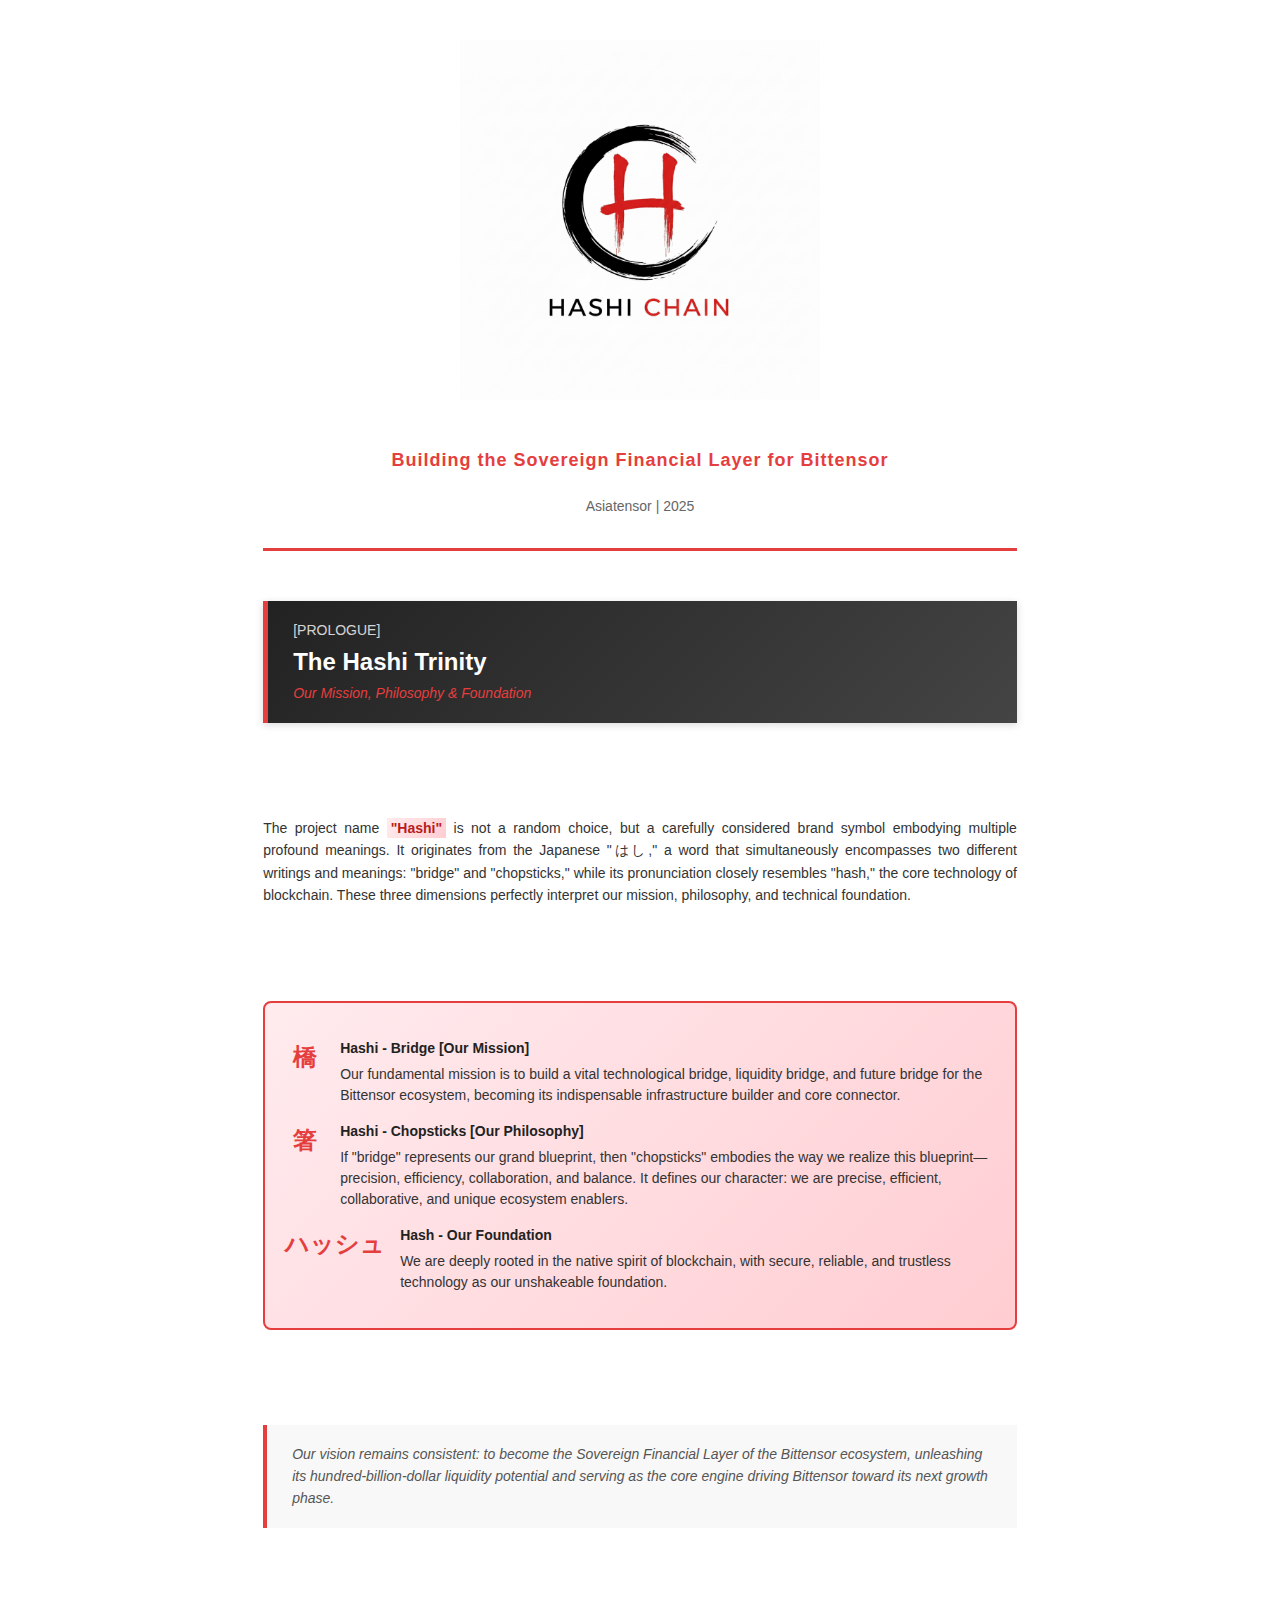
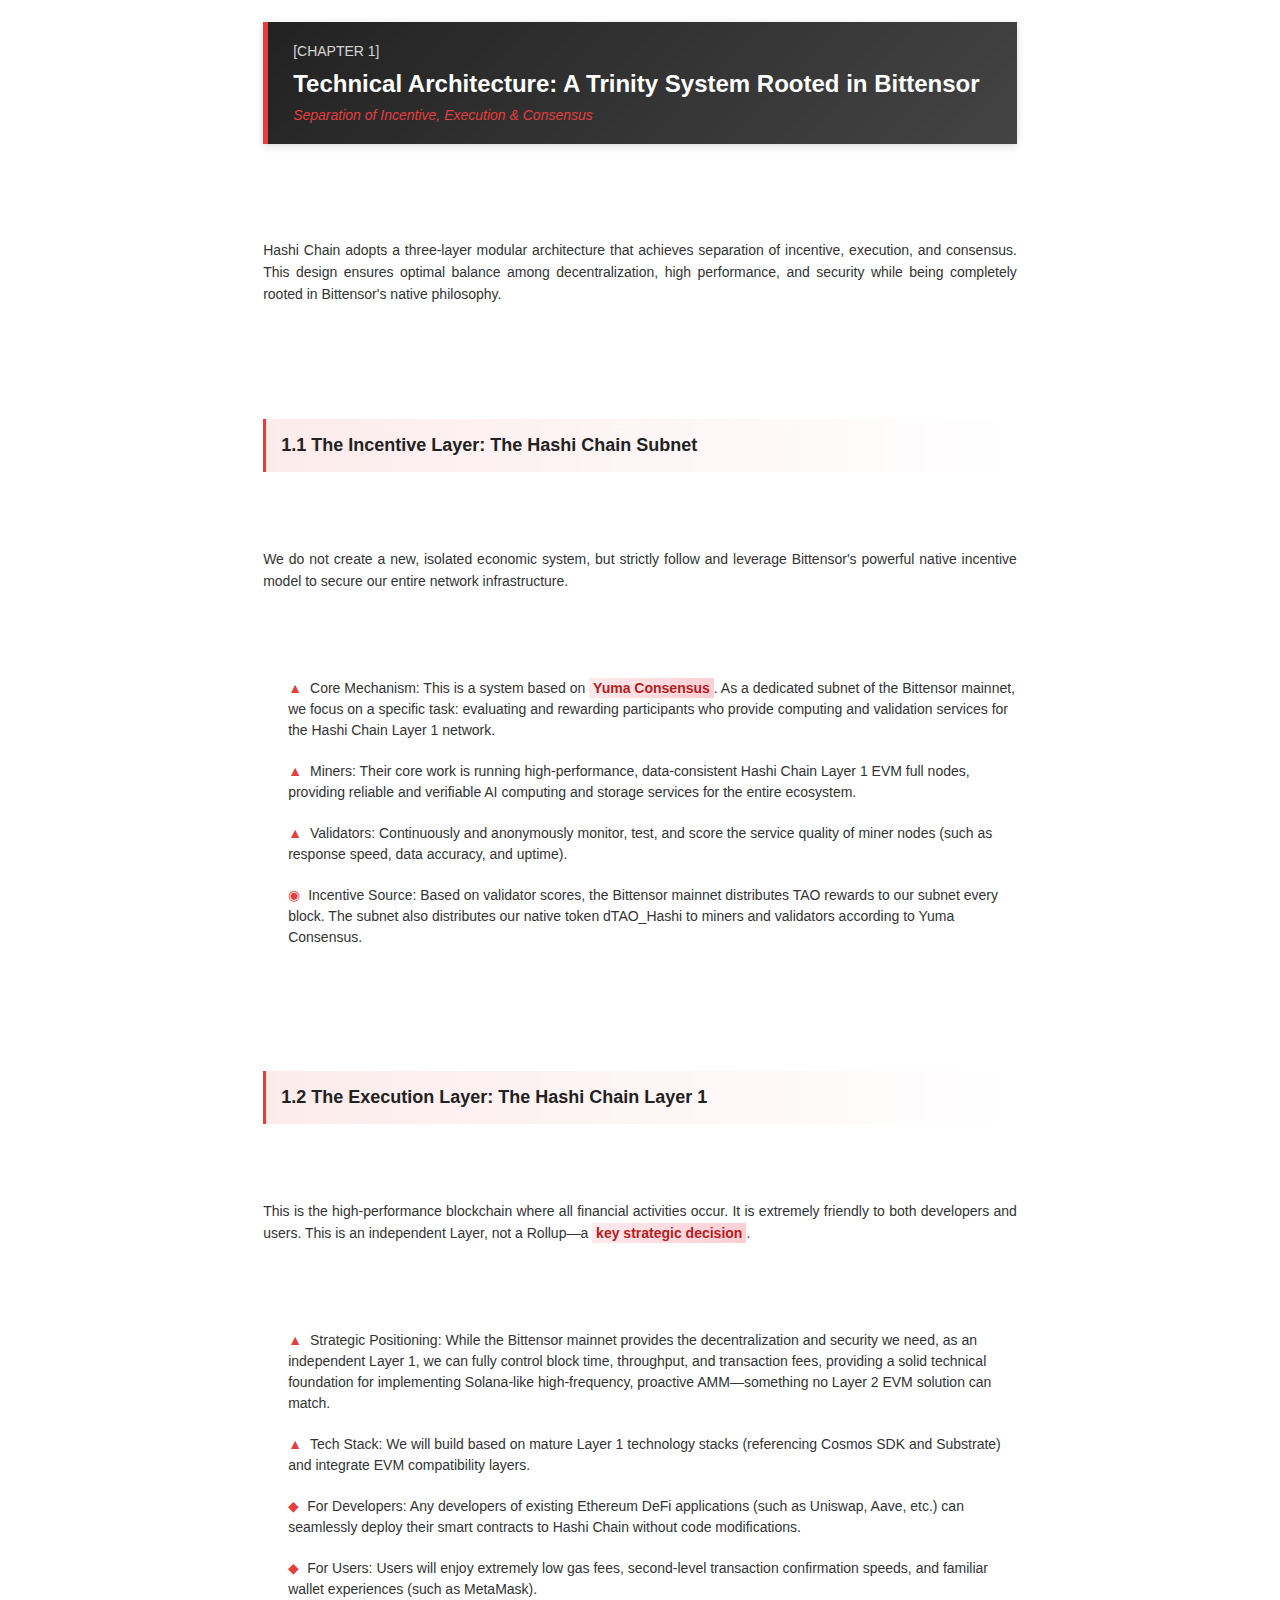
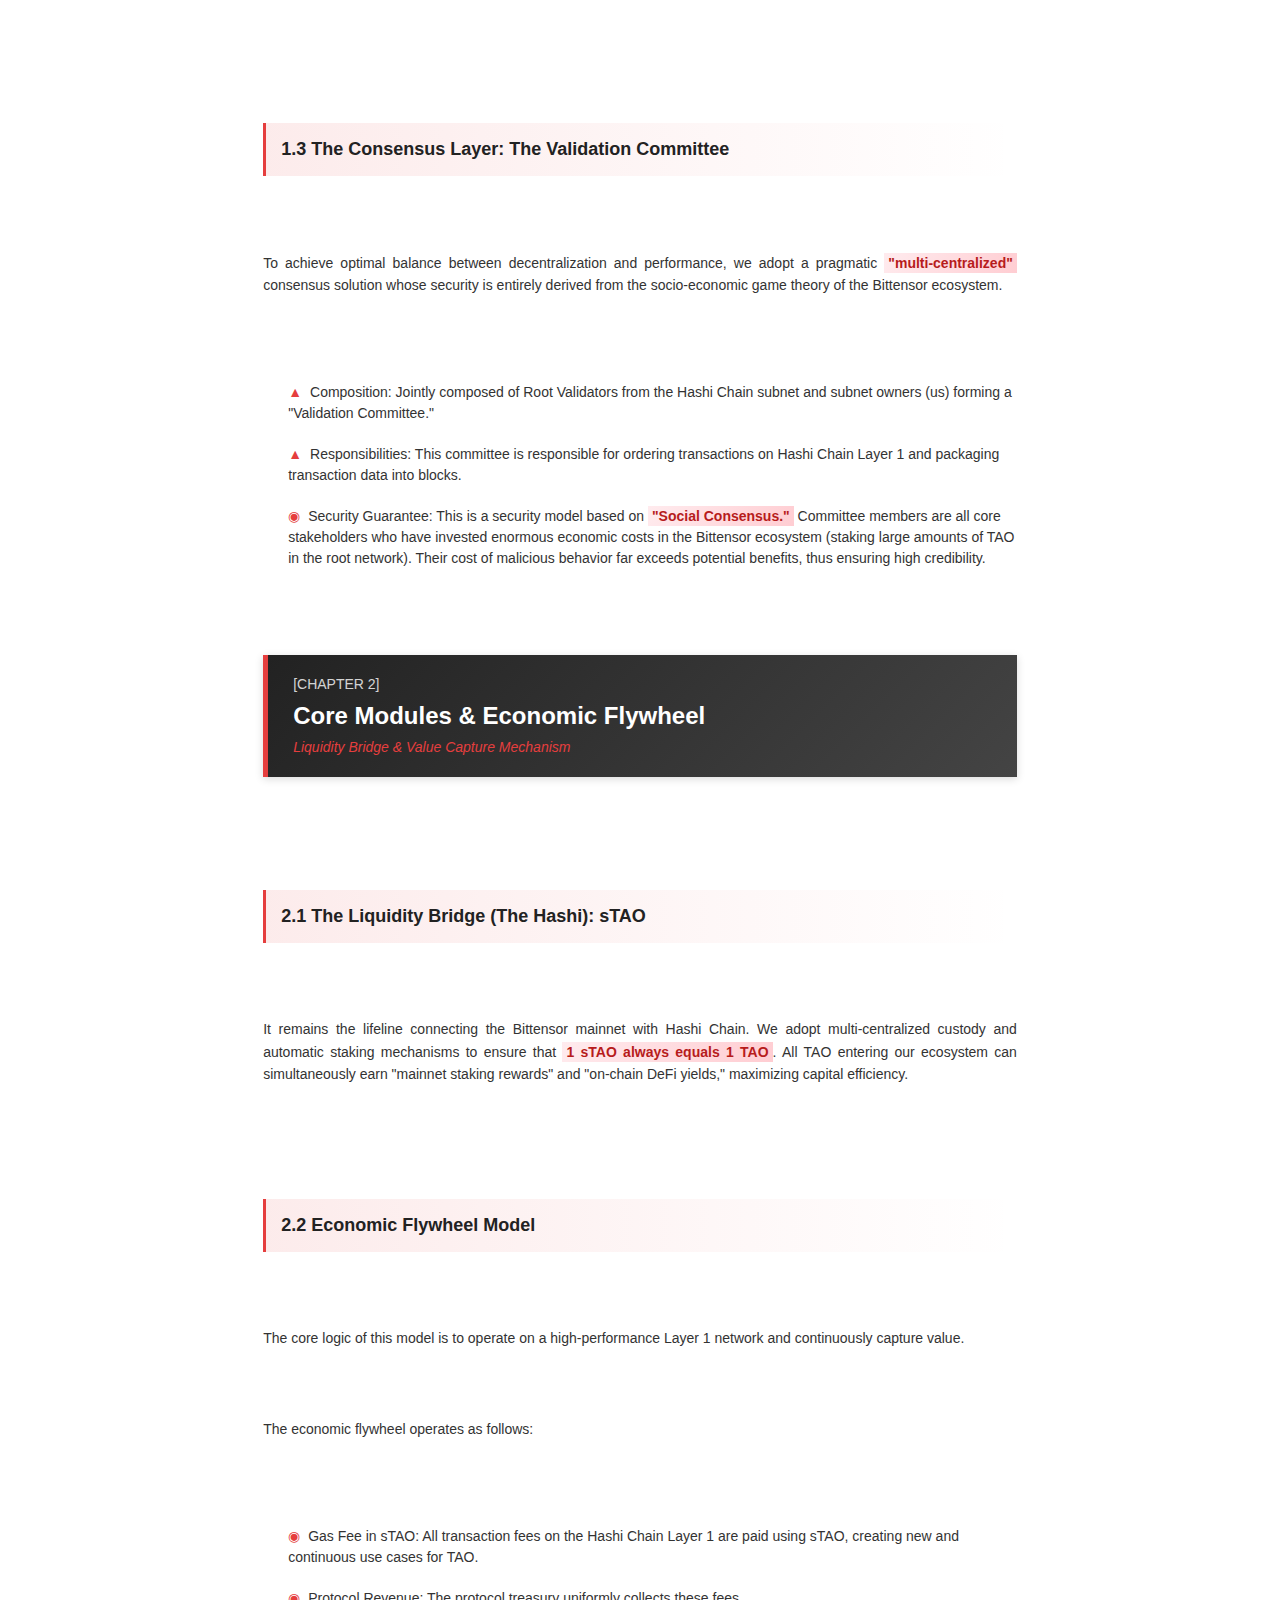
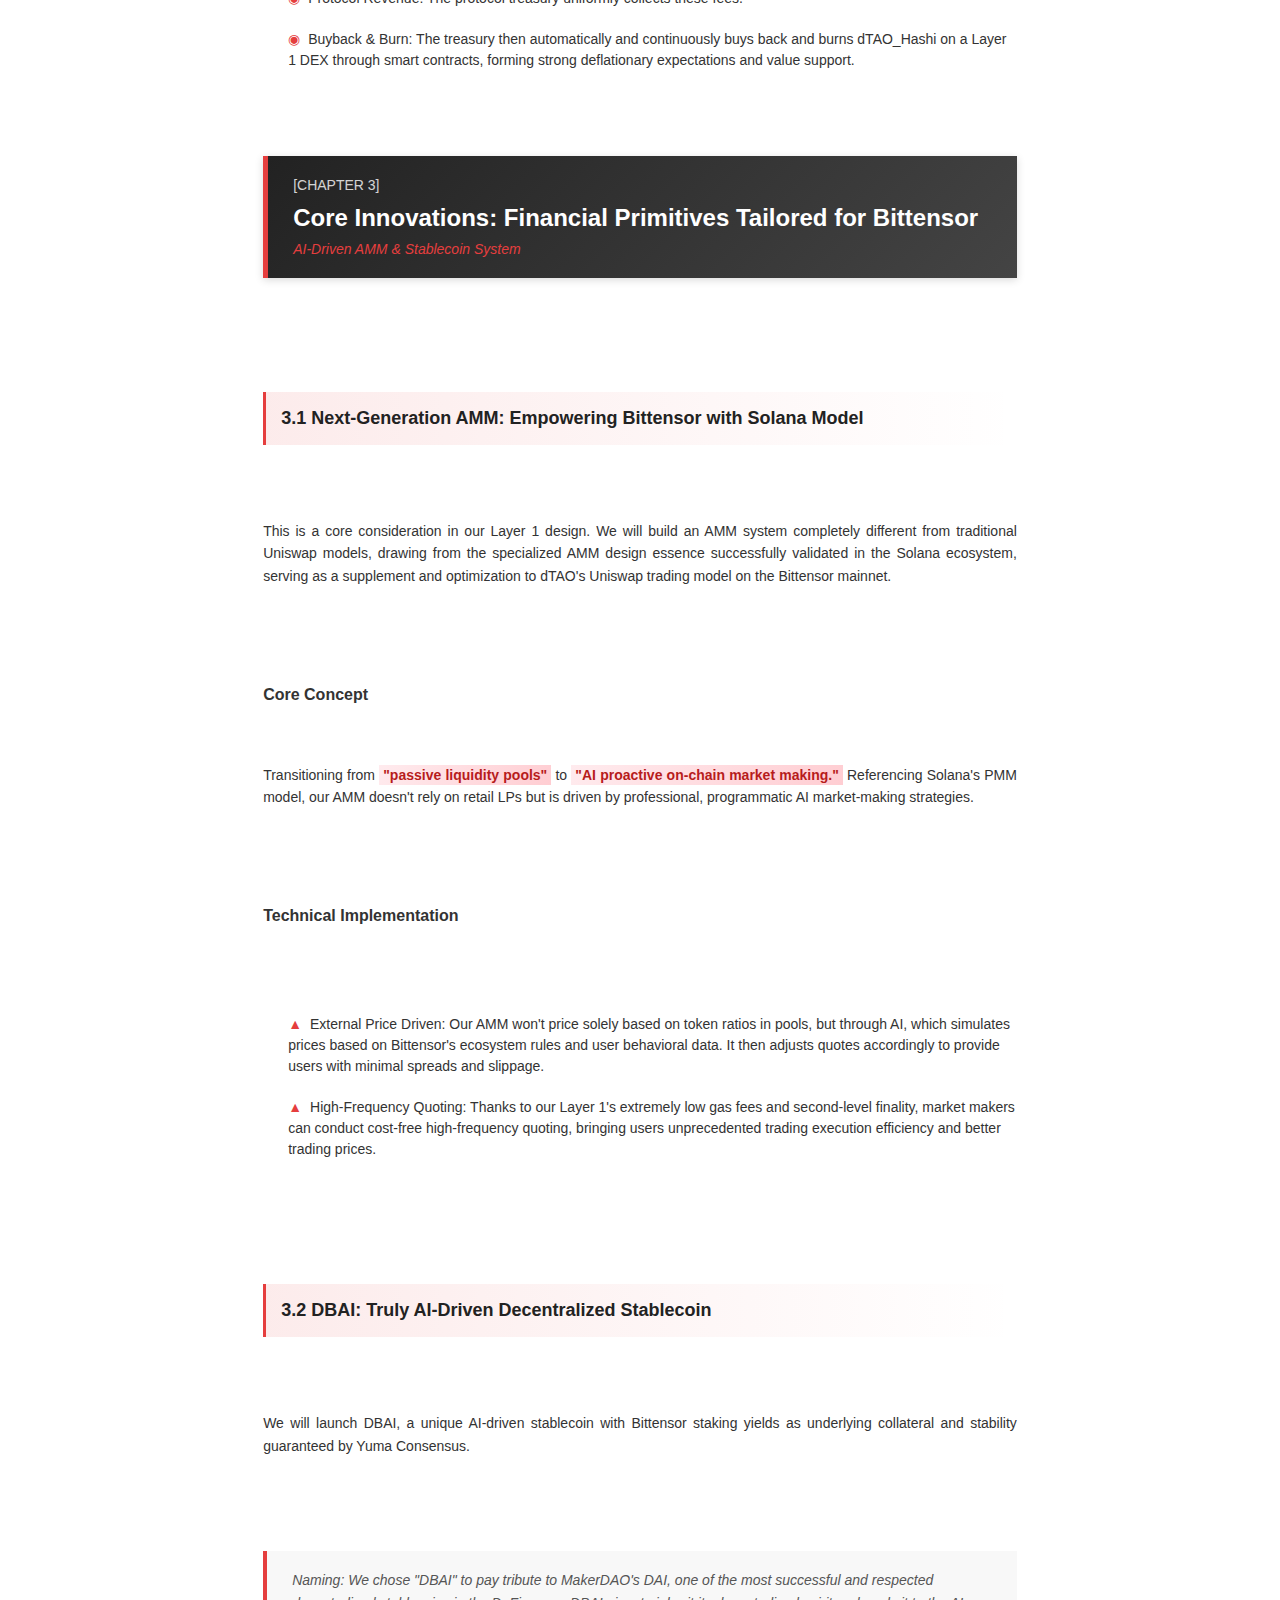
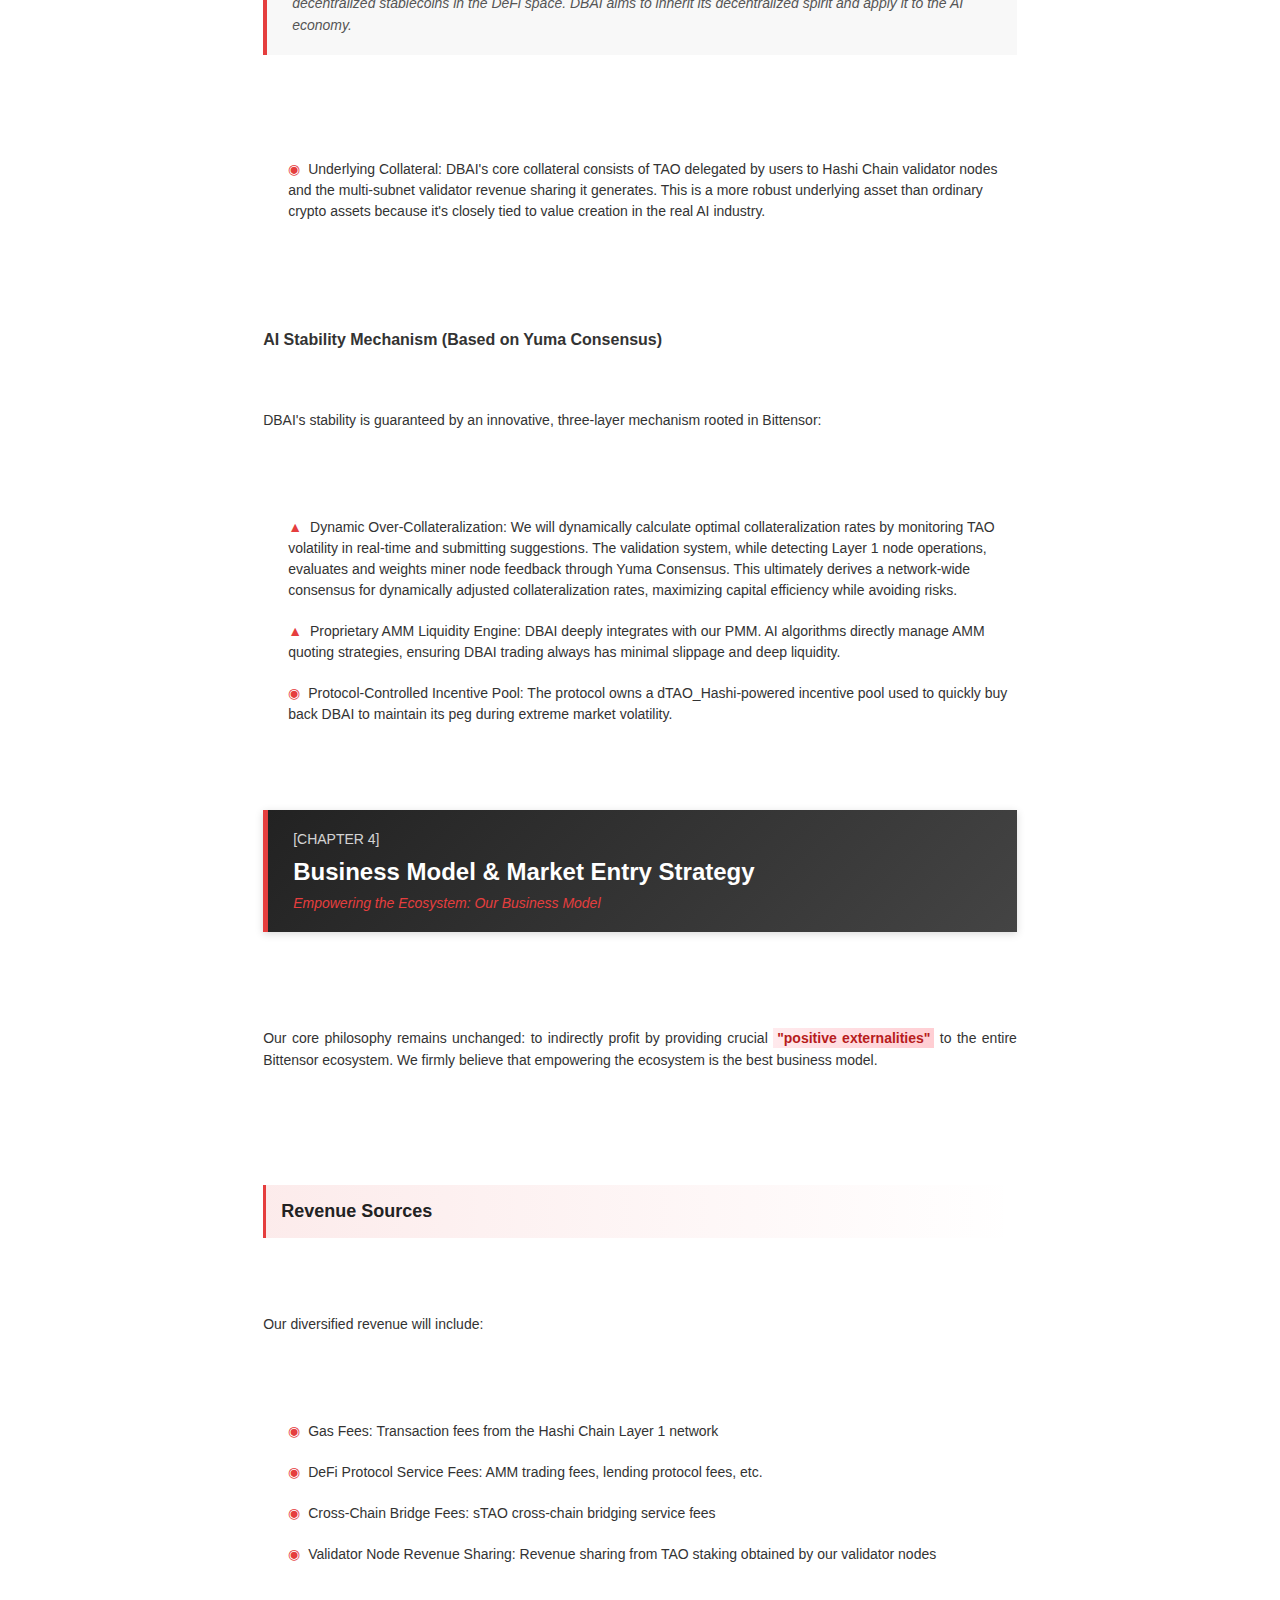
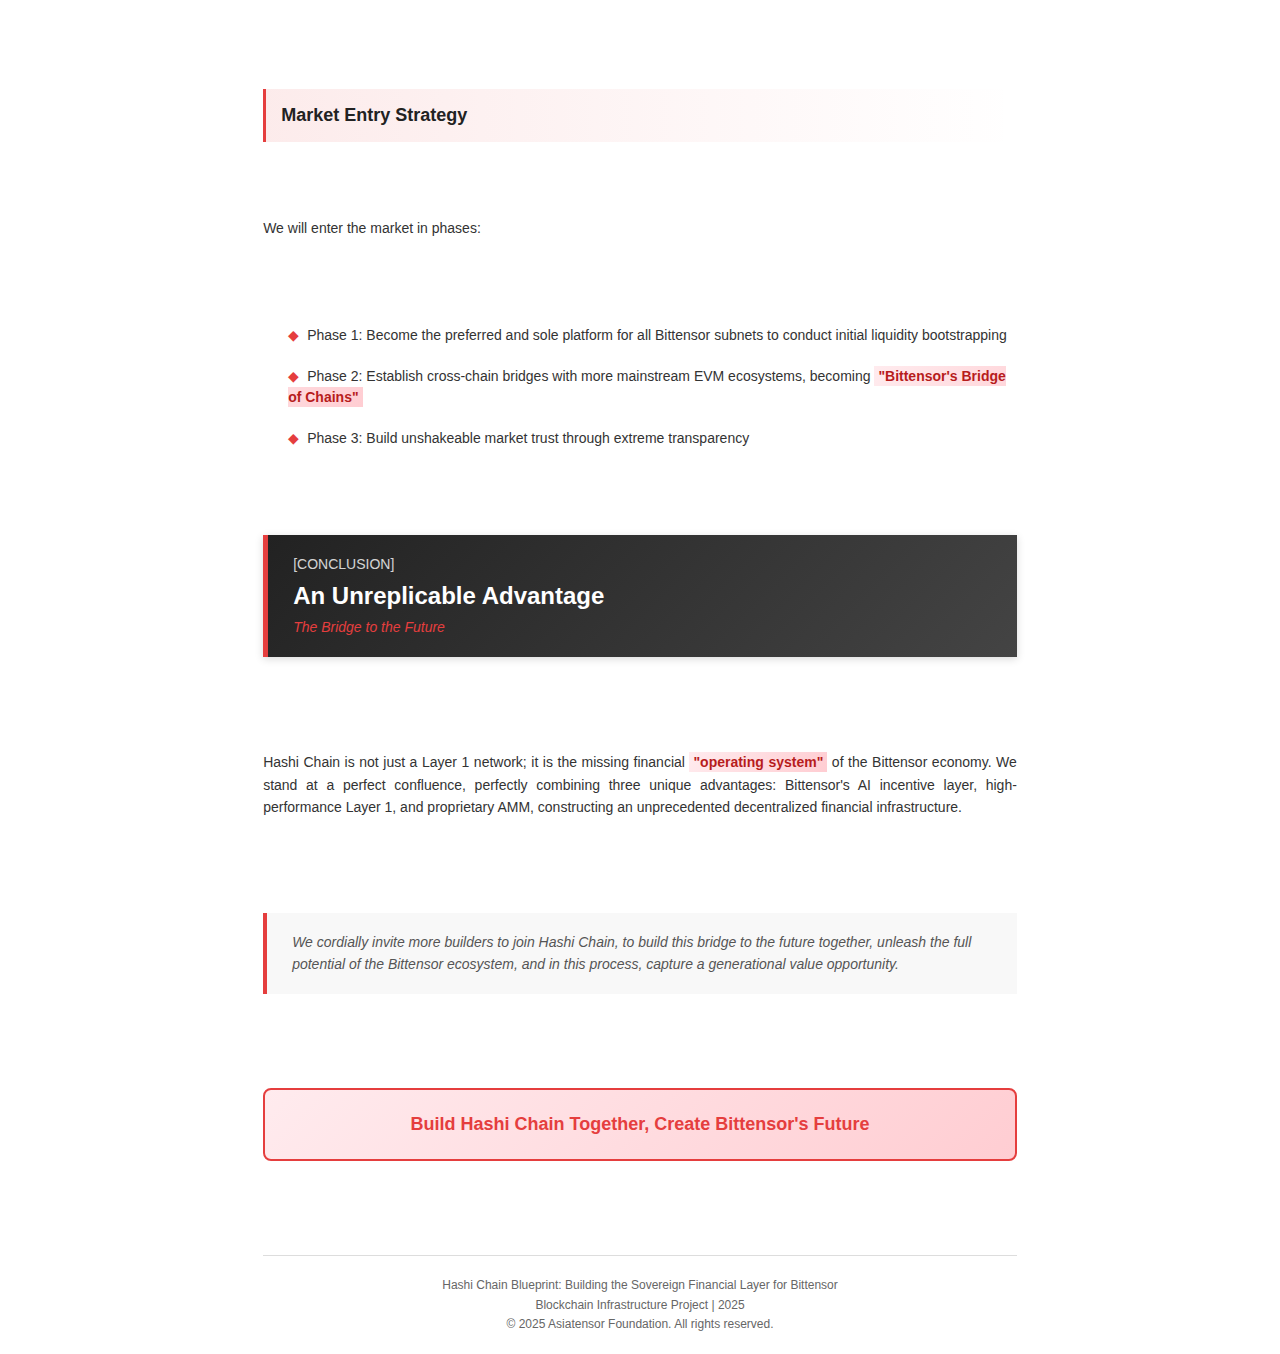
<file: hashi-chain-document-en.html>
<!DOCTYPE html>
<html lang="en">
<head>
    <meta charset="UTF-8">
    <meta name="viewport" content="width=device-width, initial-scale=1.0">
    <title>Hashi Chain Blueprint: Building the Sovereign Financial Layer for Bittensor</title>
    <style>
        /* PDF-specific styles */
        @media print {
            @page {
                size: A4;
                margin: 25mm 20mm;
                @top-center {
                    content: "Hashi Chain Blueprint: Building the Sovereign Financial Layer for Bittensor";
                    font-size: 9px;
                    color: #888;
                }
                @bottom-center {
                    content: "Page " counter(page);
                    font-size: 9px;
                    color: #888;
                }
            }
            
            @page :first {
                margin-top: 35mm;
                @top-center {
                    content: none;
                }
            }
            
            * {
                -webkit-print-color-adjust: exact !important;
                print-color-adjust: exact !important;
            }
            
            body {
                font-size: 12px;
                line-height: 1.5;
                color: #333;
            }
            
            .page-break {
                page-break-before: always;
            }
            
            .no-break {
                page-break-inside: avoid;
            }
        }
        
        /* Basic styles */
        * {
            margin: 0;
            padding: 0;
            box-sizing: border-box;
        }
        
        body {
            font-family: 'Helvetica Neue', 'Arial', 'Segoe UI', 'Roboto', sans-serif;
            font-size: 14px;
            line-height: 1.6;
            color: #333;
            background: #fff;
            max-width: 210mm;
            margin: 0 auto;
            padding: 20px;
        }
        
        /* Header styles */
        .document-header {
            text-align: center;
            margin-bottom: 50px;
            border-bottom: 3px solid #E53E3E;
            padding-bottom: 30px;
            padding-top: 20px;
        }
        
        @media print {
            .document-header {
                margin-bottom: 60px;
                padding-top: 0;
            }
        }
        
        .logo-container {
            margin-bottom: 40px;
        }
        
        @media print {
            .logo-container {
                margin-bottom: 35mm;
            }
        }
        
        .logo-img {
            width: 360px;
            height: auto;
        }
        
        @media print {
            .logo-img {
                width: 320px;
            }
        }
        
        .document-subtitle {
            font-size: 18px;
            color: #E53E3E;
            font-weight: 600;
            margin-bottom: 20px;
            letter-spacing: 1px;
        }
        
        @media print {
            .document-subtitle {
                font-size: 16px;
                margin-bottom: 15px;
            }
        }
        
        .document-date {
            font-size: 14px;
            color: #666;
            font-weight: 500;
        }
        
        @media print {
            .document-date {
                font-size: 12px;
            }
        }
        
        /* Chapter styles */
        .chapter {
            margin-bottom: 45px;
        }
        
        @media print {
            .chapter {
                margin-bottom: 35mm;
            }
        }
        
        .chapter-header {
            background: linear-gradient(135deg, #222 0%, #444 100%);
            color: white;
            padding: 18px 25px;
            margin-bottom: 25mm;
            border-left: 5px solid #E53E3E;
            box-shadow: 0 2px 8px rgba(0,0,0,0.15);
        }
        
        @media print {
            .chapter-header {
                padding: 15px 20px;
                margin-bottom: 20mm;
                box-shadow: none;
                -webkit-print-color-adjust: exact;
                print-color-adjust: exact;
            }
        }
        
        .chapter-number {
            font-size: 14px;
            opacity: 0.8;
        }
        
        .chapter-title {
            font-size: 24px;
            font-weight: bold;
            margin-top: 5px;
            line-height: 1.3;
        }
        
        @media print {
            .chapter-title {
                font-size: 20px;
            }
        }
        
        .chapter-tagline {
            font-size: 14px;
            font-style: italic;
            color: #E53E3E;
            margin-top: 5px;
        }
        
        /* Content styles */
        .section-title {
            font-size: 18px;
            font-weight: bold;
            color: #222;
            margin: 30mm 0 20mm 0;
            padding-left: 15px;
            border-left: 3px solid #E53E3E;
            background: linear-gradient(90deg, rgba(229, 62, 62, 0.1) 0%, rgba(229, 62, 62, 0) 100%);
            padding-top: 12px;
            padding-bottom: 12px;
        }
        
        @media print {
            .section-title {
                margin: 25mm 0 15mm 0;
                page-break-after: avoid;
            }
        }
        
        .subsection-title {
            font-size: 16px;
            font-weight: bold;
            color: #333;
            margin: 25mm 0 15mm 0;
        }
        
        @media print {
            .subsection-title {
                margin: 20mm 0 10mm 0;
                page-break-after: avoid;
            }
        }
        
        .content-paragraph {
            margin-bottom: 18mm;
            text-align: justify;
            line-height: 1.6;
        }
        
        @media print {
            .content-paragraph {
                margin-bottom: 15mm;
                line-height: 1.5;
            }
        }
        
        .highlight-text {
            background: linear-gradient(120deg, #FFEBEE 0%, #FFCDD2 100%);
            padding: 2px 4px;
            font-weight: 600;
            color: #B71C1C;
        }
        
        .important-quote {
            background: #f8f8f8;
            border-left: 4px solid #E53E3E;
            padding: 18px 25px;
            margin: 25mm 0;
            font-style: italic;
            color: #555;
            line-height: 1.6;
        }
        
        @media print {
            .important-quote {
                margin: 20mm 0;
                padding: 15px 20px;
                page-break-inside: avoid;
            }
        }
        
        /* List styles */
        .feature-list {
            list-style: none;
            margin: 20mm 0;
        }
        
        @media print {
            .feature-list {
                margin: 15mm 0;
            }
        }
        
        .feature-list li {
            padding: 10px 0;
            padding-left: 25px;
            position: relative;
            line-height: 1.5;
        }
        
        @media print {
            .feature-list li {
                padding: 8px 0;
                break-inside: avoid;
            }
        }
        
        .feature-list li:before {
            content: "";
            color: #E53E3E;
            position: absolute;
            left: 0;
            font-weight: bold;
        }
        
        /* Icon text styles */
        .icon-text {
            display: inline-flex;
            align-items: center;
            gap: 8px;
        }
        
        .icon-text:before {
            content: "▶";
            font-size: 14px;
            color: #E53E3E;
        }
        
        .icon-text.bridge:before {
            content: "◆";
        }
        
        .icon-text.technical:before {
            content: "▲";
        }
        
        .icon-text.economic:before {
            content: "◉";
        }
        
        /* Code block styles */
        .code-block {
            background: #f5f5f5;
            border: 1px solid #ddd;
            border-radius: 4px;
            padding: 20px;
            font-family: 'Courier New', monospace;
            font-size: 11px;
            margin: 20mm 0;
            overflow-x: auto;
            line-height: 1.4;
        }
        
        @media print {
            .code-block {
                margin: 15mm 0;
                padding: 15px;
                font-size: 10px;
                page-break-inside: avoid;
            }
        }
        
        /* Footer styles */
        .page-footer {
            text-align: center;
            margin-top: 40px;
            padding-top: 20px;
            border-top: 1px solid #ddd;
            font-size: 12px;
            color: #666;
        }
        
        /* Print optimization */
        @media print {
            .chapter {
                page-break-inside: avoid;
            }
            
            .section-title {
                page-break-after: avoid;
                orphans: 2;
                widows: 2;
            }
            
            .subsection-title {
                page-break-after: avoid;
                orphans: 2;
                widows: 2;
            }
            
            .feature-list {
                page-break-inside: avoid;
            }
            
            .important-quote {
                page-break-inside: avoid;
            }
            
            .code-block {
                page-break-inside: avoid;
            }
            
            /* Orphan handling */
            p, .content-paragraph {
                orphans: 2;
                widows: 2;
            }
        }
        
        /* Special emphasis styles */
        .emphasis-box {
            background: linear-gradient(135deg, #FFEBEE 0%, #FFCDD2 100%);
            border: 2px solid #E53E3E;
            border-radius: 8px;
            padding: 20px;
            margin: 25mm 0;
        }
        
        @media print {
            .emphasis-box {
                margin: 20mm 0;
                page-break-inside: avoid;
            }
        }
        
        .hashi-meaning {
            display: grid;
            grid-template-columns: auto 1fr;
            gap: 15px;
            align-items: flex-start;
            margin: 15px 0;
        }
        
        .hashi-symbol {
            font-size: 24px;
            font-weight: bold;
            color: #E53E3E;
            text-align: center;
            min-width: 40px;
        }
        
        .hashi-content {
            line-height: 1.5;
        }
        
        .hashi-title {
            font-weight: bold;
            color: #222;
            margin-bottom: 5px;
        }
    </style>
</head>
<body>
    <!-- Document Title Page -->
    <div class="document-header no-break">
        <div class="logo-container">
            <img src="./hashi-logo.png" class="logo-img" alt="Hashi Chain Logo">
        </div>
        <h2 class="document-subtitle">Building the Sovereign Financial Layer for Bittensor</h2>
        <div class="document-date">Asiatensor | 2025</div>
    </div>
    
    <div class="title-page-break" style="page-break-after: always; height: 0;"></div>

    <!-- Prologue: The Hashi Trinity -->
    <div class="chapter no-break">
        <div class="chapter-header">
            <div class="chapter-number">[PROLOGUE]</div>
            <h2 class="chapter-title">The Hashi Trinity</h2>
            <div class="chapter-tagline">Our Mission, Philosophy & Foundation</div>
        </div>
        
        <div class="content-paragraph">
            The project name <span class="highlight-text">"Hashi"</span> is not a random choice, but a carefully considered brand symbol embodying multiple profound meanings. It originates from the Japanese "はし," a word that simultaneously encompasses two different writings and meanings: "bridge" and "chopsticks," while its pronunciation closely resembles "hash," the core technology of blockchain. These three dimensions perfectly interpret our mission, philosophy, and technical foundation.
        </div>

        <div class="emphasis-box">
            <div class="hashi-meaning">
                <div class="hashi-symbol">橋</div>
                <div class="hashi-content">
                    <div class="hashi-title">Hashi - Bridge [Our Mission]</div>
                    Our fundamental mission is to build a vital technological bridge, liquidity bridge, and future bridge for the Bittensor ecosystem, becoming its indispensable infrastructure builder and core connector.
                </div>
            </div>
            
            <div class="hashi-meaning">
                <div class="hashi-symbol">箸</div>
                <div class="hashi-content">
                    <div class="hashi-title">Hashi - Chopsticks [Our Philosophy]</div>
                    If "bridge" represents our grand blueprint, then "chopsticks" embodies the way we realize this blueprint—precision, efficiency, collaboration, and balance. It defines our character: we are precise, efficient, collaborative, and unique ecosystem enablers.
                </div>
            </div>
            
            <div class="hashi-meaning">
                <div class="hashi-symbol">ハッシュ</div>
                <div class="hashi-content">
                    <div class="hashi-title">Hash - Our Foundation</div>
                    We are deeply rooted in the native spirit of blockchain, with secure, reliable, and trustless technology as our unshakeable foundation.
                </div>
            </div>
        </div>

        <div class="important-quote">
            Our vision remains consistent: to become the Sovereign Financial Layer of the Bittensor ecosystem, unleashing its hundred-billion-dollar liquidity potential and serving as the core engine driving Bittensor toward its next growth phase.
        </div>
    </div>

    <!-- Chapter 1: Technical Architecture -->
    <div class="chapter page-break">
        <div class="chapter-header">
            <div class="chapter-number">[CHAPTER 1]</div>
            <h2 class="chapter-title">Technical Architecture: A Trinity System Rooted in Bittensor</h2>
            <div class="chapter-tagline">Separation of Incentive, Execution & Consensus</div>
        </div>
        
        <div class="content-paragraph">
            Hashi Chain adopts a three-layer modular architecture that achieves separation of incentive, execution, and consensus. This design ensures optimal balance among decentralization, high performance, and security while being completely rooted in Bittensor's native philosophy.
        </div>
        
        <div class="section-title">1.1 The Incentive Layer: The Hashi Chain Subnet</div>
        
        <div class="content-paragraph">
            We do not create a new, isolated economic system, but strictly follow and leverage Bittensor's powerful native incentive model to secure our entire network infrastructure.
        </div>
        
        <ul class="feature-list">
            <li><span class="icon-text technical">Core Mechanism</span>: This is a system based on <span class="highlight-text">Yuma Consensus</span>. As a dedicated subnet of the Bittensor mainnet, we focus on a specific task: evaluating and rewarding participants who provide computing and validation services for the Hashi Chain Layer 1 network.</li>
            <li><span class="icon-text technical">Miners</span>: Their core work is running high-performance, data-consistent Hashi Chain Layer 1 EVM full nodes, providing reliable and verifiable AI computing and storage services for the entire ecosystem.</li>
            <li><span class="icon-text technical">Validators</span>: Continuously and anonymously monitor, test, and score the service quality of miner nodes (such as response speed, data accuracy, and uptime).</li>
            <li><span class="icon-text economic">Incentive Source</span>: Based on validator scores, the Bittensor mainnet distributes TAO rewards to our subnet every block. The subnet also distributes our native token dTAO_Hashi to miners and validators according to Yuma Consensus.</li>
        </ul>
        
        <div class="section-title">1.2 The Execution Layer: The Hashi Chain Layer 1</div>
        
        <div class="content-paragraph">
            This is the high-performance blockchain where all financial activities occur. It is extremely friendly to both developers and users. This is an independent Layer, not a Rollup—a <span class="highlight-text">key strategic decision</span>.
        </div>
        
        <ul class="feature-list">
            <li><span class="icon-text technical">Strategic Positioning</span>: While the Bittensor mainnet provides the decentralization and security we need, as an independent Layer 1, we can fully control block time, throughput, and transaction fees, providing a solid technical foundation for implementing Solana-like high-frequency, proactive AMM—something no Layer 2 EVM solution can match.</li>
            <li><span class="icon-text technical">Tech Stack</span>: We will build based on mature Layer 1 technology stacks (referencing Cosmos SDK and Substrate) and integrate EVM compatibility layers.</li>
            <li><span class="icon-text bridge">For Developers</span>: Any developers of existing Ethereum DeFi applications (such as Uniswap, Aave, etc.) can seamlessly deploy their smart contracts to Hashi Chain without code modifications.</li>
            <li><span class="icon-text bridge">For Users</span>: Users will enjoy extremely low gas fees, second-level transaction confirmation speeds, and familiar wallet experiences (such as MetaMask).</li>
        </ul>
        
        <div class="section-title">1.3 The Consensus Layer: The Validation Committee</div>
        
        <div class="content-paragraph">
            To achieve optimal balance between decentralization and performance, we adopt a pragmatic <span class="highlight-text">"multi-centralized"</span> consensus solution whose security is entirely derived from the socio-economic game theory of the Bittensor ecosystem.
        </div>
        
        <ul class="feature-list">
            <li><span class="icon-text technical">Composition</span>: Jointly composed of Root Validators from the Hashi Chain subnet and subnet owners (us) forming a "Validation Committee."</li>
            <li><span class="icon-text technical">Responsibilities</span>: This committee is responsible for ordering transactions on Hashi Chain Layer 1 and packaging transaction data into blocks.</li>
            <li><span class="icon-text economic">Security Guarantee</span>: This is a security model based on <span class="highlight-text">"Social Consensus."</span> Committee members are all core stakeholders who have invested enormous economic costs in the Bittensor ecosystem (staking large amounts of TAO in the root network). Their cost of malicious behavior far exceeds potential benefits, thus ensuring high credibility.</li>
        </ul>
    </div>

    <!-- Chapter 2: Core Modules & Economic Flywheel -->
    <div class="chapter page-break">
        <div class="chapter-header">
            <div class="chapter-number">[CHAPTER 2]</div>
            <h2 class="chapter-title">Core Modules & Economic Flywheel</h2>
            <div class="chapter-tagline">Liquidity Bridge & Value Capture Mechanism</div>
        </div>
        
        <div class="section-title">2.1 The Liquidity Bridge (The Hashi): sTAO</div>
        
        <div class="content-paragraph">
            It remains the lifeline connecting the Bittensor mainnet with Hashi Chain. We adopt multi-centralized custody and automatic staking mechanisms to ensure that <span class="highlight-text">1 sTAO always equals 1 TAO</span>. All TAO entering our ecosystem can simultaneously earn "mainnet staking rewards" and "on-chain DeFi yields," maximizing capital efficiency.
        </div>
        
        <div class="section-title">2.2 Economic Flywheel Model</div>
        
        <div class="content-paragraph">
            The core logic of this model is to operate on a high-performance Layer 1 network and continuously capture value.
        </div>
        
        <div class="content-paragraph">
            The economic flywheel operates as follows:
        </div>
        
        <ul class="feature-list">
            <li><span class="icon-text economic">Gas Fee in sTAO</span>: All transaction fees on the Hashi Chain Layer 1 are paid using sTAO, creating new and continuous use cases for TAO.</li>
            <li><span class="icon-text economic">Protocol Revenue</span>: The protocol treasury uniformly collects these fees.</li>
            <li><span class="icon-text economic">Buyback & Burn</span>: The treasury then automatically and continuously buys back and burns dTAO_Hashi on a Layer 1 DEX through smart contracts, forming strong deflationary expectations and value support.</li>
        </ul>
    </div>

    <!-- Chapter 3: Core Innovations -->
    <div class="chapter page-break">
        <div class="chapter-header">
            <div class="chapter-number">[CHAPTER 3]</div>
            <h2 class="chapter-title">Core Innovations: Financial Primitives Tailored for Bittensor</h2>
            <div class="chapter-tagline">AI-Driven AMM & Stablecoin System</div>
        </div>
        
        <div class="section-title">3.1 Next-Generation AMM: Empowering Bittensor with Solana Model</div>
        
        <div class="content-paragraph">
            This is a core consideration in our Layer 1 design. We will build an AMM system completely different from traditional Uniswap models, drawing from the specialized AMM design essence successfully validated in the Solana ecosystem, serving as a supplement and optimization to dTAO's Uniswap trading model on the Bittensor mainnet.
        </div>
        
        <div class="subsection-title">Core Concept</div>
        <div class="content-paragraph">
            Transitioning from <span class="highlight-text">"passive liquidity pools"</span> to <span class="highlight-text">"AI proactive on-chain market making."</span> Referencing Solana's PMM model, our AMM doesn't rely on retail LPs but is driven by professional, programmatic AI market-making strategies.
        </div>
        
        <div class="subsection-title">Technical Implementation</div>
        <ul class="feature-list">
            <li><span class="icon-text technical">External Price Driven</span>: Our AMM won't price solely based on token ratios in pools, but through AI, which simulates prices based on Bittensor's ecosystem rules and user behavioral data. It then adjusts quotes accordingly to provide users with minimal spreads and slippage.</li>
            <li><span class="icon-text technical">High-Frequency Quoting</span>: Thanks to our Layer 1's extremely low gas fees and second-level finality, market makers can conduct cost-free high-frequency quoting, bringing users unprecedented trading execution efficiency and better trading prices.</li>
        </ul>
        
        <div class="section-title">3.2 DBAI: Truly AI-Driven Decentralized Stablecoin</div>
        
        <div class="content-paragraph">
            We will launch DBAI, a unique AI-driven stablecoin with Bittensor staking yields as underlying collateral and stability guaranteed by Yuma Consensus.
        </div>
        
        <div class="important-quote">
            Naming: We chose "DBAI" to pay tribute to MakerDAO's DAI, one of the most successful and respected decentralized stablecoins in the DeFi space. DBAI aims to inherit its decentralized spirit and apply it to the AI economy.
        </div>
        
        <ul class="feature-list">
            <li><span class="icon-text economic">Underlying Collateral</span>: DBAI's core collateral consists of TAO delegated by users to Hashi Chain validator nodes and the multi-subnet validator revenue sharing it generates. This is a more robust underlying asset than ordinary crypto assets because it's closely tied to value creation in the real AI industry.</li>
        </ul>
        
        <div class="subsection-title">AI Stability Mechanism (Based on Yuma Consensus)</div>
        <div class="content-paragraph">
            DBAI's stability is guaranteed by an innovative, three-layer mechanism rooted in Bittensor:
        </div>
        
        <ul class="feature-list">
            <li><span class="icon-text technical">Dynamic Over-Collateralization</span>: We will dynamically calculate optimal collateralization rates by monitoring TAO volatility in real-time and submitting suggestions. The validation system, while detecting Layer 1 node operations, evaluates and weights miner node feedback through Yuma Consensus. This ultimately derives a network-wide consensus for dynamically adjusted collateralization rates, maximizing capital efficiency while avoiding risks.</li>
            <li><span class="icon-text technical">Proprietary AMM Liquidity Engine</span>: DBAI deeply integrates with our PMM. AI algorithms directly manage AMM quoting strategies, ensuring DBAI trading always has minimal slippage and deep liquidity.</li>
            <li><span class="icon-text economic">Protocol-Controlled Incentive Pool</span>: The protocol owns a dTAO_Hashi-powered incentive pool used to quickly buy back DBAI to maintain its peg during extreme market volatility.</li>
        </ul>
    </div>

    <!-- Chapter 4: Business Model & Market Entry Strategy -->
    <div class="chapter page-break">
        <div class="chapter-header">
            <div class="chapter-number">[CHAPTER 4]</div>
            <h2 class="chapter-title">Business Model & Market Entry Strategy</h2>
            <div class="chapter-tagline">Empowering the Ecosystem: Our Business Model</div>
        </div>
        
        <div class="content-paragraph">
            Our core philosophy remains unchanged: to indirectly profit by providing crucial <span class="highlight-text">"positive externalities"</span> to the entire Bittensor ecosystem. We firmly believe that empowering the ecosystem is the best business model.
        </div>
        
        <div class="section-title">Revenue Sources</div>
        <div class="content-paragraph">
            Our diversified revenue will include:
        </div>
        <ul class="feature-list">
            <li><span class="icon-text economic">Gas Fees</span>: Transaction fees from the Hashi Chain Layer 1 network</li>
            <li><span class="icon-text economic">DeFi Protocol Service Fees</span>: AMM trading fees, lending protocol fees, etc.</li>
            <li><span class="icon-text economic">Cross-Chain Bridge Fees</span>: sTAO cross-chain bridging service fees</li>
            <li><span class="icon-text economic">Validator Node Revenue Sharing</span>: Revenue sharing from TAO staking obtained by our validator nodes</li>
        </ul>
        
        <div class="section-title">Market Entry Strategy</div>
        <div class="content-paragraph">
            We will enter the market in phases:
        </div>
        <ul class="feature-list">
            <li><span class="icon-text bridge">Phase 1</span>: Become the preferred and sole platform for all Bittensor subnets to conduct initial liquidity bootstrapping</li>
            <li><span class="icon-text bridge">Phase 2</span>: Establish cross-chain bridges with more mainstream EVM ecosystems, becoming <span class="highlight-text">"Bittensor's Bridge of Chains"</span></li>
            <li><span class="icon-text bridge">Phase 3</span>: Build unshakeable market trust through extreme transparency</li>
        </ul>
    </div>

    <!-- Conclusion -->
    <div class="chapter page-break">
        <div class="chapter-header">
            <div class="chapter-number">[CONCLUSION]</div>
            <h2 class="chapter-title">An Unreplicable Advantage</h2>
            <div class="chapter-tagline">The Bridge to the Future</div>
        </div>
        
        <div class="content-paragraph">
            Hashi Chain is not just a Layer 1 network; it is the missing financial <span class="highlight-text">"operating system"</span> of the Bittensor economy. We stand at a perfect confluence, perfectly combining three unique advantages: Bittensor's AI incentive layer, high-performance Layer 1, and proprietary AMM, constructing an unprecedented decentralized financial infrastructure.
        </div>
        
        <div class="important-quote">
            We cordially invite more builders to join Hashi Chain, to build this bridge to the future together, unleash the full potential of the Bittensor ecosystem, and in this process, capture a generational value opportunity.
        </div>
        
        <div class="emphasis-box">
            <div class="content-paragraph" style="text-align: center; font-size: 18px; font-weight: bold; color: #E53E3E; margin-bottom: 0;">
                Build Hashi Chain Together, Create Bittensor's Future
            </div>
        </div>
    </div>

    <!-- Footer -->
    <div class="page-footer">
        <div>Hashi Chain Blueprint: Building the Sovereign Financial Layer for Bittensor</div>
        <div>Blockchain Infrastructure Project | 2025</div>
        <div>© 2025 Asiatensor Foundation. All rights reserved.</div>
    </div>
</body>
</html>
</file>
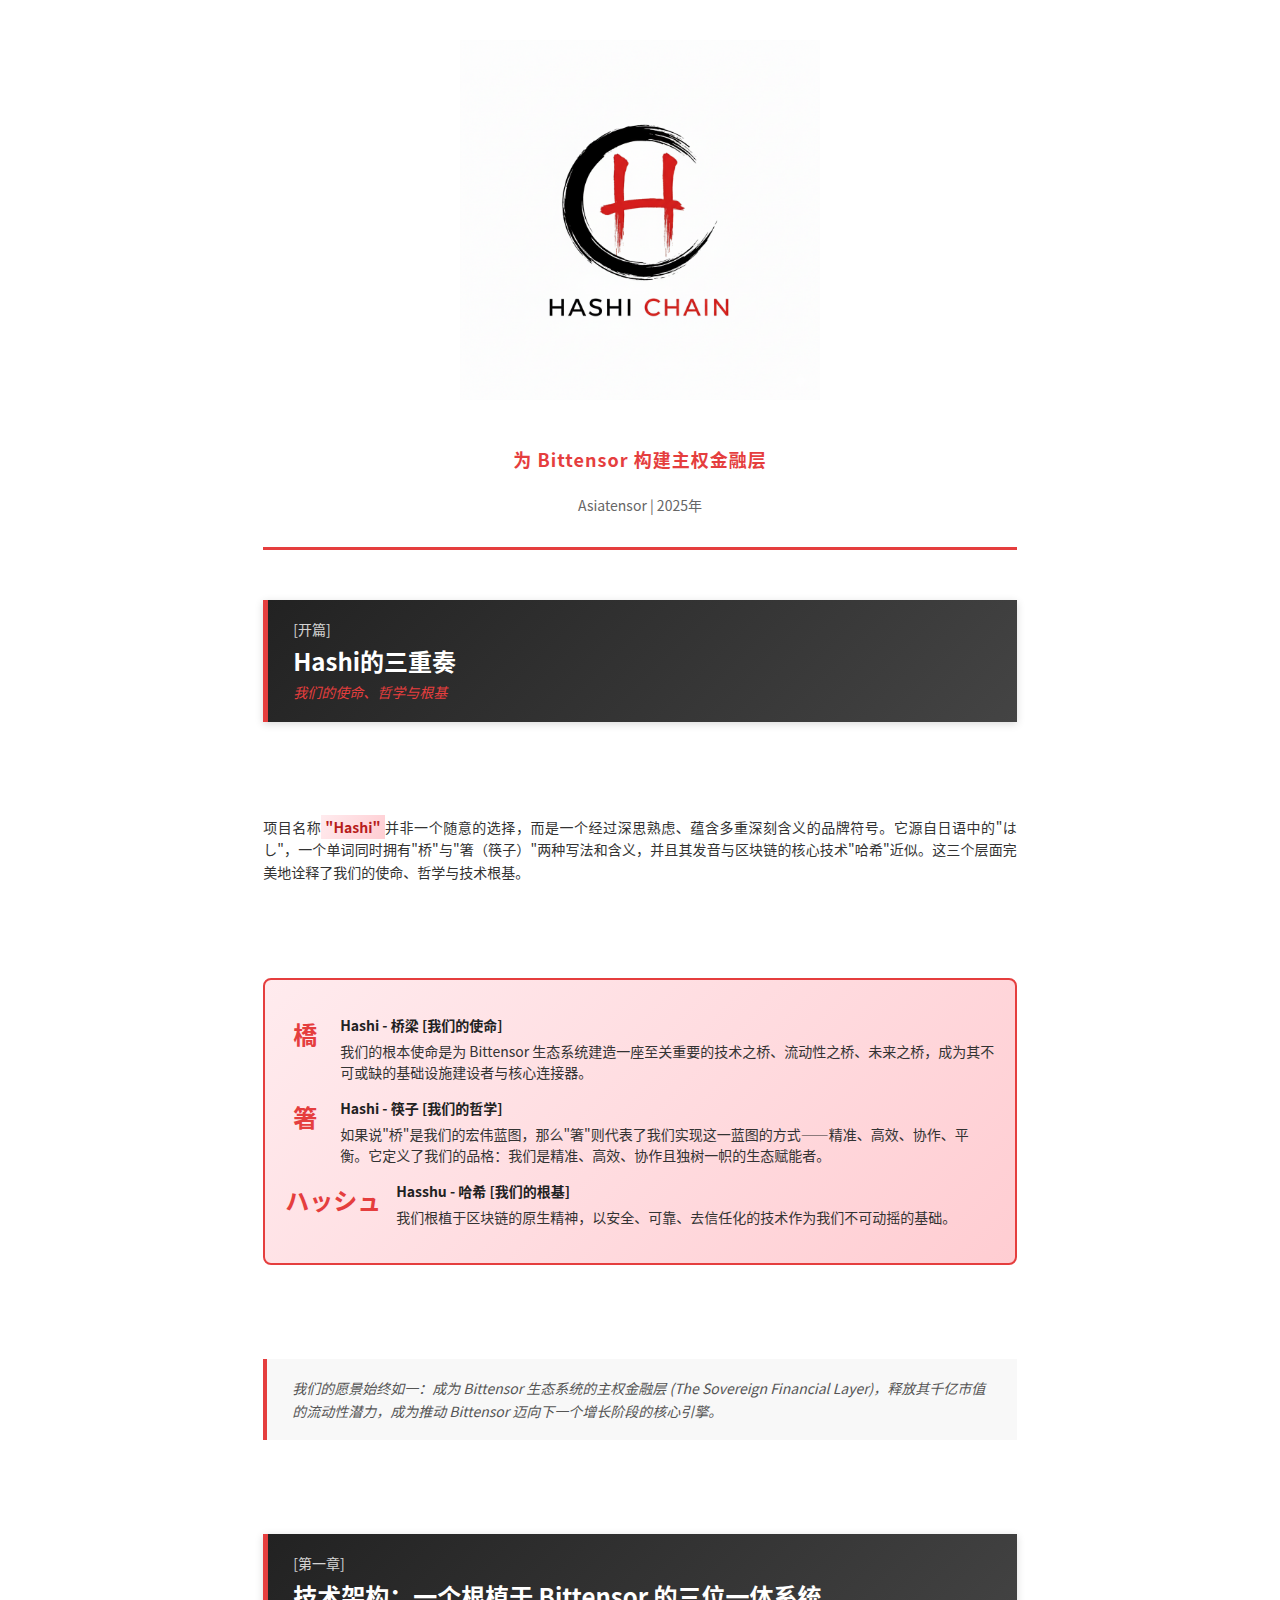
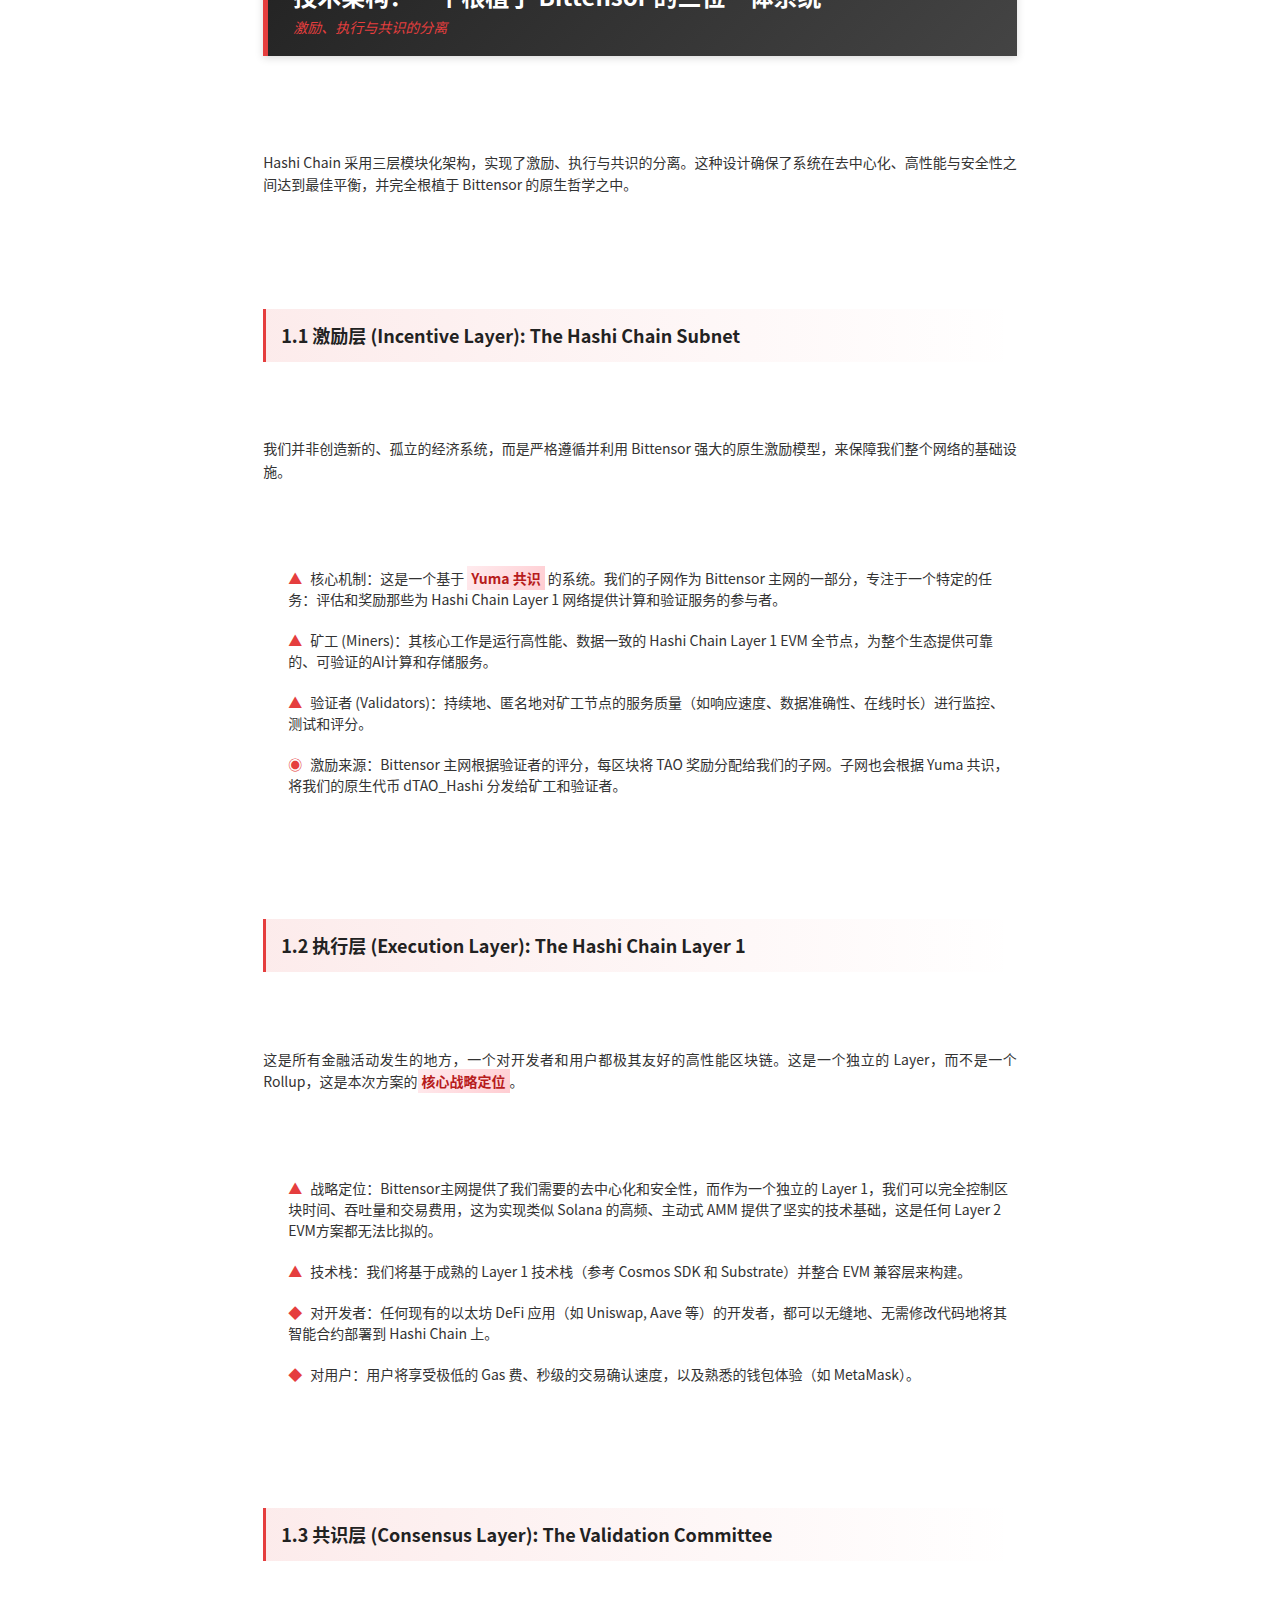
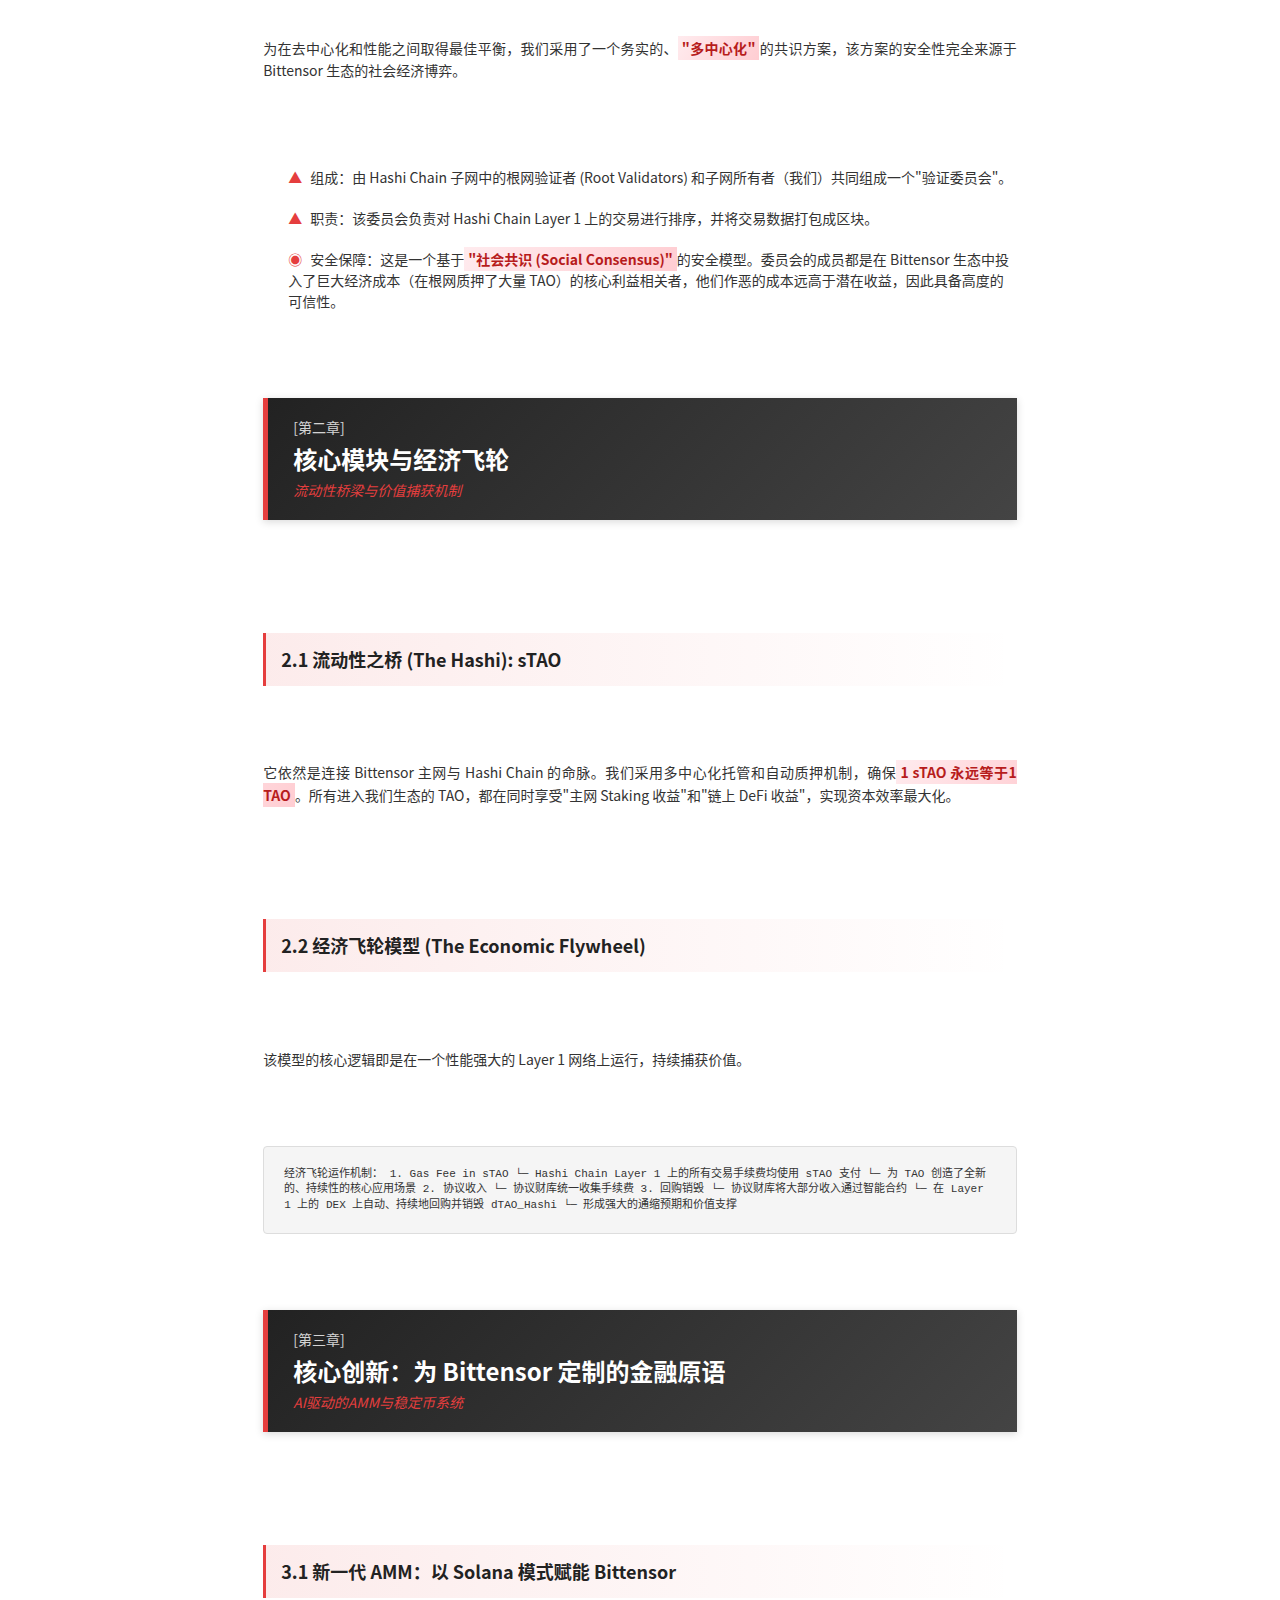
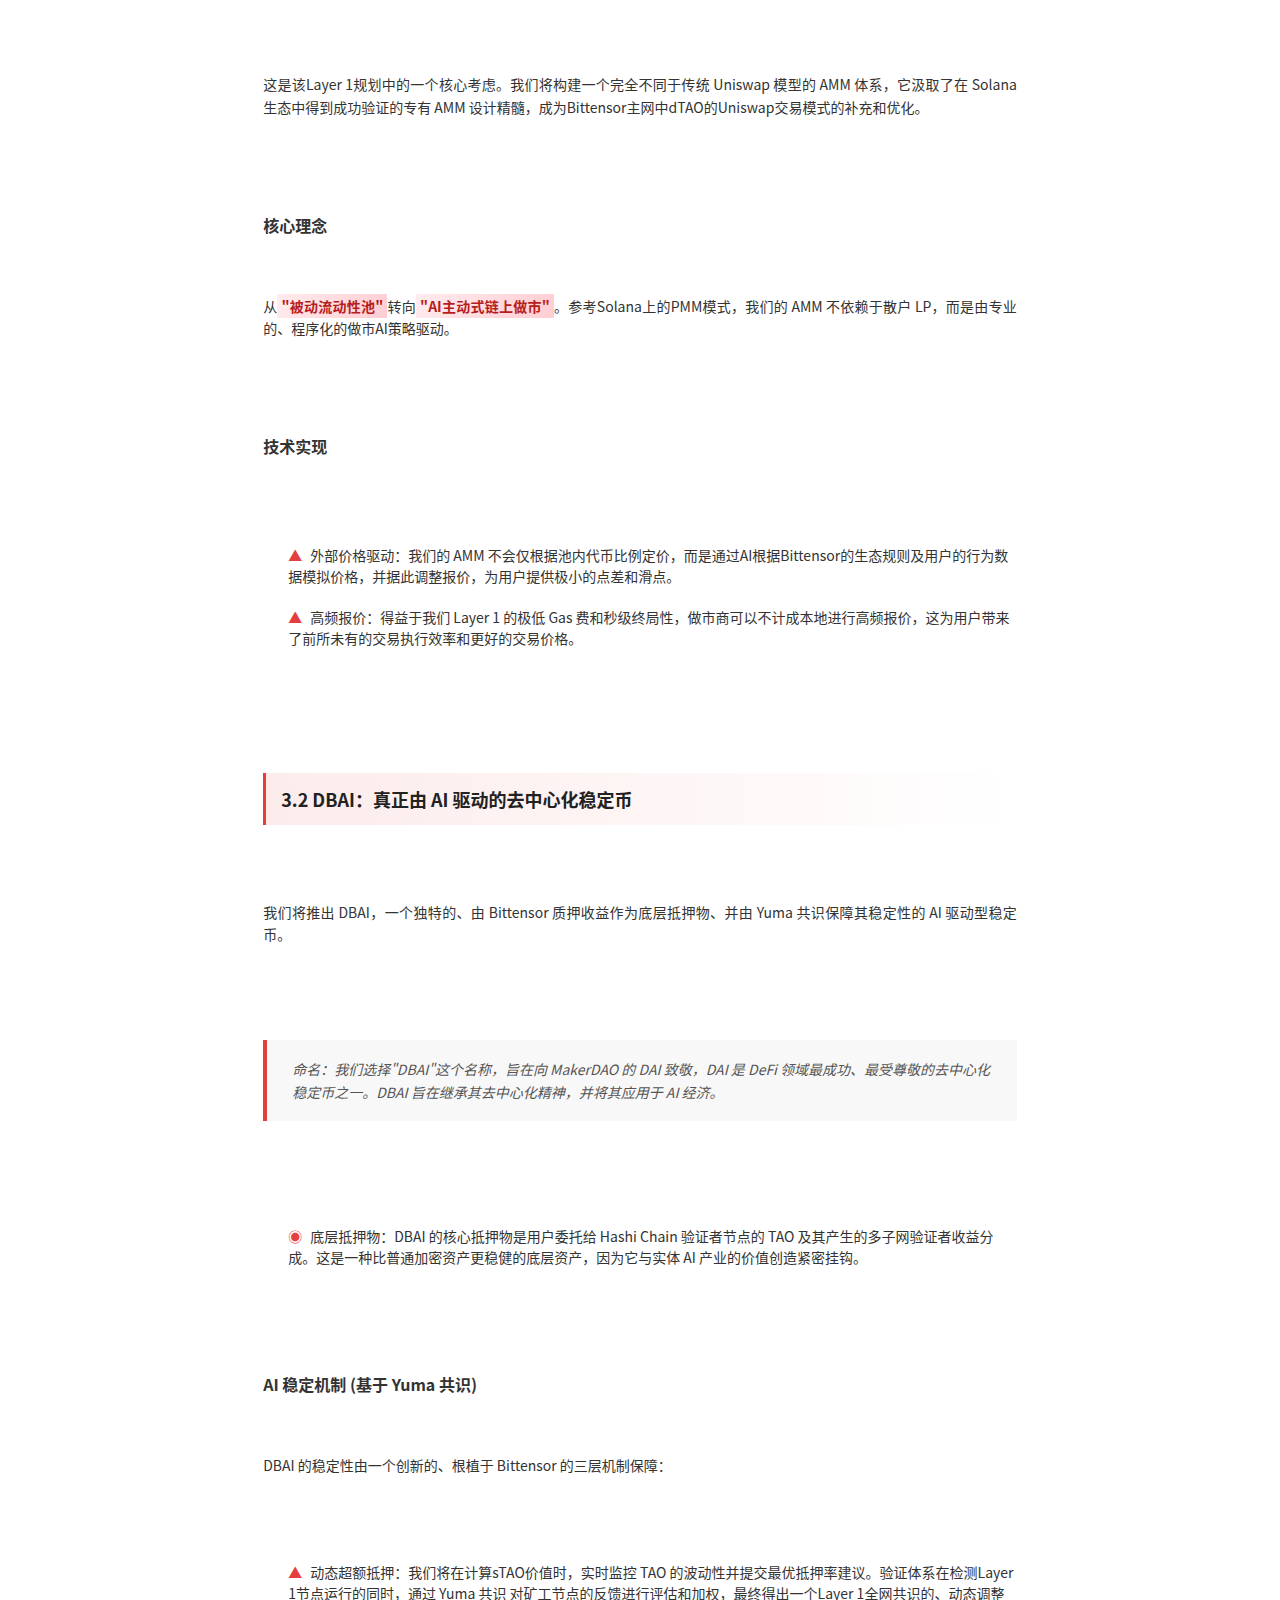
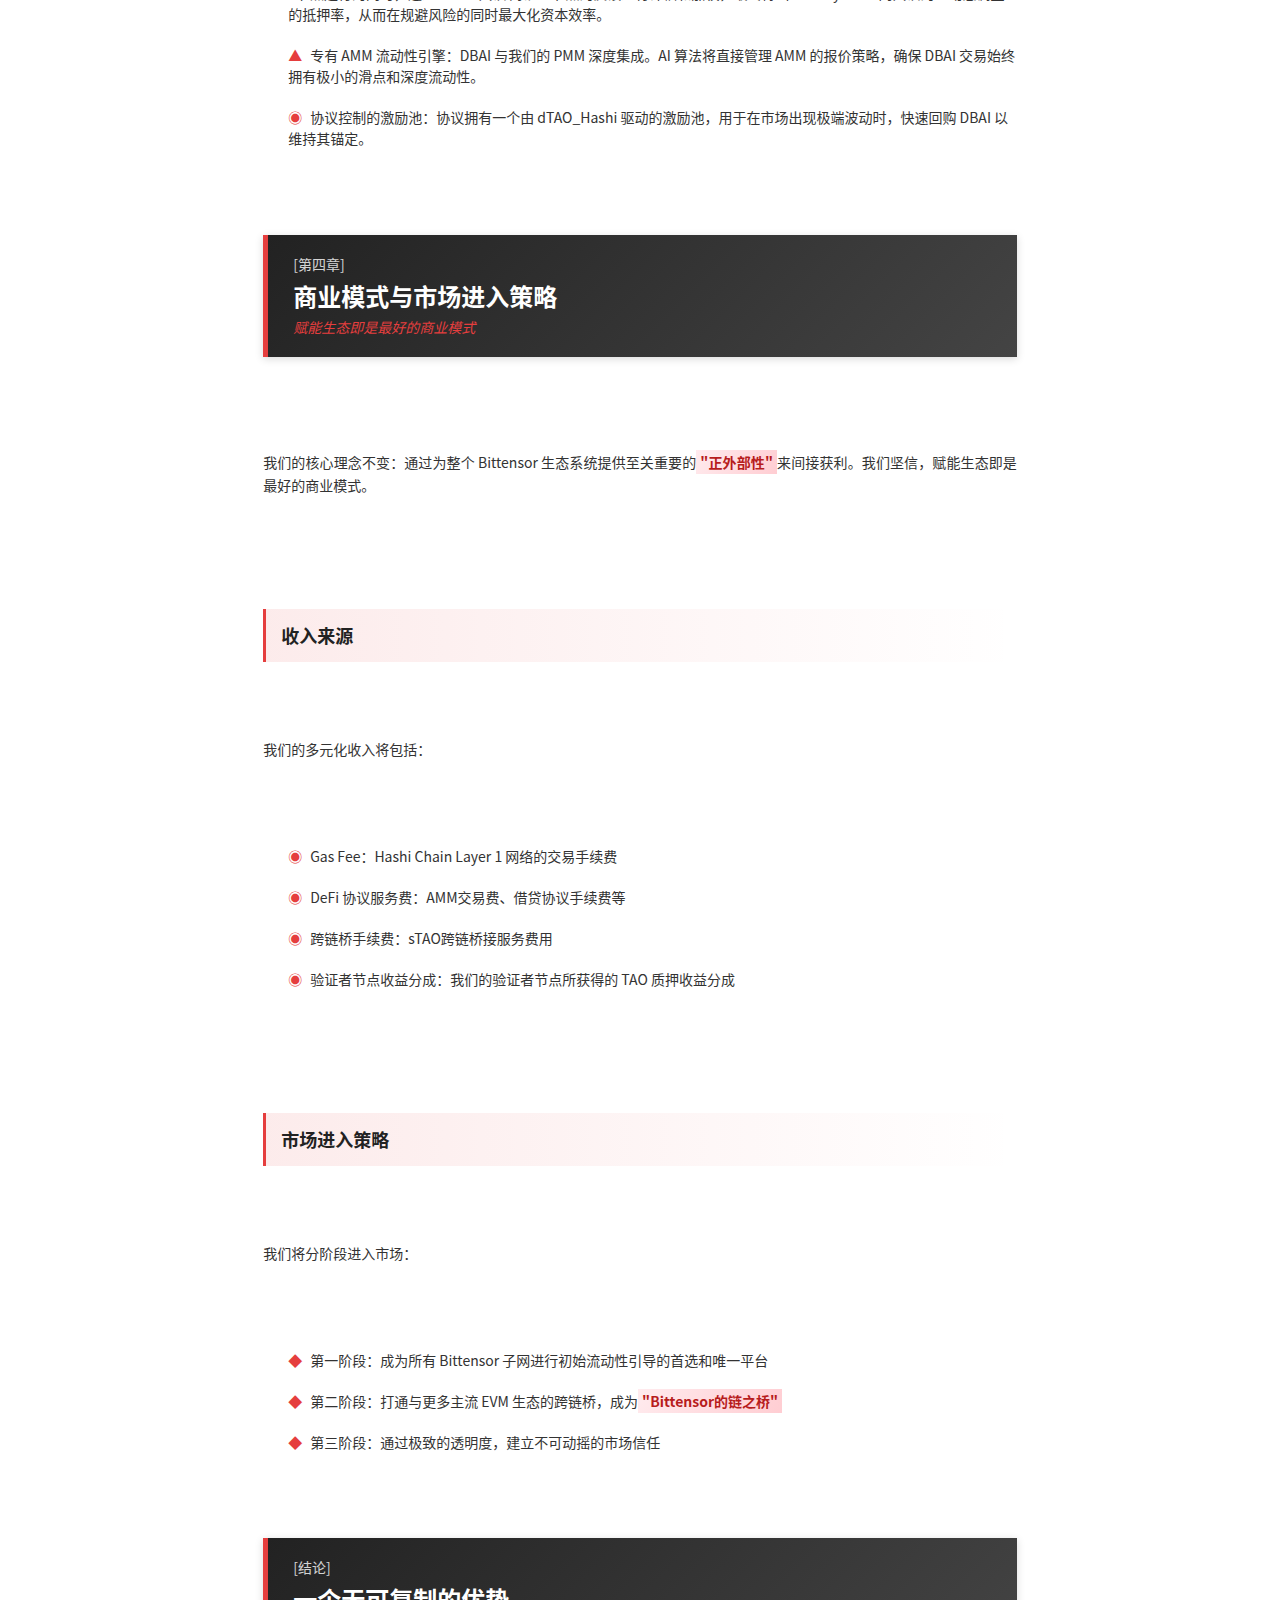
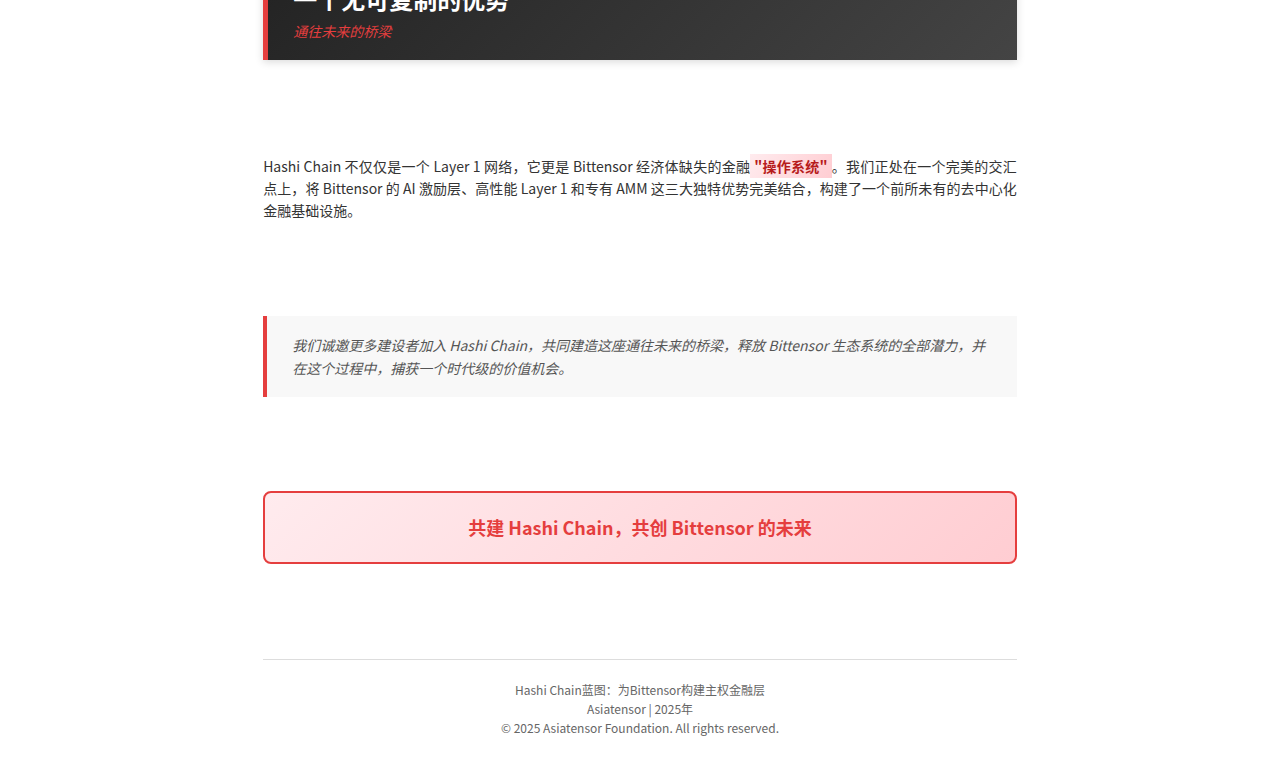
<file: hashi-chain-document.html>
<!DOCTYPE html>
<html lang="zh-CN">
<head>
    <meta charset="UTF-8">
    <meta name="viewport" content="width=device-width, initial-scale=1.0">
    <title>Hashi Chain蓝图：为Bittensor构建主权金融层</title>
    <style>
        /* PDF专用样式 */
        @media print {
            @page {
                size: A4;
                margin: 25mm 20mm;
                @top-center {
                    content: "Hashi Chain蓝图：为Bittensor构建主权金融层";
                    font-size: 9px;
                    color: #888;
                }
                @bottom-center {
                    content: "页 " counter(page);
                    font-size: 9px;
                    color: #888;
                }
            }
            
            @page :first {
                margin-top: 35mm;
                @top-center {
                    content: none;
                }
            }
            
            * {
                -webkit-print-color-adjust: exact !important;
                print-color-adjust: exact !important;
            }
            
            body {
                font-size: 12px;
                line-height: 1.5;
                color: #333;
            }
            
            .page-break {
                page-break-before: always;
            }
            
            .no-break {
                page-break-inside: avoid;
            }
        }
        
        /* 基础样式 */
        * {
            margin: 0;
            padding: 0;
            box-sizing: border-box;
        }
        
        body {
            font-family: 'Hiragino Sans', 'Noto Sans CJK SC', 'Yu Gothic', 'Meiryo', 'MS PGothic', sans-serif;
            font-size: 14px;
            line-height: 1.6;
            color: #333;
            background: #fff;
            max-width: 210mm;
            margin: 0 auto;
            padding: 20px;
        }
        
        /* 标题样式 */
        .document-header {
            text-align: center;
            margin-bottom: 50px;
            border-bottom: 3px solid #E53E3E;
            padding-bottom: 30px;
            padding-top: 20px;
        }
        
        @media print {
            .document-header {
                margin-bottom: 60px;
                padding-top: 0;
            }
        }
        
        .logo-container {
            margin-bottom: 40px;
        }
        
        @media print {
            .logo-container {
                margin-bottom: 35mm;
            }
        }
        
        .logo-img {
            width: 360px;
            height: auto;
        }
        
        @media print {
            .logo-img {
                width: 320px;
            }
        }
        
        .document-subtitle {
            font-size: 18px;
            color: #E53E3E;
            font-weight: 600;
            margin-bottom: 20px;
            letter-spacing: 1px;
        }
        
        @media print {
            .document-subtitle {
                font-size: 16px;
                margin-bottom: 15px;
            }
        }
        
        .document-date {
            font-size: 14px;
            color: #666;
            font-weight: 500;
        }
        
        @media print {
            .document-date {
                font-size: 12px;
            }
        }
        
        /* 章节样式 */
        .chapter {
            margin-bottom: 45px;
        }
        
        @media print {
            .chapter {
                margin-bottom: 35mm;
            }
        }
        
        .chapter-header {
            background: linear-gradient(135deg, #222 0%, #444 100%);
            color: white;
            padding: 18px 25px;
            margin-bottom: 25mm;
            border-left: 5px solid #E53E3E;
            box-shadow: 0 2px 8px rgba(0,0,0,0.15);
        }
        
        @media print {
            .chapter-header {
                padding: 15px 20px;
                margin-bottom: 20mm;
                box-shadow: none;
                -webkit-print-color-adjust: exact;
                print-color-adjust: exact;
            }
        }
        
        .chapter-number {
            font-size: 14px;
            opacity: 0.8;
        }
        
        .chapter-title {
            font-size: 24px;
            font-weight: bold;
            margin-top: 5px;
            line-height: 1.3;
        }
        
        @media print {
            .chapter-title {
                font-size: 20px;
            }
        }
        
        .chapter-tagline {
            font-size: 14px;
            font-style: italic;
            color: #E53E3E;
            margin-top: 5px;
        }
        
        /* 内容样式 */
        .section-title {
            font-size: 18px;
            font-weight: bold;
            color: #222;
            margin: 30mm 0 20mm 0;
            padding-left: 15px;
            border-left: 3px solid #E53E3E;
            background: linear-gradient(90deg, rgba(229, 62, 62, 0.1) 0%, rgba(229, 62, 62, 0) 100%);
            padding-top: 12px;
            padding-bottom: 12px;
        }
        
        @media print {
            .section-title {
                margin: 25mm 0 15mm 0;
                page-break-after: avoid;
            }
        }
        
        .subsection-title {
            font-size: 16px;
            font-weight: bold;
            color: #333;
            margin: 25mm 0 15mm 0;
        }
        
        @media print {
            .subsection-title {
                margin: 20mm 0 10mm 0;
                page-break-after: avoid;
            }
        }
        
        .content-paragraph {
            margin-bottom: 18mm;
            text-align: justify;
            text-justify: inter-character;
            line-height: 1.6;
        }
        
        @media print {
            .content-paragraph {
                margin-bottom: 15mm;
                line-height: 1.5;
            }
        }
        
        .highlight-text {
            background: linear-gradient(120deg, #FFEBEE 0%, #FFCDD2 100%);
            padding: 2px 4px;
            font-weight: 600;
            color: #B71C1C;
        }
        
        .important-quote {
            background: #f8f8f8;
            border-left: 4px solid #E53E3E;
            padding: 18px 25px;
            margin: 25mm 0;
            font-style: italic;
            color: #555;
            line-height: 1.6;
        }
        
        @media print {
            .important-quote {
                margin: 20mm 0;
                padding: 15px 20px;
                page-break-inside: avoid;
            }
        }
        
        /* 列表样式 */
        .feature-list {
            list-style: none;
            margin: 20mm 0;
        }
        
        @media print {
            .feature-list {
                margin: 15mm 0;
            }
        }
        
        .feature-list li {
            padding: 10px 0;
            padding-left: 25px;
            position: relative;
            line-height: 1.5;
        }
        
        @media print {
            .feature-list li {
                padding: 8px 0;
                break-inside: avoid;
            }
        }
        
        .feature-list li:before {
            content: "";
            color: #E53E3E;
            position: absolute;
            left: 0;
            font-weight: bold;
        }
        
        /* 图标文本样式 */
        .icon-text {
            display: inline-flex;
            align-items: center;
            gap: 8px;
        }
        
        .icon-text:before {
            content: "▶";
            font-size: 14px;
            color: #E53E3E;
        }
        
        .icon-text.bridge:before {
            content: "◆";
        }
        
        .icon-text.technical:before {
            content: "▲";
        }
        
        .icon-text.economic:before {
            content: "◉";
        }
        
        /* 代码块样式 */
        .code-block {
            background: #f5f5f5;
            border: 1px solid #ddd;
            border-radius: 4px;
            padding: 20px;
            font-family: 'Courier New', monospace;
            font-size: 11px;
            margin: 20mm 0;
            overflow-x: auto;
            line-height: 1.4;
        }
        
        @media print {
            .code-block {
                margin: 15mm 0;
                padding: 15px;
                font-size: 10px;
                page-break-inside: avoid;
            }
        }
        
        /* 页眉页脚样式 */
        .page-footer {
            text-align: center;
            margin-top: 40px;
            padding-top: 20px;
            border-top: 1px solid #ddd;
            font-size: 12px;
            color: #666;
        }
        
        /* 打印优化 */
        @media print {
            .chapter {
                page-break-inside: avoid;
            }
            
            .section-title {
                page-break-after: avoid;
                orphans: 2;
                widows: 2;
            }
            
            .subsection-title {
                page-break-after: avoid;
                orphans: 2;
                widows: 2;
            }
            
            .feature-list {
                page-break-inside: avoid;
            }
            
            .important-quote {
                page-break-inside: avoid;
            }
            
            .code-block {
                page-break-inside: avoid;
            }
            
            /* 孤立行处理 */
            p, .content-paragraph {
                orphans: 2;
                widows: 2;
            }
        }
        
        /* 特殊强调样式 */
        .emphasis-box {
            background: linear-gradient(135deg, #FFEBEE 0%, #FFCDD2 100%);
            border: 2px solid #E53E3E;
            border-radius: 8px;
            padding: 20px;
            margin: 25mm 0;
        }
        
        @media print {
            .emphasis-box {
                margin: 20mm 0;
                page-break-inside: avoid;
            }
        }
        
        .hashi-meaning {
            display: grid;
            grid-template-columns: auto 1fr;
            gap: 15px;
            align-items: flex-start;
            margin: 15px 0;
        }
        
        .hashi-symbol {
            font-size: 24px;
            font-weight: bold;
            color: #E53E3E;
            text-align: center;
            min-width: 40px;
        }
        
        .hashi-content {
            line-height: 1.5;
        }
        
        .hashi-title {
            font-weight: bold;
            color: #222;
            margin-bottom: 5px;
        }
    </style>
</head>
<body>
    <!-- 文档标题页 -->
    <div class="document-header no-break">
        <div class="logo-container">
            <img src="./hashi-logo.png" class="logo-img" alt="Hashi Chain Logo">
        </div>
        <h2 class="document-subtitle">为 Bittensor 构建主权金融层</h2>
        <div class="document-date">Asiatensor | 2025年</div>
    </div>
    
    <div class="title-page-break" style="page-break-after: always; height: 0;"></div>

    <!-- 开篇：Hashi的三重奏 -->
    <div class="chapter no-break">
        <div class="chapter-header">
            <div class="chapter-number">[开篇]</div>
            <h2 class="chapter-title">Hashi的三重奏</h2>
            <div class="chapter-tagline">我们的使命、哲学与根基</div>
        </div>
        
        <div class="content-paragraph">
            项目名称<span class="highlight-text">"Hashi"</span>并非一个随意的选择，而是一个经过深思熟虑、蕴含多重深刻含义的品牌符号。它源自日语中的"はし"，一个单词同时拥有"桥"与"箸（筷子）"两种写法和含义，并且其发音与区块链的核心技术"哈希"近似。这三个层面完美地诠释了我们的使命、哲学与技术根基。
        </div>

        <div class="emphasis-box">
            <div class="hashi-meaning">
                <div class="hashi-symbol">橋</div>
                <div class="hashi-content">
                    <div class="hashi-title">Hashi - 桥梁 [我们的使命]</div>
                    我们的根本使命是为 Bittensor 生态系统建造一座至关重要的技术之桥、流动性之桥、未来之桥，成为其不可或缺的基础设施建设者与核心连接器。
                </div>
            </div>
            
            <div class="hashi-meaning">
                <div class="hashi-symbol">箸</div>
                <div class="hashi-content">
                    <div class="hashi-title">Hashi - 筷子 [我们的哲学]</div>
                    如果说"桥"是我们的宏伟蓝图，那么"箸"则代表了我们实现这一蓝图的方式——精准、高效、协作、平衡。它定义了我们的品格：我们是精准、高效、协作且独树一帜的生态赋能者。
                </div>
            </div>
            
            <div class="hashi-meaning">
                <div class="hashi-symbol">ハッシュ</div>
                <div class="hashi-content">
                    <div class="hashi-title">Hasshu - 哈希 [我们的根基]</div>
                    我们根植于区块链的原生精神，以安全、可靠、去信任化的技术作为我们不可动摇的基础。
                </div>
            </div>
        </div>

        <div class="important-quote">
            我们的愿景始终如一：成为 Bittensor 生态系统的主权金融层 (The Sovereign Financial Layer)，释放其千亿市值的流动性潜力，成为推动 Bittensor 迈向下一个增长阶段的核心引擎。
        </div>
    </div>

    <!-- 第一章：技术架构 -->
    <div class="chapter page-break">
        <div class="chapter-header">
            <div class="chapter-number">[第一章]</div>
            <h2 class="chapter-title">技术架构：一个根植于 Bittensor 的三位一体系统</h2>
            <div class="chapter-tagline">激励、执行与共识的分离</div>
        </div>
        
        <div class="content-paragraph">
            Hashi Chain 采用三层模块化架构，实现了激励、执行与共识的分离。这种设计确保了系统在去中心化、高性能与安全性之间达到最佳平衡，并完全根植于 Bittensor 的原生哲学之中。
        </div>
        
        <div class="section-title">1.1 激励层 (Incentive Layer): The Hashi Chain Subnet</div>
        
        <div class="content-paragraph">
            我们并非创造新的、孤立的经济系统，而是严格遵循并利用 Bittensor 强大的原生激励模型，来保障我们整个网络的基础设施。
        </div>
        
        <ul class="feature-list">
            <li><span class="icon-text technical">核心机制</span>：这是一个基于 <span class="highlight-text">Yuma 共识</span> 的系统。我们的子网作为 Bittensor 主网的一部分，专注于一个特定的任务：评估和奖励那些为 Hashi Chain Layer 1 网络提供计算和验证服务的参与者。</li>
            <li><span class="icon-text technical">矿工 (Miners)</span>：其核心工作是运行高性能、数据一致的 Hashi Chain Layer 1 EVM 全节点，为整个生态提供可靠的、可验证的AI计算和存储服务。</li>
            <li><span class="icon-text technical">验证者 (Validators)</span>：持续地、匿名地对矿工节点的服务质量（如响应速度、数据准确性、在线时长）进行监控、测试和评分。</li>
            <li><span class="icon-text economic">激励来源</span>：Bittensor 主网根据验证者的评分，每区块将 TAO 奖励分配给我们的子网。子网也会根据 Yuma 共识，将我们的原生代币 dTAO_Hashi 分发给矿工和验证者。</li>
        </ul>
        
        <div class="section-title">1.2 执行层 (Execution Layer): The Hashi Chain Layer 1</div>
        
        <div class="content-paragraph">
            这是所有金融活动发生的地方，一个对开发者和用户都极其友好的高性能区块链。这是一个独立的 Layer，而不是一个 Rollup，这是本次方案的<span class="highlight-text">核心战略定位</span>。
        </div>
        
        <ul class="feature-list">
            <li><span class="icon-text technical">战略定位</span>：Bittensor主网提供了我们需要的去中心化和安全性，而作为一个独立的 Layer 1，我们可以完全控制区块时间、吞吐量和交易费用，这为实现类似 Solana 的高频、主动式 AMM 提供了坚实的技术基础，这是任何 Layer 2 EVM方案都无法比拟的。</li>
            <li><span class="icon-text technical">技术栈</span>：我们将基于成熟的 Layer 1 技术栈（参考 Cosmos SDK 和 Substrate）并整合 EVM 兼容层来构建。</li>
            <li><span class="icon-text bridge">对开发者</span>：任何现有的以太坊 DeFi 应用（如 Uniswap, Aave 等）的开发者，都可以无缝地、无需修改代码地将其智能合约部署到 Hashi Chain 上。</li>
            <li><span class="icon-text bridge">对用户</span>：用户将享受极低的 Gas 费、秒级的交易确认速度，以及熟悉的钱包体验（如 MetaMask）。</li>
        </ul>
        
        <div class="section-title">1.3 共识层 (Consensus Layer): The Validation Committee</div>
        
        <div class="content-paragraph">
            为在去中心化和性能之间取得最佳平衡，我们采用了一个务实的、<span class="highlight-text">"多中心化"</span>的共识方案，该方案的安全性完全来源于 Bittensor 生态的社会经济博弈。
        </div>
        
        <ul class="feature-list">
            <li><span class="icon-text technical">组成</span>：由 Hashi Chain 子网中的根网验证者 (Root Validators) 和子网所有者（我们）共同组成一个"验证委员会"。</li>
            <li><span class="icon-text technical">职责</span>：该委员会负责对 Hashi Chain Layer 1 上的交易进行排序，并将交易数据打包成区块。</li>
            <li><span class="icon-text economic">安全保障</span>：这是一个基于<span class="highlight-text">"社会共识 (Social Consensus)"</span>的安全模型。委员会的成员都是在 Bittensor 生态中投入了巨大经济成本（在根网质押了大量 TAO）的核心利益相关者，他们作恶的成本远高于潜在收益，因此具备高度的可信性。</li>
        </ul>
    </div>

    <!-- 第二章：核心模块与经济飞轮 -->
    <div class="chapter page-break">
        <div class="chapter-header">
            <div class="chapter-number">[第二章]</div>
            <h2 class="chapter-title">核心模块与经济飞轮</h2>
            <div class="chapter-tagline">流动性桥梁与价值捕获机制</div>
        </div>
        
        <div class="section-title">2.1 流动性之桥 (The Hashi): sTAO</div>
        
        <div class="content-paragraph">
            它依然是连接 Bittensor 主网与 Hashi Chain 的命脉。我们采用多中心化托管和自动质押机制，确保<span class="highlight-text">1 sTAO 永远等于1 TAO</span>。所有进入我们生态的 TAO，都在同时享受"主网 Staking 收益"和"链上 DeFi 收益"，实现资本效率最大化。
        </div>
        
        <div class="section-title">2.2 经济飞轮模型 (The Economic Flywheel)</div>
        
        <div class="content-paragraph">
            该模型的核心逻辑即是在一个性能强大的 Layer 1 网络上运行，持续捕获价值。
        </div>
        
        <div class="code-block">
经济飞轮运作机制：

1. Gas Fee in sTAO
   └─ Hashi Chain Layer 1 上的所有交易手续费均使用 sTAO 支付
   └─ 为 TAO 创造了全新的、持续性的核心应用场景

2. 协议收入
   └─ 协议财库统一收集手续费

3. 回购销毁
   └─ 协议财库将大部分收入通过智能合约
   └─ 在 Layer 1 上的 DEX 上自动、持续地回购并销毁 dTAO_Hashi
   └─ 形成强大的通缩预期和价值支撑
        </div>
    </div>

    <!-- 第三章：核心创新 -->
    <div class="chapter page-break">
        <div class="chapter-header">
            <div class="chapter-number">[第三章]</div>
            <h2 class="chapter-title">核心创新：为 Bittensor 定制的金融原语</h2>
            <div class="chapter-tagline">AI驱动的AMM与稳定币系统</div>
        </div>
        
        <div class="section-title">3.1 新一代 AMM：以 Solana 模式赋能 Bittensor</div>
        
        <div class="content-paragraph">
            这是该Layer 1规划中的一个核心考虑。我们将构建一个完全不同于传统 Uniswap 模型的 AMM 体系，它汲取了在 Solana 生态中得到成功验证的专有 AMM 设计精髓，成为Bittensor主网中dTAO的Uniswap交易模式的补充和优化。
        </div>
        
        <div class="subsection-title">核心理念</div>
        <div class="content-paragraph">
            从<span class="highlight-text">"被动流动性池"</span>转向<span class="highlight-text">"AI主动式链上做市"</span>。参考Solana上的PMM模式，我们的 AMM 不依赖于散户 LP，而是由专业的、程序化的做市AI策略驱动。
        </div>
        
        <div class="subsection-title">技术实现</div>
        <ul class="feature-list">
            <li><span class="icon-text technical">外部价格驱动</span>：我们的 AMM 不会仅根据池内代币比例定价，而是通过AI根据Bittensor的生态规则及用户的行为数据模拟价格，并据此调整报价，为用户提供极小的点差和滑点。</li>
            <li><span class="icon-text technical">高频报价</span>：得益于我们 Layer 1 的极低 Gas 费和秒级终局性，做市商可以不计成本地进行高频报价，这为用户带来了前所未有的交易执行效率和更好的交易价格。</li>
        </ul>
        
        <div class="section-title">3.2 DBAI：真正由 AI 驱动的去中心化稳定币</div>
        
        <div class="content-paragraph">
            我们将推出 DBAI，一个独特的、由 Bittensor 质押收益作为底层抵押物、并由 Yuma 共识保障其稳定性的 AI 驱动型稳定币。
        </div>
        
        <div class="important-quote">
            命名：我们选择"DBAI"这个名称，旨在向 MakerDAO 的 DAI 致敬，DAI 是 DeFi 领域最成功、最受尊敬的去中心化稳定币之一。DBAI 旨在继承其去中心化精神，并将其应用于 AI 经济。
        </div>
        
        <ul class="feature-list">
            <li><span class="icon-text economic">底层抵押物</span>：DBAI 的核心抵押物是用户委托给 Hashi Chain 验证者节点的 TAO 及其产生的多子网验证者收益分成。这是一种比普通加密资产更稳健的底层资产，因为它与实体 AI 产业的价值创造紧密挂钩。</li>
        </ul>
        
        <div class="subsection-title">AI 稳定机制 (基于 Yuma 共识)</div>
        <div class="content-paragraph">
            DBAI 的稳定性由一个创新的、根植于 Bittensor 的三层机制保障：
        </div>
        
        <ul class="feature-list">
            <li><span class="icon-text technical">动态超额抵押</span>：我们将在计算sTAO价值时，实时监控 TAO 的波动性并提交最优抵押率建议。验证体系在检测Layer 1节点运行的同时，通过 Yuma 共识 对矿工节点的反馈进行评估和加权，最终得出一个Layer 1全网共识的、动态调整的抵押率，从而在规避风险的同时最大化资本效率。</li>
            <li><span class="icon-text technical">专有 AMM 流动性引擎</span>：DBAI 与我们的 PMM 深度集成。AI 算法将直接管理 AMM 的报价策略，确保 DBAI 交易始终拥有极小的滑点和深度流动性。</li>
            <li><span class="icon-text economic">协议控制的激励池</span>：协议拥有一个由 dTAO_Hashi 驱动的激励池，用于在市场出现极端波动时，快速回购 DBAI 以维持其锚定。</li>
        </ul>
    </div>

    <!-- 第四章：商业模式与市场进入策略 -->
    <div class="chapter page-break">
        <div class="chapter-header">
            <div class="chapter-number">[第四章]</div>
            <h2 class="chapter-title">商业模式与市场进入策略</h2>
            <div class="chapter-tagline">赋能生态即是最好的商业模式</div>
        </div>
        
        <div class="content-paragraph">
            我们的核心理念不变：通过为整个 Bittensor 生态系统提供至关重要的<span class="highlight-text">"正外部性"</span>来间接获利。我们坚信，赋能生态即是最好的商业模式。
        </div>
        
        <div class="section-title">收入来源</div>
        <div class="content-paragraph">
            我们的多元化收入将包括：
        </div>
        <ul class="feature-list">
            <li><span class="icon-text economic">Gas Fee</span>：Hashi Chain Layer 1 网络的交易手续费</li>
            <li><span class="icon-text economic">DeFi 协议服务费</span>：AMM交易费、借贷协议手续费等</li>
            <li><span class="icon-text economic">跨链桥手续费</span>：sTAO跨链桥接服务费用</li>
            <li><span class="icon-text economic">验证者节点收益分成</span>：我们的验证者节点所获得的 TAO 质押收益分成</li>
        </ul>
        
        <div class="section-title">市场进入策略</div>
        <div class="content-paragraph">
            我们将分阶段进入市场：
        </div>
        <ul class="feature-list">
            <li><span class="icon-text bridge">第一阶段</span>：成为所有 Bittensor 子网进行初始流动性引导的首选和唯一平台</li>
            <li><span class="icon-text bridge">第二阶段</span>：打通与更多主流 EVM 生态的跨链桥，成为<span class="highlight-text">"Bittensor的链之桥"</span></li>
            <li><span class="icon-text bridge">第三阶段</span>：通过极致的透明度，建立不可动摇的市场信任</li>
        </ul>
    </div>

    <!-- 结论 -->
    <div class="chapter page-break">
        <div class="chapter-header">
            <div class="chapter-number">[结论]</div>
            <h2 class="chapter-title">一个无可复制的优势</h2>
            <div class="chapter-tagline">通往未来的桥梁</div>
        </div>
        
        <div class="content-paragraph">
            Hashi Chain 不仅仅是一个 Layer 1 网络，它更是 Bittensor 经济体缺失的金融<span class="highlight-text">"操作系统"</span>。我们正处在一个完美的交汇点上，将 Bittensor 的 AI 激励层、高性能 Layer 1 和专有 AMM 这三大独特优势完美结合，构建了一个前所未有的去中心化金融基础设施。
        </div>
        
        <div class="important-quote">
            我们诚邀更多建设者加入 Hashi Chain，共同建造这座通往未来的桥梁，释放 Bittensor 生态系统的全部潜力，并在这个过程中，捕获一个时代级的价值机会。
        </div>
        
        <div class="emphasis-box">
            <div class="content-paragraph" style="text-align: center; font-size: 18px; font-weight: bold; color: #E53E3E; margin-bottom: 0;">
                共建 Hashi Chain，共创 Bittensor 的未来
            </div>
        </div>
    </div>

    <!-- 页脚 -->
    <div class="page-footer">
        <div>Hashi Chain蓝图：为Bittensor构建主权金融层</div>
        <div>Asiatensor | 2025年</div>
        <div>© 2025 Asiatensor Foundation. All rights reserved.</div>
    </div>
</body>
</html>
</file>
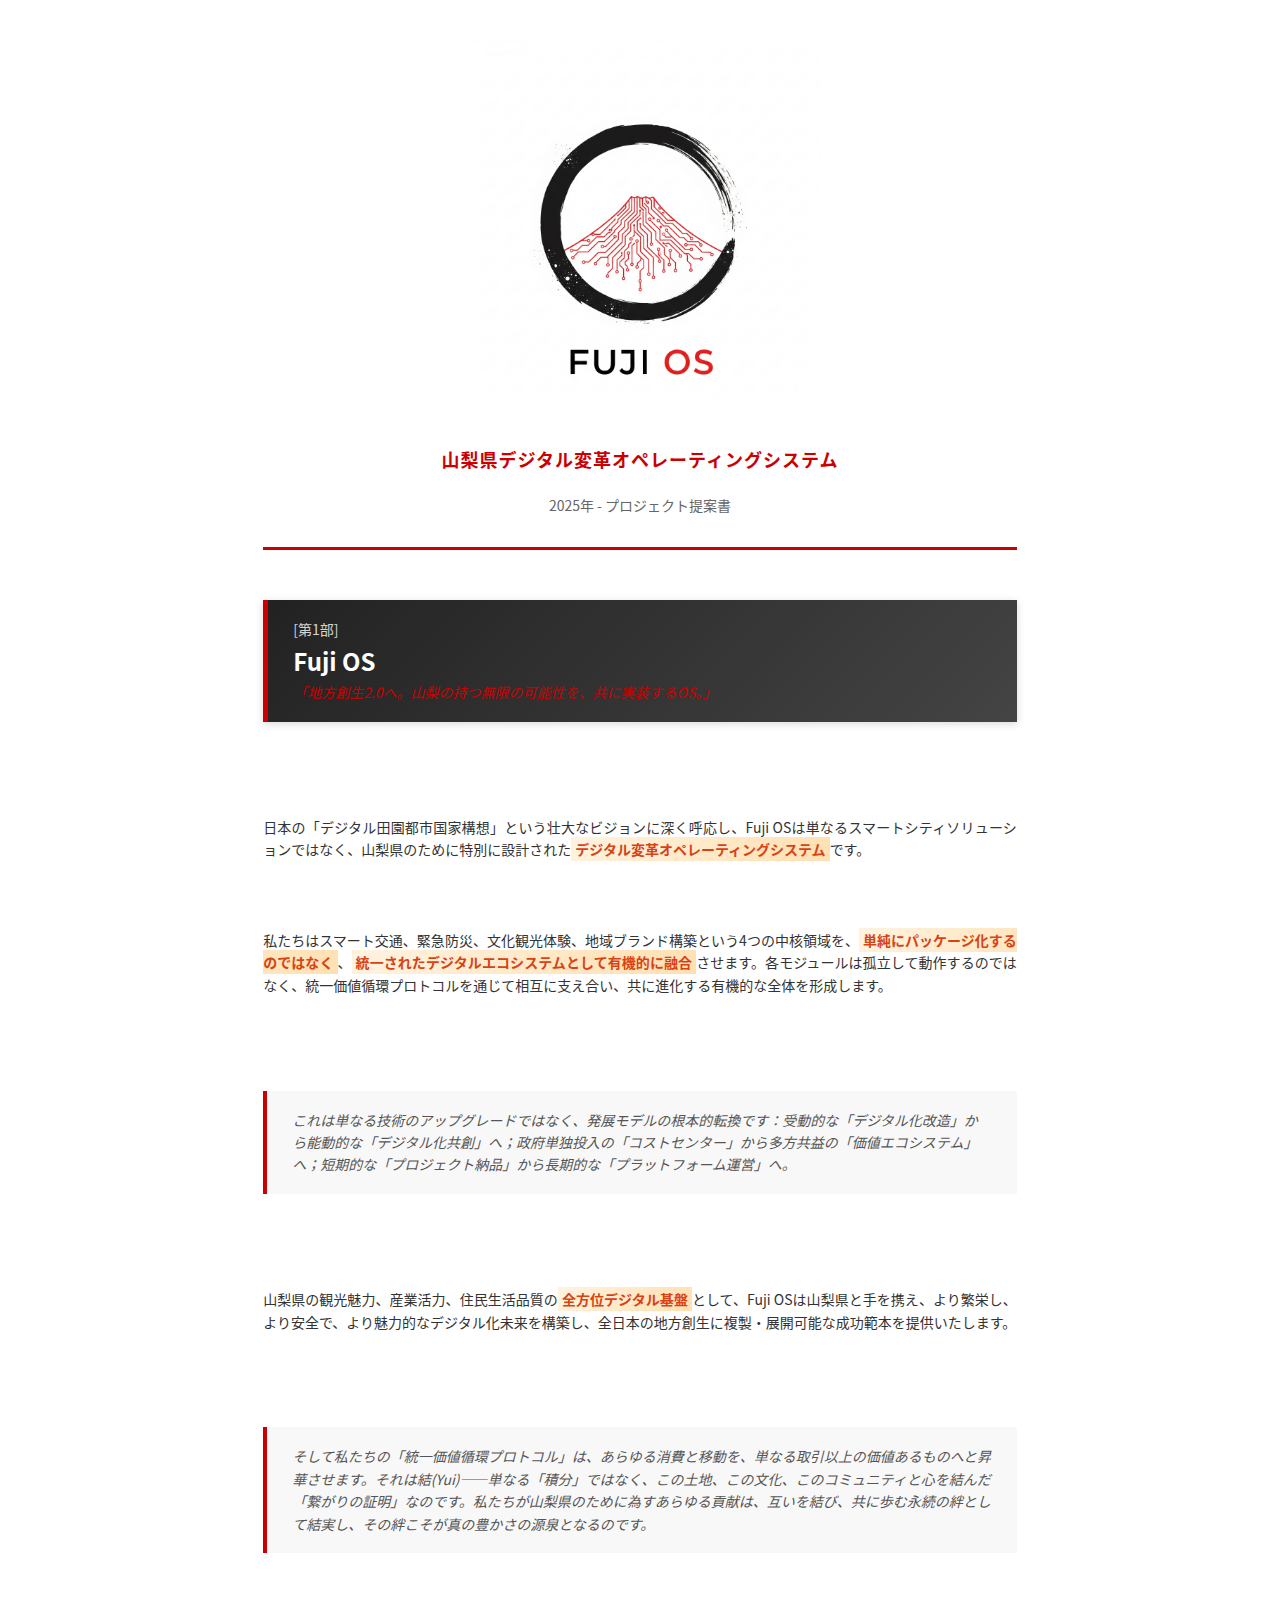
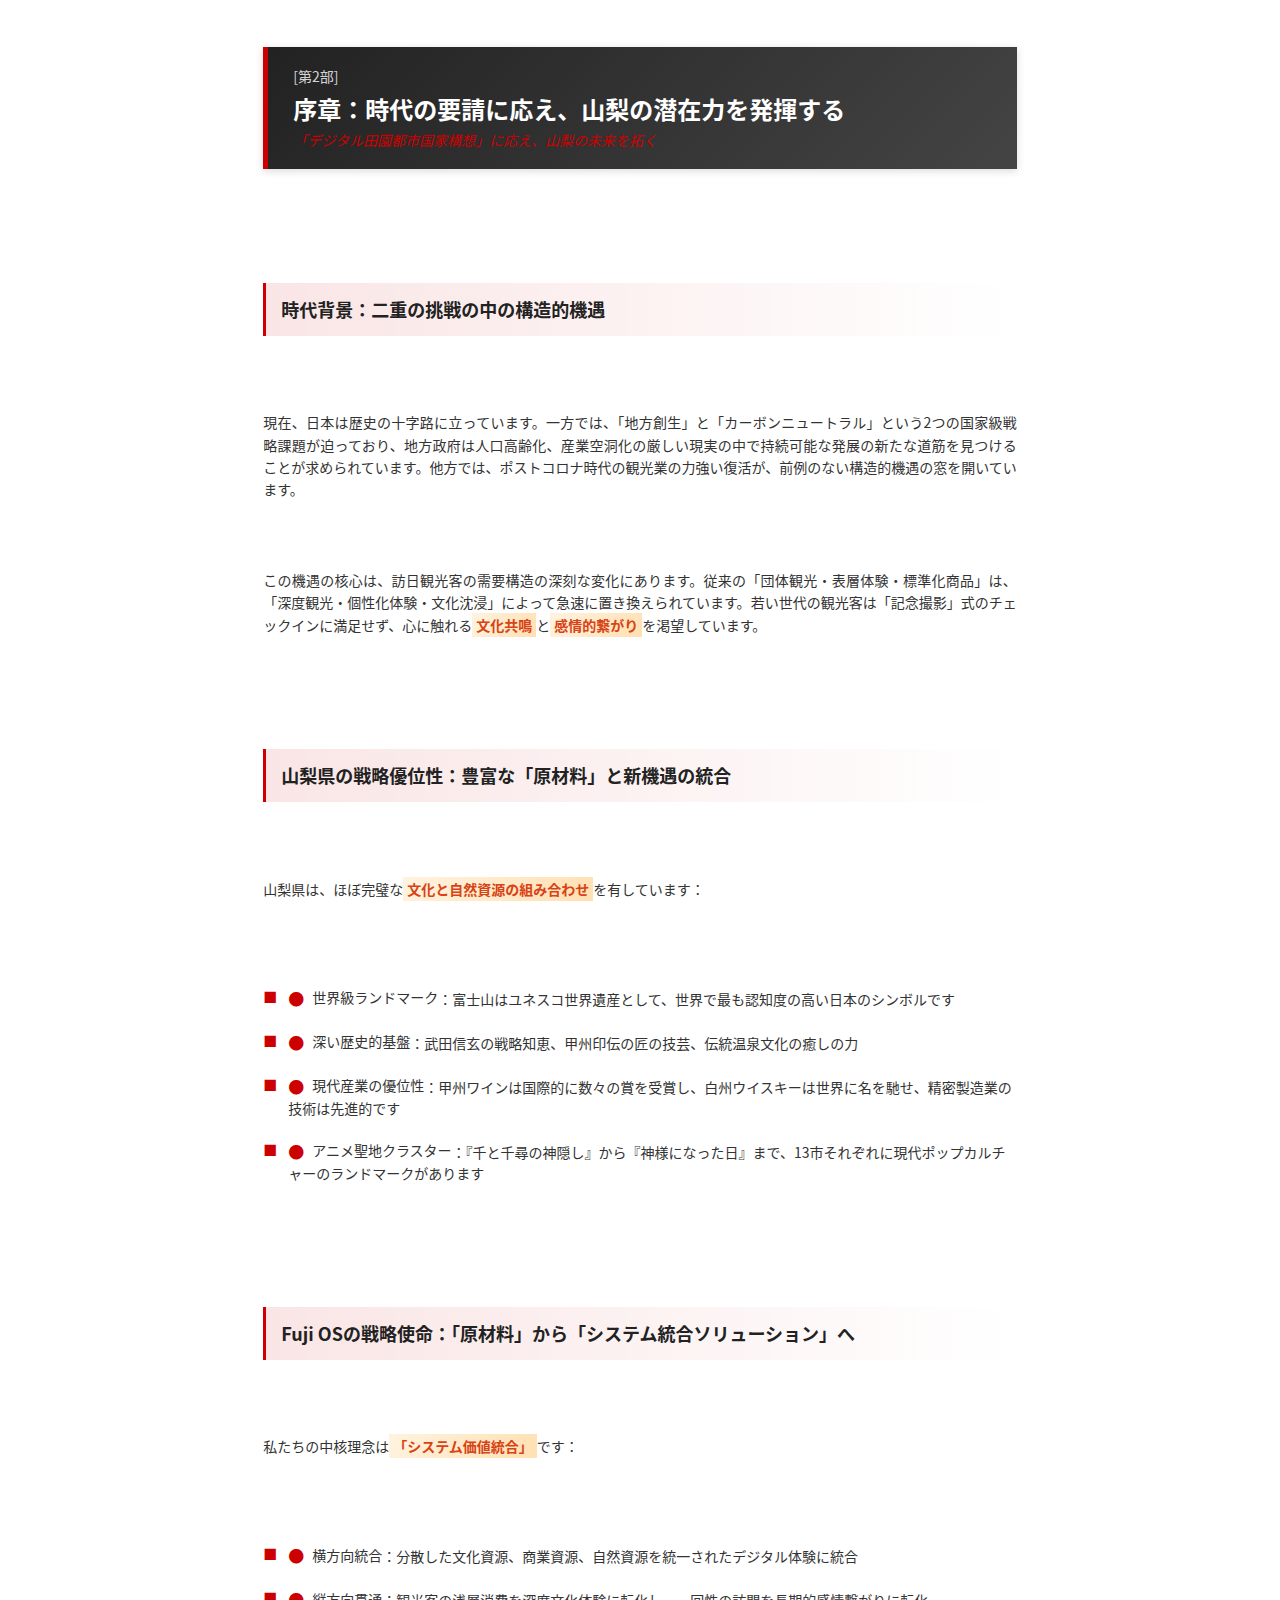
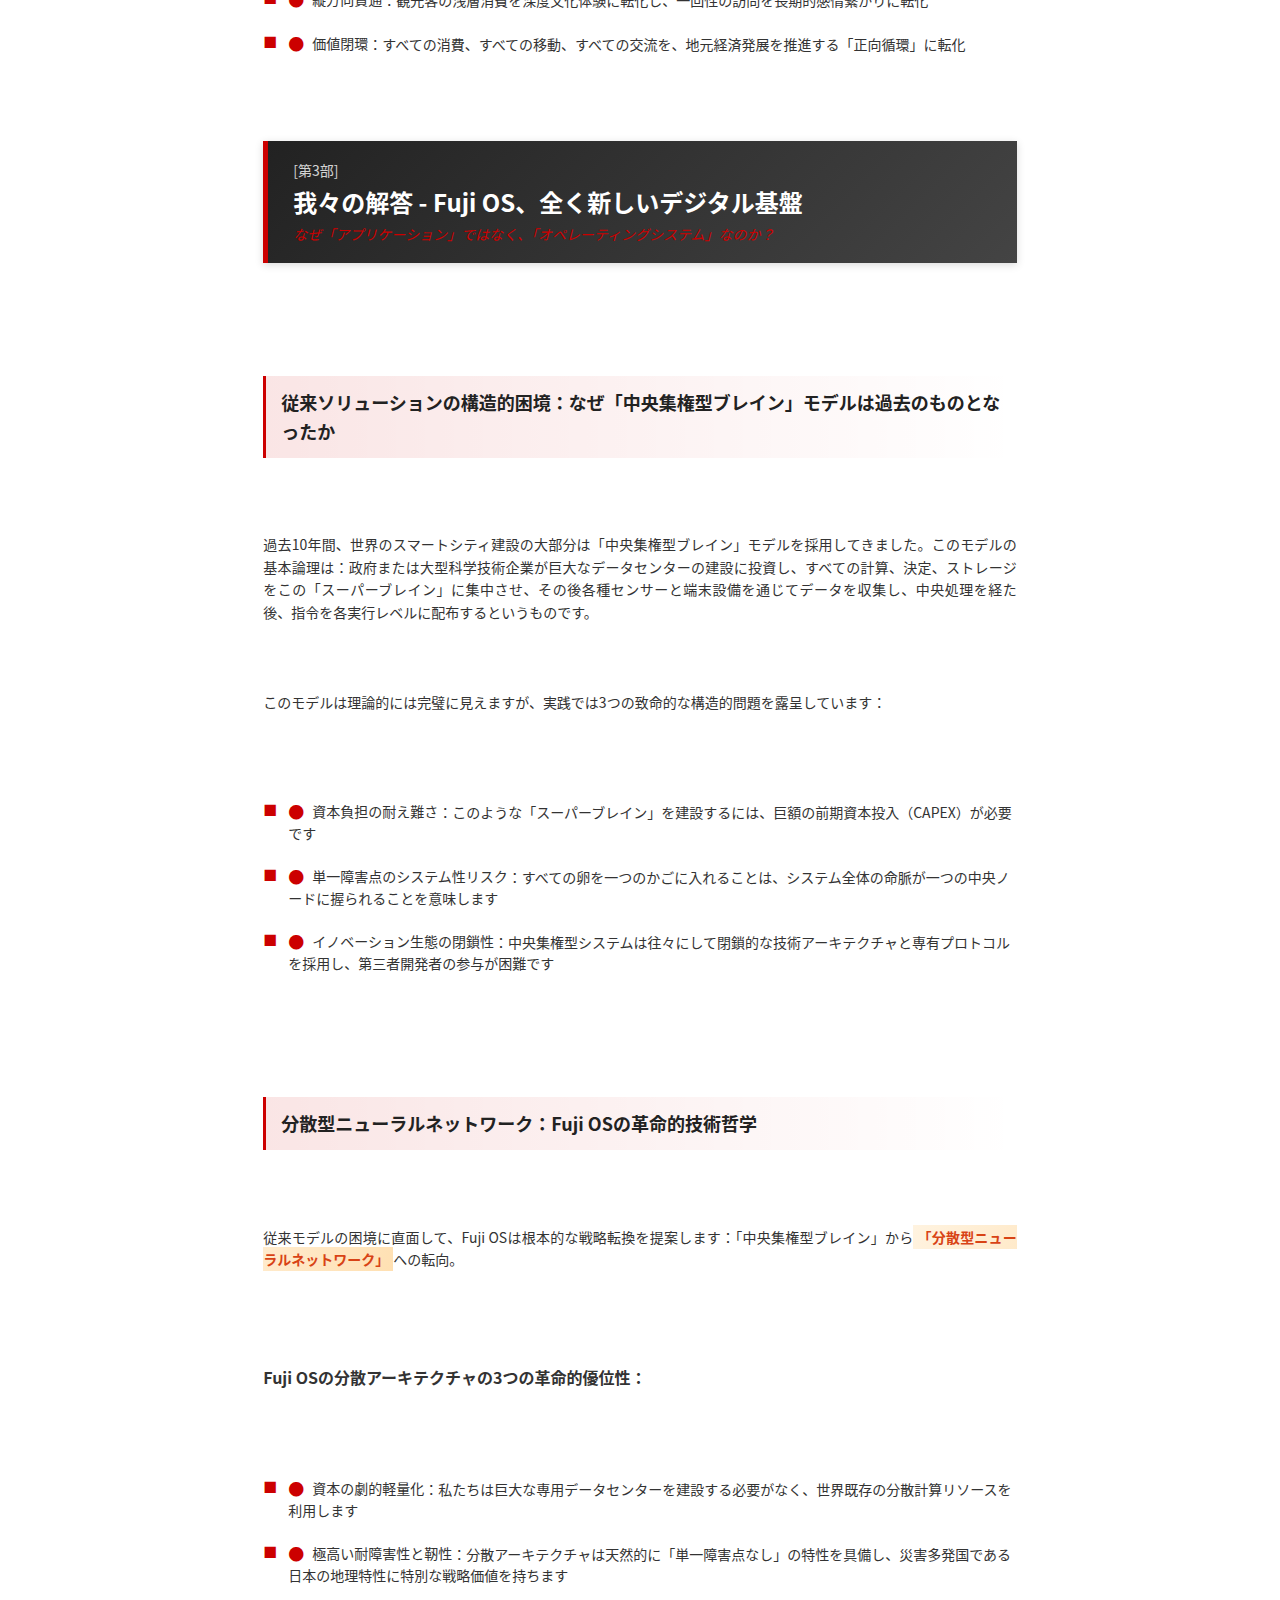
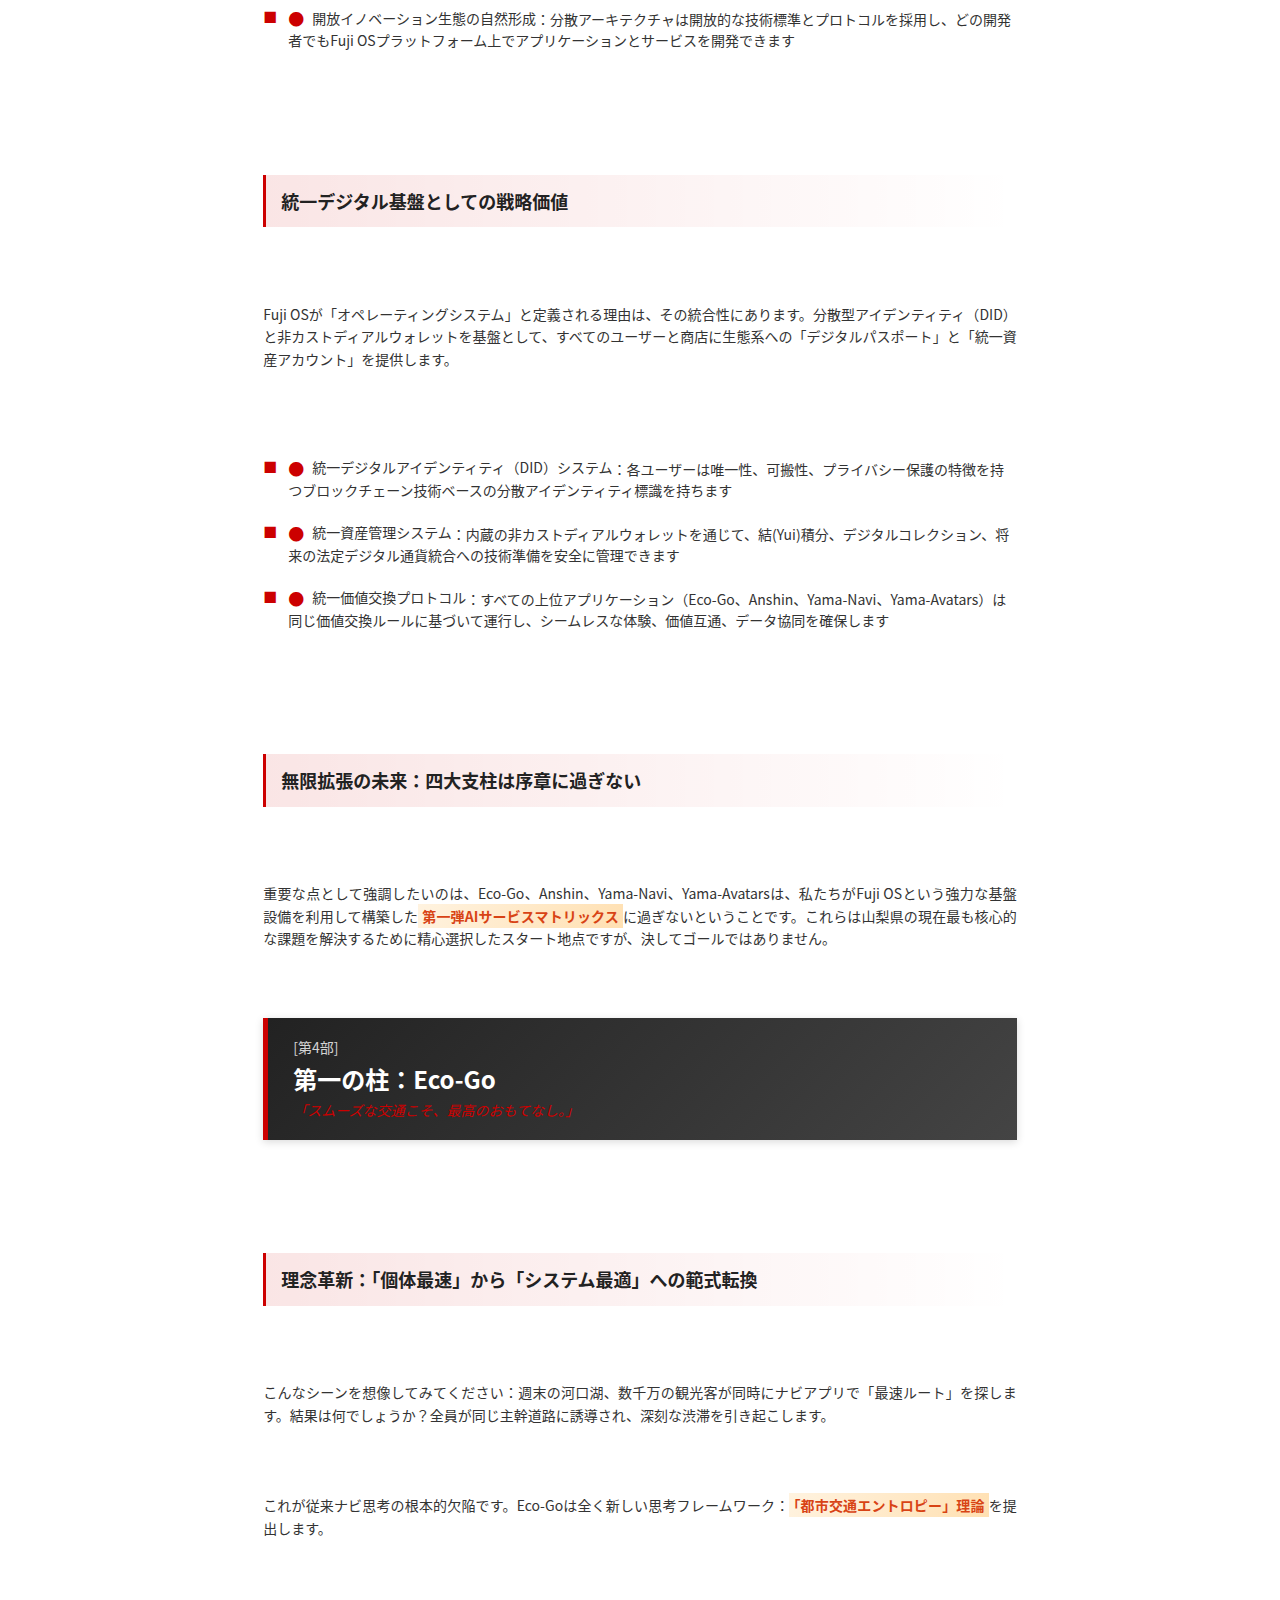
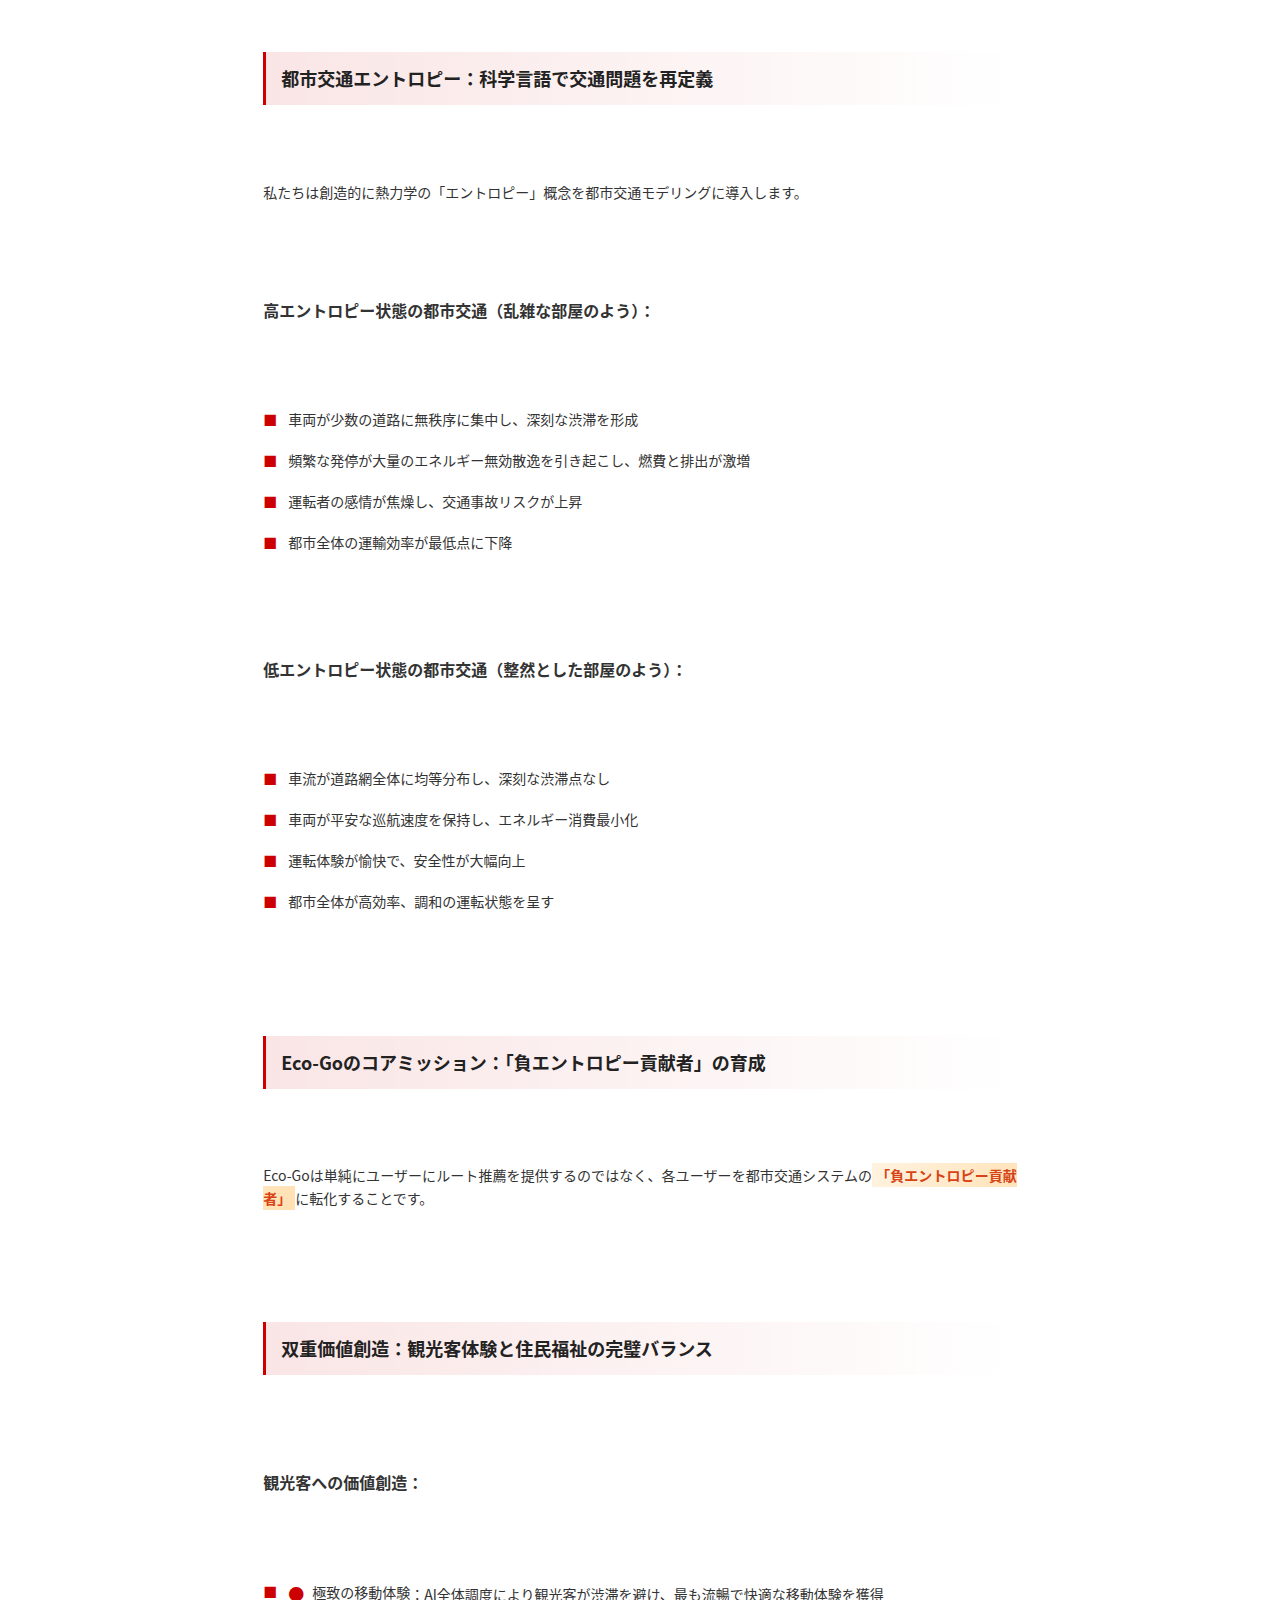
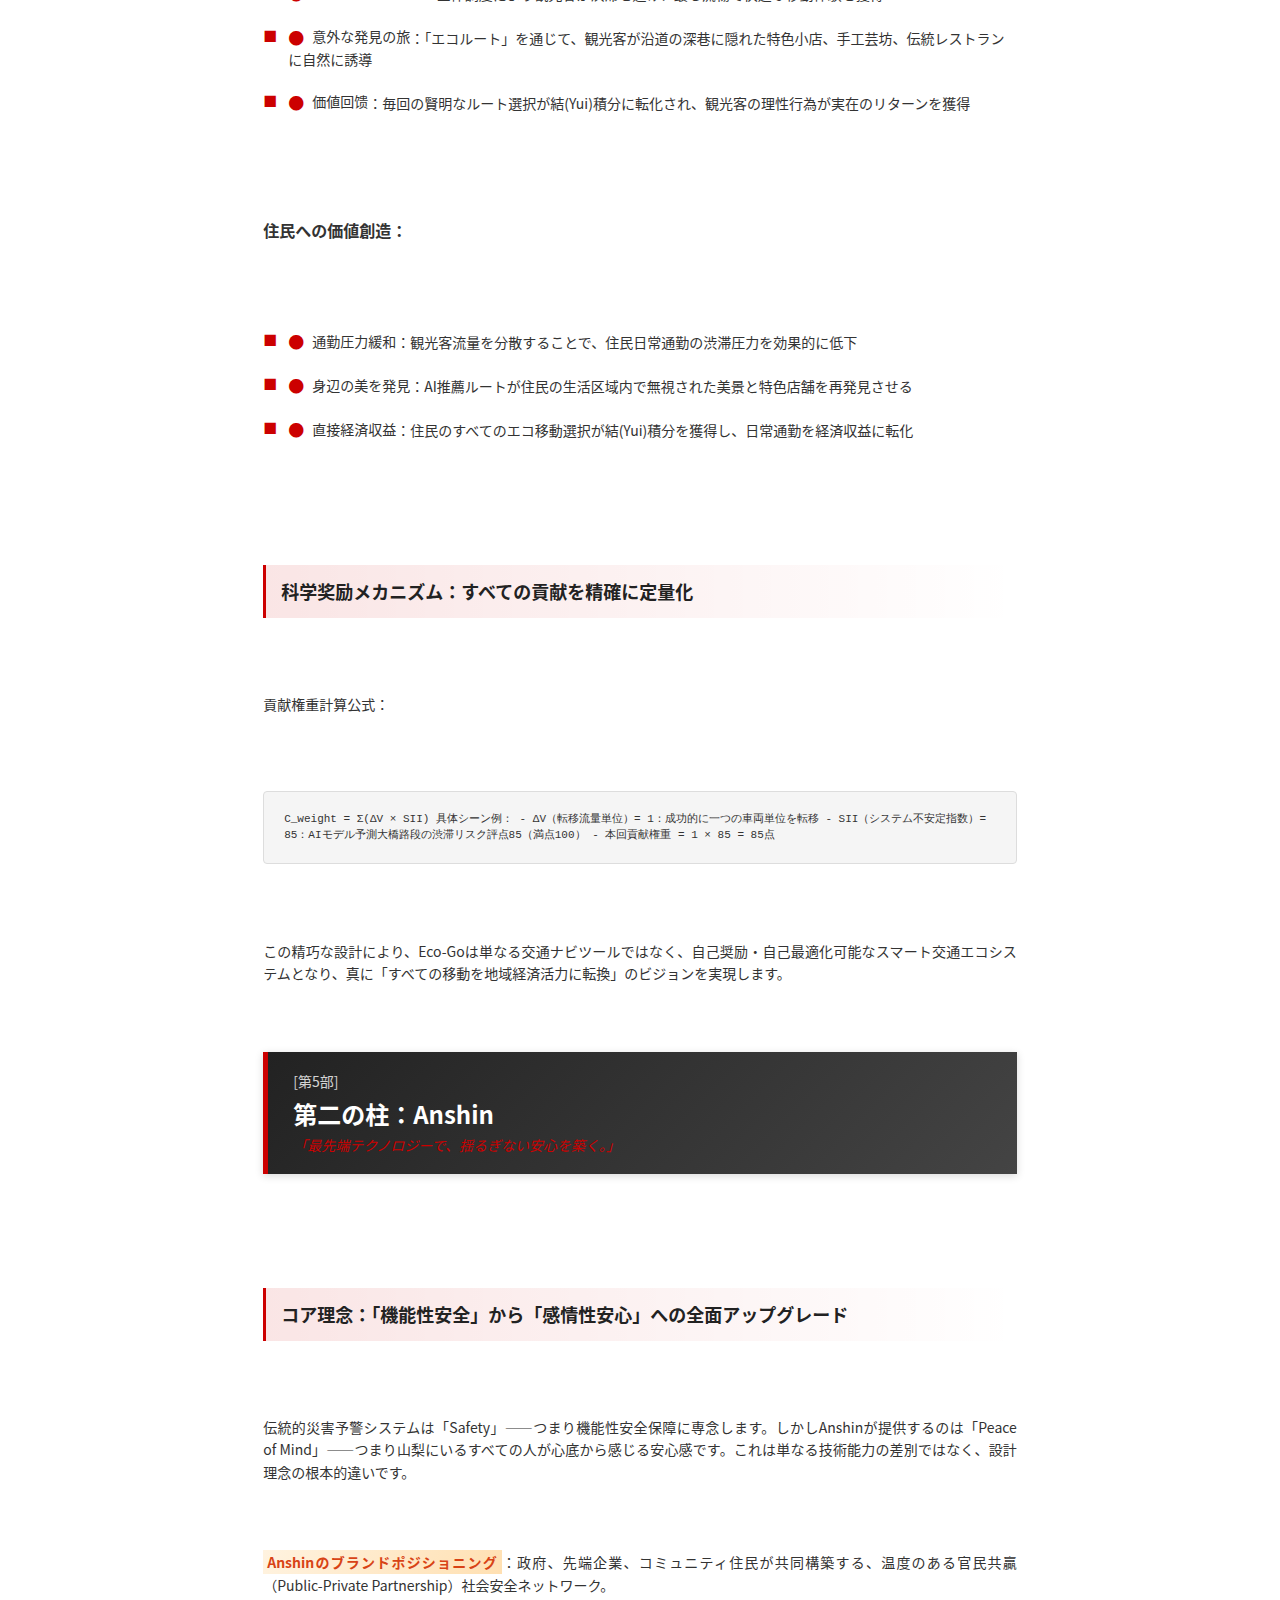
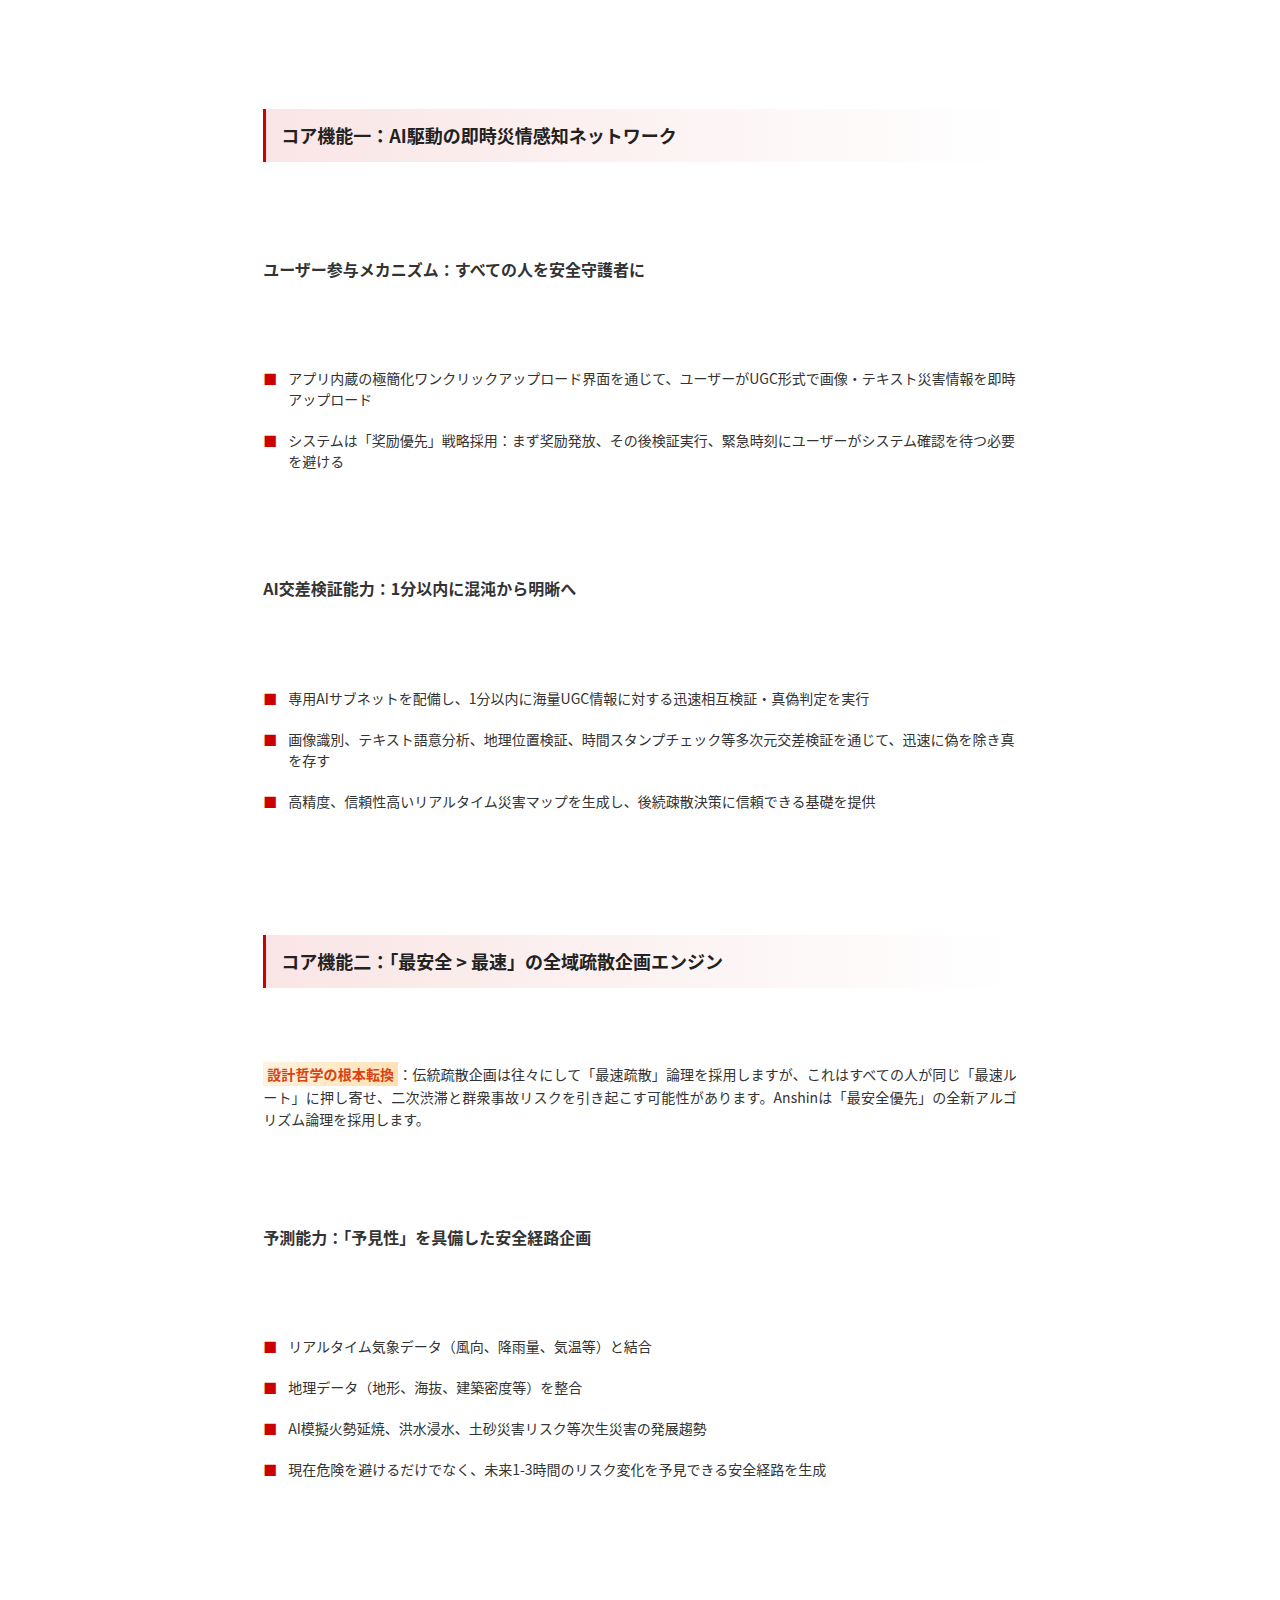
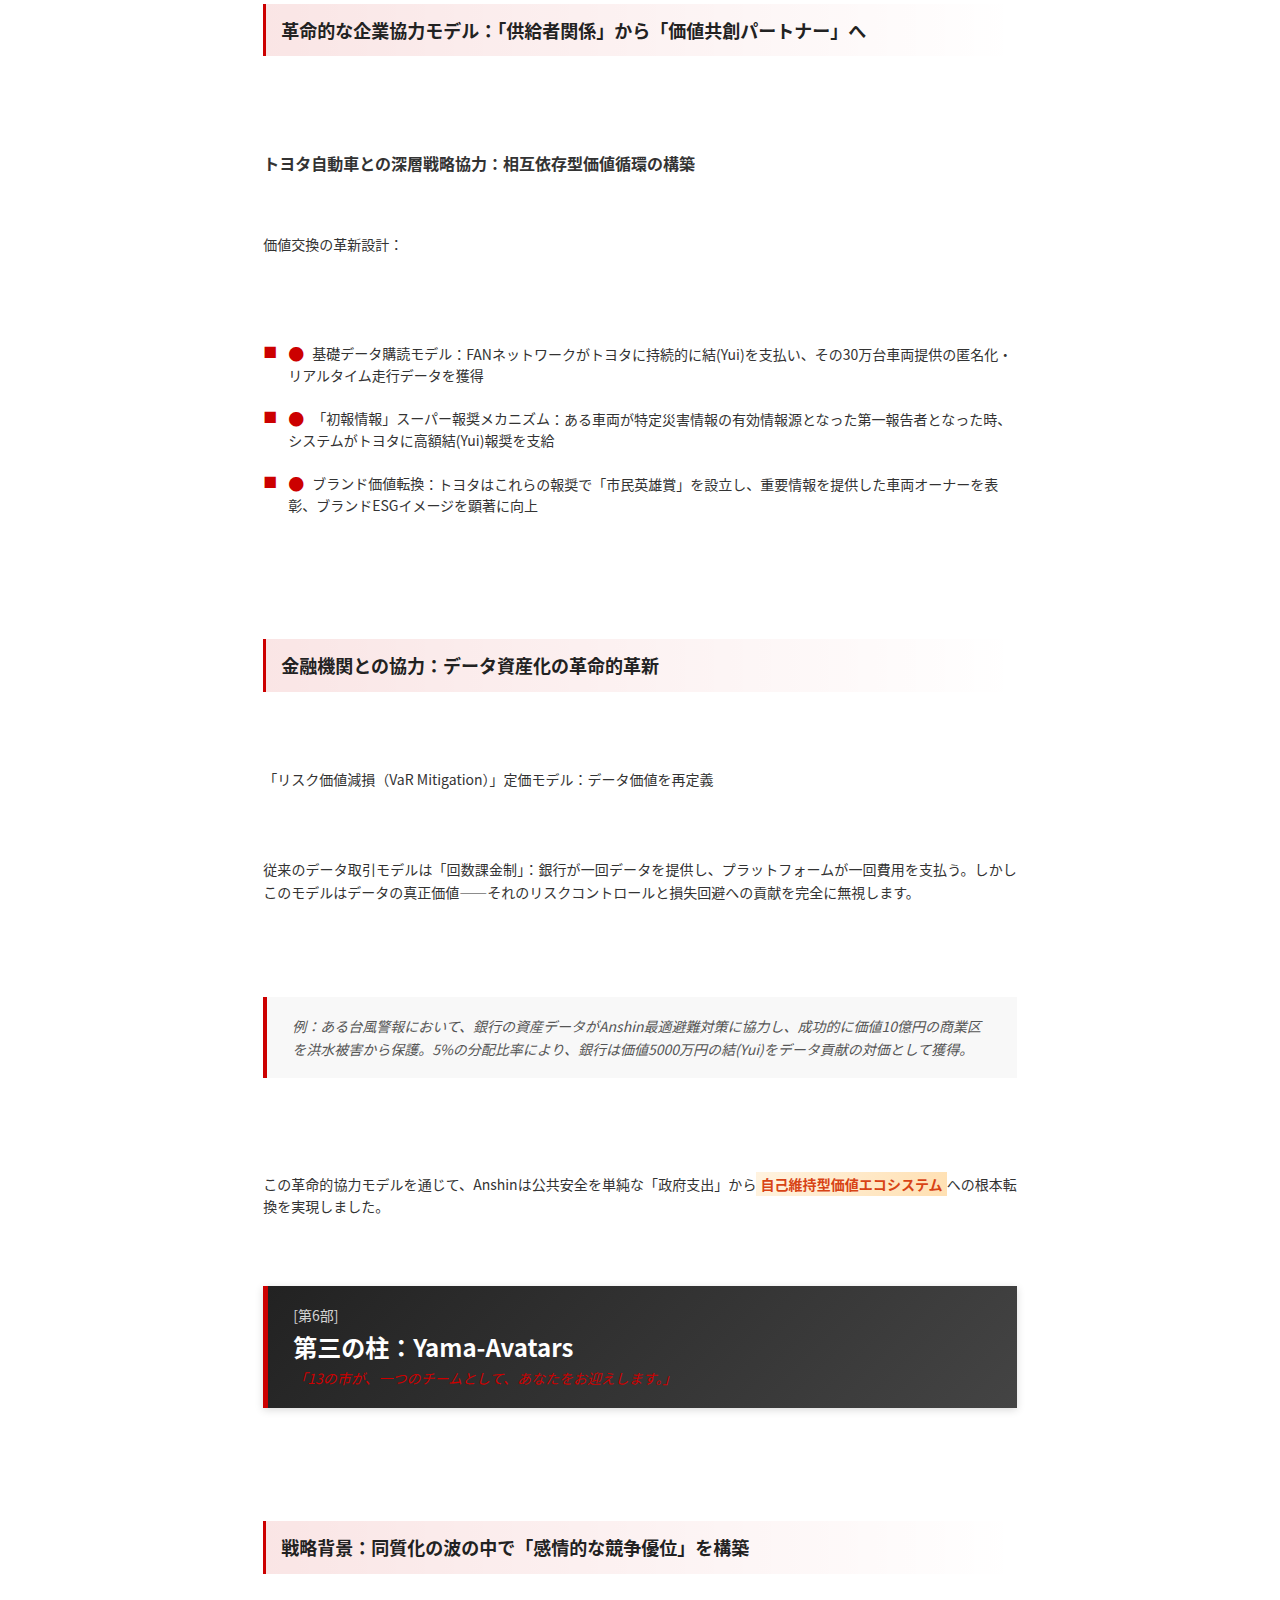
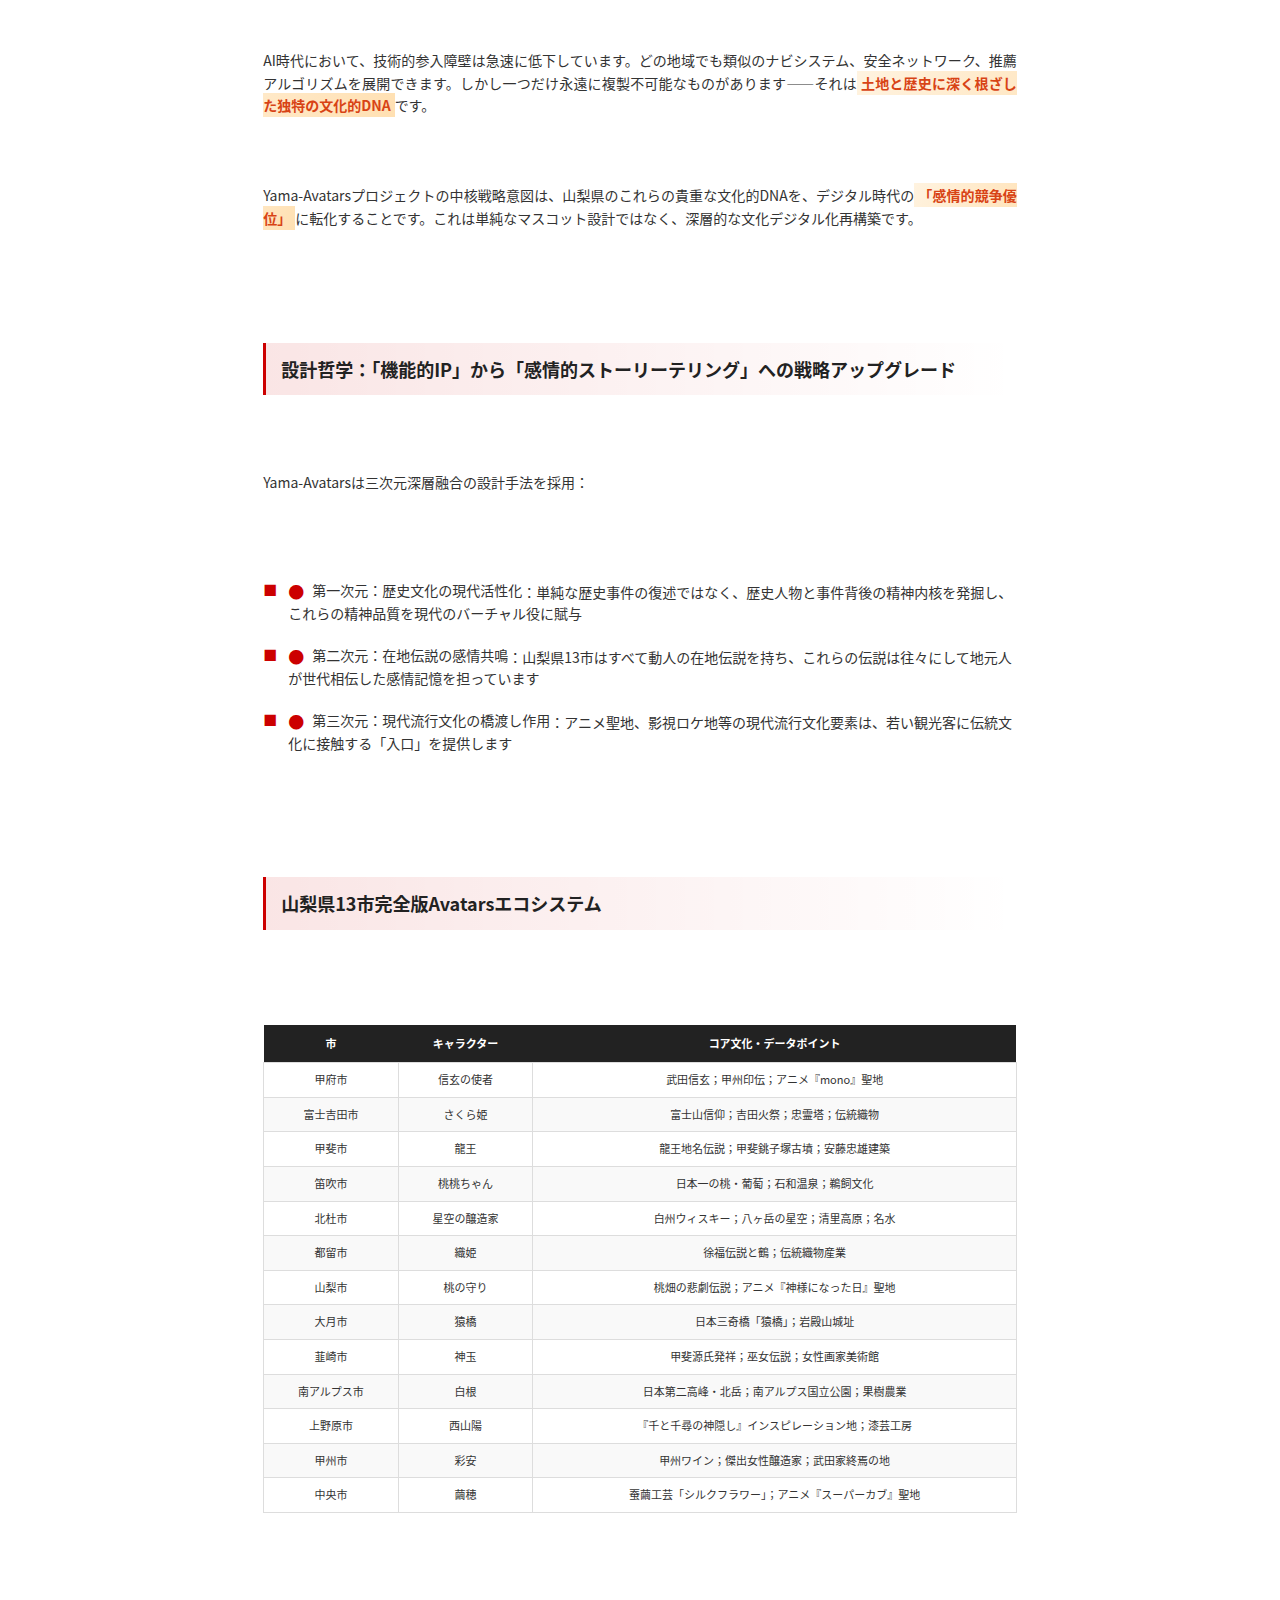
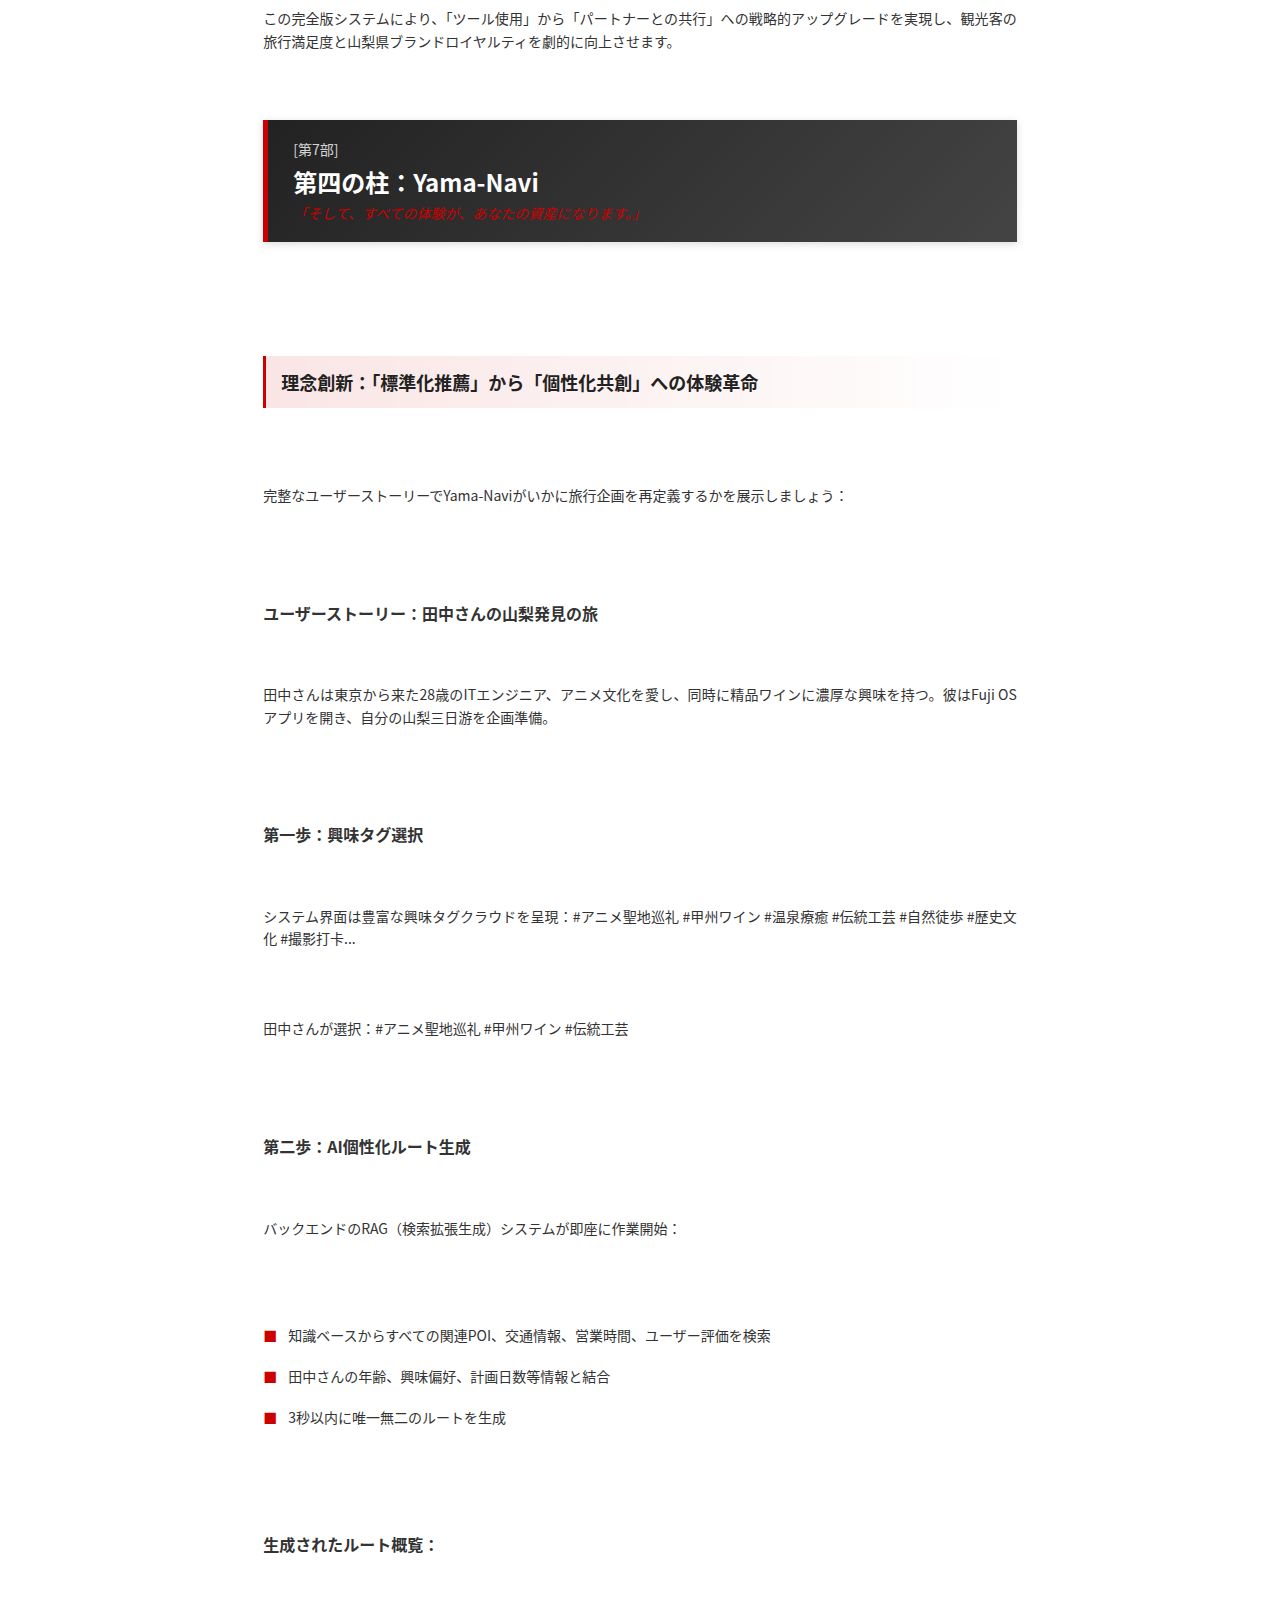
<file: pdf-document.html>
<!DOCTYPE html>
<html lang="ja">
<head>
    <meta charset="UTF-8">
    <meta name="viewport" content="width=device-width, initial-scale=1.0">
    <title>Fuji OS - 山梨県デジタル変革オペレーティングシステム</title>
    <style>
        /* PDF専用スタイル */
        @media print {
            @page {
                size: A4;
                margin: 25mm 20mm;
                @top-center {
                    content: "Fuji OS - 山梨県デジタル変革オペレーティングシステム";
                    font-size: 9px;
                    color: #888;
                }
                @bottom-center {
                    content: "ページ " counter(page);
                    font-size: 9px;
                    color: #888;
                }
            }
            
            @page :first {
                margin-top: 35mm;
                @top-center {
                    content: none;
                }
            }
            
            * {
                -webkit-print-color-adjust: exact !important;
                print-color-adjust: exact !important;
            }
            
            body {
                font-size: 12px;
                line-height: 1.5;
                color: #333;
            }
            
            .page-break {
                page-break-before: always;
            }
            
            .no-break {
                page-break-inside: avoid;
            }
        }
        
        /* 基础样式 */
        * {
            margin: 0;
            padding: 0;
            box-sizing: border-box;
        }
        
        body {
            font-family: 'Hiragino Sans', 'Noto Sans CJK JP', 'Yu Gothic', 'Meiryo', 'MS PGothic', sans-serif;
            font-size: 14px;
            line-height: 1.6;
            color: #333;
            background: #fff;
            max-width: 210mm;
            margin: 0 auto;
            padding: 20px;
        }
        
        /* 标题样式 */
        .document-header {
            text-align: center;
            margin-bottom: 50px;
            border-bottom: 3px solid #CC0000;
            padding-bottom: 30px;
            padding-top: 20px;
        }
        
        @media print {
            .document-header {
                margin-bottom: 60px;
                padding-top: 0;
            }
        }
        
        .logo-container {
            margin-bottom: 40px;
        }
        
        @media print {
            .logo-container {
                margin-bottom: 35mm;
            }
        }
        
        .logo-svg {
            width: 360px;
            height: auto;
        }
        
        @media print {
            .logo-svg {
                width: 320px;
            }
        }
        
        .document-title {
            font-size: 32px;
            font-weight: bold;
            color: #222;
            margin-bottom: 15px;
            letter-spacing: 2px;
        }
        
        @media print {
            .document-title {
                font-size: 28px;
                margin-bottom: 12px;
            }
        }
        
        .document-subtitle {
            font-size: 18px;
            color: #CC0000;
            font-weight: 600;
            margin-bottom: 20px;
            letter-spacing: 1px;
        }
        
        @media print {
            .document-subtitle {
                font-size: 16px;
                margin-bottom: 15px;
            }
        }
        
        .document-date {
            font-size: 14px;
            color: #666;
            font-weight: 500;
        }
        
        @media print {
            .document-date {
                font-size: 12px;
            }
        }
        
        /* 章节样式 */
        .chapter {
            margin-bottom: 45px;
        }
        
        @media print {
            .chapter {
                margin-bottom: 35mm;
            }
        }
        
        .chapter-header {
            background: linear-gradient(135deg, #222 0%, #444 100%);
            color: white;
            padding: 18px 25px;
            margin-bottom: 25mm;
            border-left: 5px solid #CC0000;
            box-shadow: 0 2px 8px rgba(0,0,0,0.15);
        }
        
        @media print {
            .chapter-header {
                padding: 15px 20px;
                margin-bottom: 20mm;
                box-shadow: none;
                -webkit-print-color-adjust: exact;
                print-color-adjust: exact;
            }
        }
        
        .chapter-number {
            font-size: 14px;
            opacity: 0.8;
        }
        
        .chapter-title {
            font-size: 24px;
            font-weight: bold;
            margin-top: 5px;
            line-height: 1.3;
        }
        
        @media print {
            .chapter-title {
                font-size: 20px;
            }
        }
        
        .chapter-tagline {
            font-size: 14px;
            font-style: italic;
            color: #CC0000;
            margin-top: 5px;
        }
        
        /* 内容样式 */
        .section-title {
            font-size: 18px;
            font-weight: bold;
            color: #222;
            margin: 30mm 0 20mm 0;
            padding-left: 15px;
            border-left: 3px solid #CC0000;
            background: linear-gradient(90deg, rgba(204, 0, 0, 0.1) 0%, rgba(204, 0, 0, 0) 100%);
            padding-top: 12px;
            padding-bottom: 12px;
        }
        
        @media print {
            .section-title {
                margin: 25mm 0 15mm 0;
                page-break-after: avoid;
            }
        }
        
        .subsection-title {
            font-size: 16px;
            font-weight: bold;
            color: #333;
            margin: 25mm 0 15mm 0;
        }
        
        @media print {
            .subsection-title {
                margin: 20mm 0 10mm 0;
                page-break-after: avoid;
            }
        }
        
        .content-paragraph {
            margin-bottom: 18mm;
            text-align: justify;
            text-justify: inter-character;
            line-height: 1.6;
        }
        
        @media print {
            .content-paragraph {
                margin-bottom: 15mm;
                line-height: 1.5;
            }
        }
        
        .highlight-text {
            background: linear-gradient(120deg, #FFF3E0 0%, #FFE0B2 100%);
            padding: 2px 4px;
            font-weight: 600;
            color: #D84315;
        }
        
        .important-quote {
            background: #f8f8f8;
            border-left: 4px solid #CC0000;
            padding: 18px 25px;
            margin: 25mm 0;
            font-style: italic;
            color: #555;
            line-height: 1.6;
        }
        
        @media print {
            .important-quote {
                margin: 20mm 0;
                padding: 15px 20px;
                page-break-inside: avoid;
            }
        }
        
        /* 表格样式 */
        .data-table {
            width: 100%;
            border-collapse: collapse;
            margin: 25mm 0;
            font-size: 11px;
        }
        
        @media print {
            .data-table {
                margin: 20mm 0;
                font-size: 10px;
                page-break-inside: avoid;
            }
        }
        
        .data-table th {
            background: #222;
            color: white;
            padding: 10px;
            text-align: center;
            font-weight: bold;
        }
        
        .data-table td {
            padding: 8px 10px;
            border: 1px solid #ddd;
            text-align: center;
        }
        
        .data-table tr:nth-child(even) {
            background: #f9f9f9;
        }
        
        /* 列表样式 */
        .feature-list {
            list-style: none;
            margin: 20mm 0;
        }
        
        @media print {
            .feature-list {
                margin: 15mm 0;
            }
        }
        
        .feature-list li {
            padding: 10px 0;
            padding-left: 25px;
            position: relative;
            line-height: 1.5;
        }
        
        @media print {
            .feature-list li {
                padding: 8px 0;
                break-inside: avoid;
            }
        }
        
        .feature-list li:before {
            content: "■";
            color: #CC0000;
            position: absolute;
            left: 0;
            font-weight: bold;
        }
        
        /* 代码块样式 */
        .code-block {
            background: #f5f5f5;
            border: 1px solid #ddd;
            border-radius: 4px;
            padding: 20px;
            font-family: 'Courier New', monospace;
            font-size: 11px;
            margin: 20mm 0;
            overflow-x: auto;
            line-height: 1.4;
        }
        
        @media print {
            .code-block {
                margin: 15mm 0;
                padding: 15px;
                font-size: 10px;
                page-break-inside: avoid;
            }
        }
        
        /* 图标样式 */
        .icon-text {
            display: inline-flex;
            align-items: center;
            gap: 8px;
        }
        
        .icon-text:before {
            content: "●";
            font-size: 16px;
            color: #CC0000;
        }
        
        .icon-text.advantage:before {
            content: "●";
        }
        
        .icon-text.feature:before {
            content: "●";
        }
        
        .icon-text.value:before {
            content: "●";
        }
        
        /* 页眉页脚样式 */
        .page-footer {
            text-align: center;
            margin-top: 40px;
            padding-top: 20px;
            border-top: 1px solid #ddd;
            font-size: 12px;
            color: #666;
        }
        
        /* 响应式调整 */
        @media screen and (max-width: 768px) {
            body {
                padding: 10px;
                font-size: 12px;
            }
            
            .document-title {
                font-size: 24px;
            }
            
            .chapter-title {
                font-size: 20px;
            }
        }
        
        /* 打印优化 */
        @media print {
            .chapter {
                page-break-inside: avoid;
            }
            
            .section-title {
                page-break-after: avoid;
                orphans: 2;
                widows: 2;
            }
            
            .data-table {
                page-break-inside: avoid;
            }
            
            .subsection-title {
                page-break-after: avoid;
                orphans: 2;
                widows: 2;
            }
            
            .feature-list {
                page-break-inside: avoid;
            }
            
            .important-quote {
                page-break-inside: avoid;
            }
            
            .code-block {
                page-break-inside: avoid;
            }
            
            /* 孤立行处理 */
            p, .content-paragraph {
                orphans: 2;
                widows: 2;
            }
        }
    </style>
</head>
<body>
    <!-- 文档标题页 -->
    <div class="document-header no-break">
        <div class="logo-container">
            <img src="./logo.png" class="logo-svg" alt="Fuji OS Logo">
        </div>
        <h2 class="document-subtitle">山梨県デジタル変革オペレーティングシステム</h2>
        <div class="document-date">2025年 - プロジェクト提案書</div>
    </div>
    
    <div class="title-page-break" style="page-break-after: always; height: 0;"></div>

    <!-- 第1部：ヒーローセクション -->
    <div class="chapter no-break">
        <div class="chapter-header">
            <div class="chapter-number">[第1部]</div>
            <h2 class="chapter-title">Fuji OS</h2>
            <div class="chapter-tagline">「地方創生2.0へ。山梨の持つ無限の可能性を、共に実装するOS。」</div>
        </div>
        
        <div class="content-paragraph">
            日本の「デジタル田園都市国家構想」という壮大なビジョンに深く呼応し、Fuji OSは単なるスマートシティソリューションではなく、山梨県のために特別に設計された<span class="highlight-text">デジタル変革オペレーティングシステム</span>です。
        </div>
        
        <div class="content-paragraph">
            私たちはスマート交通、緊急防災、文化観光体験、地域ブランド構築という4つの中核領域を、<span class="highlight-text">単純にパッケージ化するのではなく</span>、<span class="highlight-text">統一されたデジタルエコシステムとして有機的に融合</span>させます。各モジュールは孤立して動作するのではなく、統一価値循環プロトコルを通じて相互に支え合い、共に進化する有機的な全体を形成します。
        </div>
        
        <div class="important-quote">
            これは単なる技術のアップグレードではなく、発展モデルの根本的転換です：受動的な「デジタル化改造」から能動的な「デジタル化共創」へ；政府単独投入の「コストセンター」から多方共益の「価値エコシステム」へ；短期的な「プロジェクト納品」から長期的な「プラットフォーム運営」へ。
        </div>
        
        <div class="content-paragraph">
            山梨県の観光魅力、産業活力、住民生活品質の<span class="highlight-text">全方位デジタル基盤</span>として、Fuji OSは山梨県と手を携え、より繁栄し、より安全で、より魅力的なデジタル化未来を構築し、全日本の地方創生に複製・展開可能な成功範本を提供いたします。
        </div>
        
        <div class="important-quote">
            そして私たちの「統一価値循環プロトコル」は、あらゆる消費と移動を、単なる取引以上の価値あるものへと昇華させます。それは結(Yui)——単なる「積分」ではなく、この土地、この文化、このコミュニティと心を結んだ「繋がりの証明」なのです。私たちが山梨県のために為すあらゆる貢献は、互いを結び、共に歩む永続の絆として結実し、その絆こそが真の豊かさの源泉となるのです。
        </div>
    </div>

    <!-- 第2部：序章 -->
    <div class="chapter page-break">
        <div class="chapter-header">
            <div class="chapter-number">[第2部]</div>
            <h2 class="chapter-title">序章：時代の要請に応え、山梨の潜在力を発揮する</h2>
            <div class="chapter-tagline">「デジタル田園都市国家構想」に応え、山梨の未来を拓く</div>
        </div>
        
        <div class="section-title">時代背景：二重の挑戦の中の構造的機遇</div>
        
        <div class="content-paragraph">
            現在、日本は歴史の十字路に立っています。一方では、「地方創生」と「カーボンニュートラル」という2つの国家級戦略課題が迫っており、地方政府は人口高齢化、産業空洞化の厳しい現実の中で持続可能な発展の新たな道筋を見つけることが求められています。他方では、ポストコロナ時代の観光業の力強い復活が、前例のない構造的機遇の窓を開いています。
        </div>
        
        <div class="content-paragraph">
            この機遇の核心は、訪日観光客の需要構造の深刻な変化にあります。従来の「団体観光・表層体験・標準化商品」は、「深度観光・個性化体験・文化沈浸」によって急速に置き換えられています。若い世代の観光客は「記念撮影」式のチェックインに満足せず、心に触れる<span class="highlight-text">文化共鳴</span>と<span class="highlight-text">感情的繋がり</span>を渇望しています。
        </div>
        
        <div class="section-title">山梨県の戦略優位性：豊富な「原材料」と新機遇の統合</div>
        
        <div class="content-paragraph">
            山梨県は、ほぼ完璧な<span class="highlight-text">文化と自然資源の組み合わせ</span>を有しています：
        </div>
        
        <ul class="feature-list">
            <li><span class="icon-text">世界級ランドマーク</span>：富士山はユネスコ世界遺産として、世界で最も認知度の高い日本のシンボルです</li>
            <li><span class="icon-text">深い歴史的基盤</span>：武田信玄の戦略知恵、甲州印伝の匠の技芸、伝統温泉文化の癒しの力</li>
            <li><span class="icon-text">現代産業の優位性</span>：甲州ワインは国際的に数々の賞を受賞し、白州ウイスキーは世界に名を馳せ、精密製造業の技術は先進的です</li>
            <li><span class="icon-text">アニメ聖地クラスター</span>：『千と千尋の神隠し』から『神様になった日』まで、13市それぞれに現代ポップカルチャーのランドマークがあります</li>
        </ul>
        
        <div class="section-title">Fuji OSの戦略使命：「原材料」から「システム統合ソリューション」へ</div>
        
        <div class="content-paragraph">
            私たちの中核理念は<span class="highlight-text">「システム価値統合」</span>です：
        </div>
        
        <ul class="feature-list">
            <li><span class="icon-text advantage">横方向統合</span>：分散した文化資源、商業資源、自然資源を統一されたデジタル体験に統合</li>
            <li><span class="icon-text advantage">縦方向貫通</span>：観光客の浅層消費を深度文化体験に転化し、一回性の訪問を長期的感情繋がりに転化</li>
            <li><span class="icon-text advantage">価値閉環</span>：すべての消費、すべての移動、すべての交流を、地元経済発展を推進する「正向循環」に転化</li>
        </ul>
    </div>

    <!-- 第3部：Fuji OS - 全く新しいデジタル基盤 -->
    <div class="chapter page-break">
        <div class="chapter-header">
            <div class="chapter-number">[第3部]</div>
            <h2 class="chapter-title">我々の解答 - Fuji OS、全く新しいデジタル基盤</h2>
            <div class="chapter-tagline">なぜ「アプリケーション」ではなく、「オペレーティングシステム」なのか？</div>
        </div>
        
        <div class="section-title">従来ソリューションの構造的困境：なぜ「中央集権型ブレイン」モデルは過去のものとなったか</div>
        
        <div class="content-paragraph">
            過去10年間、世界のスマートシティ建設の大部分は「中央集権型ブレイン」モデルを採用してきました。このモデルの基本論理は：政府または大型科学技術企業が巨大なデータセンターの建設に投資し、すべての計算、決定、ストレージをこの「スーパーブレイン」に集中させ、その後各種センサーと端末設備を通じてデータを収集し、中央処理を経た後、指令を各実行レベルに配布するというものです。
        </div>
        
        <div class="content-paragraph">
            このモデルは理論的には完璧に見えますが、実践では3つの致命的な構造的問題を露呈しています：
        </div>
        
        <ul class="feature-list">
            <li><span class="icon-text">資本負担の耐え難さ</span>：このような「スーパーブレイン」を建設するには、巨額の前期資本投入（CAPEX）が必要です</li>
            <li><span class="icon-text">単一障害点のシステム性リスク</span>：すべての卵を一つのかごに入れることは、システム全体の命脈が一つの中央ノードに握られることを意味します</li>
            <li><span class="icon-text">イノベーション生態の閉鎖性</span>：中央集権型システムは往々にして閉鎖的な技術アーキテクチャと専有プロトコルを採用し、第三者開発者の参与が困難です</li>
        </ul>
        
        <div class="section-title">分散型ニューラルネットワーク：Fuji OSの革命的技術哲学</div>
        
        <div class="content-paragraph">
            従来モデルの困境に直面して、Fuji OSは根本的な戦略転換を提案します：「中央集権型ブレイン」から<span class="highlight-text">「分散型ニューラルネットワーク」</span>への転向。
        </div>
        
        <div class="subsection-title">Fuji OSの分散アーキテクチャの3つの革命的優位性：</div>
        
        <ul class="feature-list">
            <li><span class="icon-text advantage">資本の劇的軽量化</span>：私たちは巨大な専用データセンターを建設する必要がなく、世界既存の分散計算リソースを利用します</li>
            <li><span class="icon-text advantage">極高い耐障害性と靭性</span>：分散アーキテクチャは天然的に「単一障害点なし」の特性を具備し、災害多発国である日本の地理特性に特別な戦略価値を持ちます</li>
            <li><span class="icon-text advantage">開放イノベーション生態の自然形成</span>：分散アーキテクチャは開放的な技術標準とプロトコルを採用し、どの開発者でもFuji OSプラットフォーム上でアプリケーションとサービスを開発できます</li>
        </ul>
        
        <div class="section-title">統一デジタル基盤としての戦略価値</div>
        
        <div class="content-paragraph">
            Fuji OSが「オペレーティングシステム」と定義される理由は、その統合性にあります。分散型アイデンティティ（DID）と非カストディアルウォレットを基盤として、すべてのユーザーと商店に生態系への「デジタルパスポート」と「統一資産アカウント」を提供します。
        </div>
        
        <ul class="feature-list">
            <li><span class="icon-text feature">統一デジタルアイデンティティ（DID）システム</span>：各ユーザーは唯一性、可搬性、プライバシー保護の特徴を持つブロックチェーン技術ベースの分散アイデンティティ標識を持ちます</li>
            <li><span class="icon-text feature">統一資産管理システム</span>：内蔵の非カストディアルウォレットを通じて、結(Yui)積分、デジタルコレクション、将来の法定デジタル通貨統合への技術準備を安全に管理できます</li>
            <li><span class="icon-text feature">統一価値交換プロトコル</span>：すべての上位アプリケーション（Eco-Go、Anshin、Yama-Navi、Yama-Avatars）は同じ価値交換ルールに基づいて運行し、シームレスな体験、価値互通、データ協同を確保します</li>
        </ul>
        
        <div class="section-title">無限拡張の未来：四大支柱は序章に過ぎない</div>
        
        <div class="content-paragraph">
            重要な点として強調したいのは、Eco-Go、Anshin、Yama-Navi、Yama-Avatarsは、私たちがFuji OSという強力な基盤設備を利用して構築した<span class="highlight-text">第一弾AIサービスマトリックス</span>に過ぎないということです。これらは山梨県の現在最も核心的な課題を解決するために精心選択したスタート地点ですが、決してゴールではありません。
        </div>
    </div>

    <!-- 第4部：支柱一：Eco-Go -->
    <div class="chapter page-break">
        <div class="chapter-header">
            <div class="chapter-number">[第4部]</div>
            <h2 class="chapter-title">第一の柱：Eco-Go</h2>
            <div class="chapter-tagline">「スムーズな交通こそ、最高のおもてなし。」</div>
        </div>
        
        <div class="section-title">理念革新：「個体最速」から「システム最適」への範式転換</div>
        
        <div class="content-paragraph">
            こんなシーンを想像してみてください：週末の河口湖、数千万の観光客が同時にナビアプリで「最速ルート」を探します。結果は何でしょうか？全員が同じ主幹道路に誘導され、深刻な渋滞を引き起こします。
        </div>
        
        <div class="content-paragraph">
            これが従来ナビ思考の根本的欠陥です。Eco-Goは全く新しい思考フレームワーク：<span class="highlight-text">「都市交通エントロピー」理論</span>を提出します。
        </div>
        
        <div class="section-title">都市交通エントロピー：科学言語で交通問題を再定義</div>
        
        <div class="content-paragraph">
            私たちは創造的に熱力学の「エントロピー」概念を都市交通モデリングに導入します。
        </div>
        
        <div class="subsection-title">高エントロピー状態の都市交通（乱雑な部屋のよう）：</div>
        <ul class="feature-list">
            <li>車両が少数の道路に無秩序に集中し、深刻な渋滞を形成</li>
            <li>頻繁な発停が大量のエネルギー無効散逸を引き起こし、燃費と排出が激増</li>
            <li>運転者の感情が焦燥し、交通事故リスクが上昇</li>
            <li>都市全体の運輸効率が最低点に下降</li>
        </ul>
        
        <div class="subsection-title">低エントロピー状態の都市交通（整然とした部屋のよう）：</div>
        <ul class="feature-list">
            <li>車流が道路網全体に均等分布し、深刻な渋滞点なし</li>
            <li>車両が平安な巡航速度を保持し、エネルギー消費最小化</li>
            <li>運転体験が愉快で、安全性が大幅向上</li>
            <li>都市全体が高効率、調和の運転状態を呈す</li>
        </ul>
        
        <div class="section-title">Eco-Goのコアミッション：「負エントロピー貢献者」の育成</div>
        
        <div class="content-paragraph">
            Eco-Goは単純にユーザーにルート推薦を提供するのではなく、各ユーザーを都市交通システムの<span class="highlight-text">「負エントロピー貢献者」</span>に転化することです。
        </div>
        
        <div class="section-title">双重価値創造：観光客体験と住民福祉の完璧バランス</div>
        
        <div class="subsection-title">観光客への価値創造：</div>
        <ul class="feature-list">
            <li><span class="icon-text value">極致の移動体験</span>：AI全体調度により観光客が渋滞を避け、最も流暢で快適な移動体験を獲得</li>
            <li><span class="icon-text value">意外な発見の旅</span>：「エコルート」を通じて、観光客が沿道の深巷に隠れた特色小店、手工芸坊、伝統レストランに自然に誘導</li>
            <li><span class="icon-text value">価値回馈</span>：毎回の賢明なルート選択が結(Yui)積分に転化され、観光客の理性行為が実在のリターンを獲得</li>
        </ul>
        
        <div class="subsection-title">住民への価値創造：</div>
        <ul class="feature-list">
            <li><span class="icon-text value">通勤圧力緩和</span>：観光客流量を分散することで、住民日常通勤の渋滞圧力を効果的に低下</li>
            <li><span class="icon-text value">身辺の美を発見</span>：AI推薦ルートが住民の生活区域内で無視された美景と特色店舗を再発見させる</li>
            <li><span class="icon-text value">直接経済収益</span>：住民のすべてのエコ移動選択が結(Yui)積分を獲得し、日常通勤を経済収益に転化</li>
        </ul>
        
        <div class="section-title">科学奖励メカニズム：すべての貢献を精確に定量化</div>
        
        <div class="content-paragraph">
            貢献権重計算公式：
        </div>
        
        <div class="code-block">
C_weight = Σ(ΔV × SII)

具体シーン例：
- ΔV（転移流量単位）= 1：成功的に一つの車両単位を転移
- SII（システム不安定指数）= 85：AIモデル予測大橋路段の渋滞リスク評点85（満点100）
- 本回貢献権重 = 1 × 85 = 85点
        </div>
        
        <div class="content-paragraph">
            この精巧な設計により、Eco-Goは単なる交通ナビツールではなく、自己奨励・自己最適化可能なスマート交通エコシステムとなり、真に「すべての移動を地域経済活力に転換」のビジョンを実現します。
        </div>
    </div>

    <!-- 第5部：支柱二：Anshin -->
    <div class="chapter page-break">
        <div class="chapter-header">
            <div class="chapter-number">[第5部]</div>
            <h2 class="chapter-title">第二の柱：Anshin</h2>
            <div class="chapter-tagline">「最先端テクノロジーで、揺るぎない安心を築く。」</div>
        </div>
        
        <div class="section-title">コア理念：「機能性安全」から「感情性安心」への全面アップグレード</div>
        
        <div class="content-paragraph">
            伝統的災害予警システムは「Safety」——つまり機能性安全保障に専念します。しかしAnshinが提供するのは「Peace of Mind」——つまり山梨にいるすべての人が心底から感じる安心感です。これは単なる技術能力の差別ではなく、設計理念の根本的違いです。
        </div>
        
        <div class="content-paragraph">
            <span class="highlight-text">Anshinのブランドポジショニング</span>：政府、先端企業、コミュニティ住民が共同構築する、温度のある官民共贏（Public-Private Partnership）社会安全ネットワーク。
        </div>
        
        <div class="section-title">コア機能一：AI駆動の即時災情感知ネットワーク</div>
        
        <div class="subsection-title">ユーザー参与メカニズム：すべての人を安全守護者に</div>
        <ul class="feature-list">
            <li>アプリ内蔵の極簡化ワンクリックアップロード界面を通じて、ユーザーがUGC形式で画像・テキスト災害情報を即時アップロード</li>
            <li>システムは「奖励優先」戦略採用：まず奖励発放、その後検証実行、緊急時刻にユーザーがシステム確認を待つ必要を避ける</li>
        </ul>
        
        <div class="subsection-title">AI交差検証能力：1分以内に混沌から明晰へ</div>
        <ul class="feature-list">
            <li>専用AIサブネットを配備し、1分以内に海量UGC情報に対する迅速相互検証・真偽判定を実行</li>
            <li>画像識別、テキスト語意分析、地理位置検証、時間スタンプチェック等多次元交差検証を通じて、迅速に偽を除き真を存す</li>
            <li>高精度、信頼性高いリアルタイム災害マップを生成し、後続疎散決策に信頼できる基礎を提供</li>
        </ul>
        
        <div class="section-title">コア機能二：「最安全 > 最速」の全域疏散企画エンジン</div>
        
        <div class="content-paragraph">
            <span class="highlight-text">設計哲学の根本転換</span>：伝統疏散企画は往々にして「最速疏散」論理を採用しますが、これはすべての人が同じ「最速ルート」に押し寄せ、二次渋滞と群衆事故リスクを引き起こす可能性があります。Anshinは「最安全優先」の全新アルゴリズム論理を採用します。
        </div>
        
        <div class="subsection-title">予測能力：「予見性」を具備した安全経路企画</div>
        <ul class="feature-list">
            <li>リアルタイム気象データ（風向、降雨量、気温等）と結合</li>
            <li>地理データ（地形、海抜、建築密度等）を整合</li>
            <li>AI模擬火勢延焼、洪水浸水、土砂災害リスク等次生災害の発展趨勢</li>
            <li>現在危険を避けるだけでなく、未来1-3時間のリスク変化を予見できる安全経路を生成</li>
        </ul>
        
        <div class="section-title">革命的な企業協力モデル：「供給者関係」から「価値共創パートナー」へ</div>
        
        <div class="subsection-title">トヨタ自動車との深層戦略協力：相互依存型価値循環の構築</div>
        
        <div class="content-paragraph">
            価値交換の革新設計：
        </div>
        <ul class="feature-list">
            <li><span class="icon-text feature">基礎データ購読モデル</span>：FANネットワークがトヨタに持続的に結(Yui)を支払い、その30万台車両提供の匿名化・リアルタイム走行データを獲得</li>
            <li><span class="icon-text feature">「初報情報」スーパー報奨メカニズム</span>：ある車両が特定災害情報の有効情報源となった第一報告者となった時、システムがトヨタに高額結(Yui)報奨を支給</li>
            <li><span class="icon-text feature">ブランド価値転換</span>：トヨタはこれらの報奨で「市民英雄賞」を設立し、重要情報を提供した車両オーナーを表彰、ブランドESGイメージを顕著に向上</li>
        </ul>
        
        <div class="section-title">金融機関との協力：データ資産化の革命的革新</div>
        
        <div class="content-paragraph">
            「リスク価値減損（VaR Mitigation）」定価モデル：データ価値を再定義
        </div>
        
        <div class="content-paragraph">
            従来のデータ取引モデルは「回数課金制」：銀行が一回データを提供し、プラットフォームが一回費用を支払う。しかしこのモデルはデータの真正価値——それのリスクコントロールと損失回避への貢献を完全に無視します。
        </div>
        
        <div class="important-quote">
            例：ある台風警報において、銀行の資産データがAnshin最適避難対策に協力し、成功的に価値10億円の商業区を洪水被害から保護。5%の分配比率により、銀行は価値5000万円の結(Yui)をデータ貢献の対価として獲得。
        </div>
        
        <div class="content-paragraph">
            この革命的協力モデルを通じて、Anshinは公共安全を単純な「政府支出」から<span class="highlight-text">自己維持型価値エコシステム</span>への根本転換を実現しました。
        </div>
    </div>

    <!-- 第6部：支柱三：Yama-Avatars -->
    <div class="chapter page-break">
        <div class="chapter-header">
            <div class="chapter-number">[第6部]</div>
            <h2 class="chapter-title">第三の柱：Yama-Avatars</h2>
            <div class="chapter-tagline">「13の市が、一つのチームとして、あなたをお迎えします。」</div>
        </div>
        
        <div class="section-title">戦略背景：同質化の波の中で「感情的な競争優位」を構築</div>
        
        <div class="content-paragraph">
            AI時代において、技術的参入障壁は急速に低下しています。どの地域でも類似のナビシステム、安全ネットワーク、推薦アルゴリズムを展開できます。しかし一つだけ永遠に複製不可能なものがあります——それは<span class="highlight-text">土地と歴史に深く根ざした独特の文化的DNA</span>です。
        </div>
        
        <div class="content-paragraph">
            Yama-Avatarsプロジェクトの中核戦略意図は、山梨県のこれらの貴重な文化的DNAを、デジタル時代の<span class="highlight-text">「感情的競争優位」</span>に転化することです。これは単純なマスコット設計ではなく、深層的な文化デジタル化再構築です。
        </div>
        
        <div class="section-title">設計哲学：「機能的IP」から「感情的ストーリーテリング」への戦略アップグレード</div>
        
        <div class="content-paragraph">
            Yama-Avatarsは三次元深層融合の設計手法を採用：
        </div>
        
        <ul class="feature-list">
            <li><span class="icon-text">第一次元：歴史文化の現代活性化</span>：単純な歴史事件の復述ではなく、歴史人物と事件背後の精神内核を発掘し、これらの精神品質を現代のバーチャル役に賦与</li>
            <li><span class="icon-text">第二次元：在地伝説の感情共鳴</span>：山梨県13市はすべて動人の在地伝説を持ち、これらの伝説は往々にして地元人が世代相伝した感情記憶を担っています</li>
            <li><span class="icon-text">第三次元：現代流行文化の橋渡し作用</span>：アニメ聖地、影視ロケ地等の現代流行文化要素は、若い観光客に伝統文化に接触する「入口」を提供します</li>
        </ul>
        
        <div class="section-title">山梨県13市完全版Avatarsエコシステム</div>
        
        <table class="data-table">
            <thead>
                <tr>
                    <th>市</th>
                    <th>キャラクター</th>
                    <th>コア文化・データポイント</th>
                </tr>
            </thead>
            <tbody>
                <tr>
                    <td>甲府市</td>
                    <td>信玄の使者</td>
                    <td>武田信玄；甲州印伝；アニメ『mono』聖地</td>
                </tr>
                <tr>
                    <td>富士吉田市</td>
                    <td>さくら姫</td>
                    <td>富士山信仰；吉田火祭；忠霊塔；伝統織物</td>
                </tr>
                <tr>
                    <td>甲斐市</td>
                    <td>龍王</td>
                    <td>龍王地名伝説；甲斐銚子塚古墳；安藤忠雄建築</td>
                </tr>
                <tr>
                    <td>笛吹市</td>
                    <td>桃桃ちゃん</td>
                    <td>日本一の桃・葡萄；石和温泉；鵜飼文化</td>
                </tr>
                <tr>
                    <td>北杜市</td>
                    <td>星空の醸造家</td>
                    <td>白州ウィスキー；八ヶ岳の星空；清里高原；名水</td>
                </tr>
                <tr>
                    <td>都留市</td>
                    <td>織姫</td>
                    <td>徐福伝説と鶴；伝統織物産業</td>
                </tr>
                <tr>
                    <td>山梨市</td>
                    <td>桃の守り</td>
                    <td>桃畑の悲劇伝説；アニメ『神様になった日』聖地</td>
                </tr>
                <tr>
                    <td>大月市</td>
                    <td>猿橋</td>
                    <td>日本三奇橋「猿橋」；岩殿山城址</td>
                </tr>
                <tr>
                    <td>韮崎市</td>
                    <td>神玉</td>
                    <td>甲斐源氏発祥；巫女伝説；女性画家美術館</td>
                </tr>
                <tr>
                    <td>南アルプス市</td>
                    <td>白根</td>
                    <td>日本第二高峰・北岳；南アルプス国立公園；果樹農業</td>
                </tr>
                <tr>
                    <td>上野原市</td>
                    <td>西山陽</td>
                    <td>『千と千尋の神隠し』インスピレーション地；漆芸工房</td>
                </tr>
                <tr>
                    <td>甲州市</td>
                    <td>彩安</td>
                    <td>甲州ワイン；傑出女性醸造家；武田家終焉の地</td>
                </tr>
                <tr>
                    <td>中央市</td>
                    <td>繭穂</td>
                    <td>蚕繭工芸「シルクフラワー」；アニメ『スーパーカブ』聖地</td>
                </tr>
            </tbody>
        </table>
        
        <div class="content-paragraph">
            この完全版システムにより、「ツール使用」から「パートナーとの共行」への戦略的アップグレードを実現し、観光客の旅行満足度と山梨県ブランドロイヤルティを劇的に向上させます。
        </div>
    </div>

    <!-- 第7部：支柱四：Yama-Navi -->
    <div class="chapter page-break">
        <div class="chapter-header">
            <div class="chapter-number">[第7部]</div>
            <h2 class="chapter-title">第四の柱：Yama-Navi</h2>
            <div class="chapter-tagline">「そして、すべての体験が、あなたの資産になります。」</div>
        </div>
        
        <div class="section-title">理念創新：「標準化推薦」から「個性化共創」への体験革命</div>
        
        <div class="content-paragraph">
            完整なユーザーストーリーでYama-Naviがいかに旅行企画を再定義するかを展示しましょう：
        </div>
        
        <div class="subsection-title">ユーザーストーリー：田中さんの山梨発見の旅</div>
        
        <div class="content-paragraph">
            田中さんは東京から来た28歳のITエンジニア、アニメ文化を愛し、同時に精品ワインに濃厚な興味を持つ。彼はFuji OSアプリを開き、自分の山梨三日游を企画準備。
        </div>
        
        <div class="subsection-title">第一歩：興味タグ選択</div>
        <div class="content-paragraph">
            システム界面は豊富な興味タグクラウドを呈現：#アニメ聖地巡礼 #甲州ワイン #温泉療癒 #伝統工芸 #自然徒歩 #歴史文化 #撮影打卡...
        </div>
        <div class="content-paragraph">
            田中さんが選択：#アニメ聖地巡礼 #甲州ワイン #伝統工芸
        </div>
        
        <div class="subsection-title">第二歩：AI個性化ルート生成</div>
        <div class="content-paragraph">
            バックエンドのRAG（検索拡張生成）システムが即座に作業開始：
        </div>
        <ul class="feature-list">
            <li>知識ベースからすべての関連POI、交通情報、営業時間、ユーザー評価を検索</li>
            <li>田中さんの年齢、興味偏好、計画日数等情報と結合</li>
            <li>3秒以内に唯一無二のルートを生成</li>
        </ul>
        
        <div class="subsection-title">生成されたルート概覧：</div>
        <ul class="feature-list">
            <li><span class="icon-text">第一日</span>：上野原市（『千と千尋』ロケ地）→ 中央市（『スーパーカブ』聖地 + 絹織物工芸体験）</li>
            <li><span class="icon-text">第二日</span>：甲州市（歴史酒庄深度体験 + 彩安キャラクター互動）→ 笛吹市（温泉リラックス）</li>
            <li><span class="icon-text">第三日</span>：山梨市（『神様になった日』聖地 + 伝統印伝工芸坊）</li>
        </ul>
        
        <div class="section-title">技術壁垒：RAGアーキテクチャでAI「幻覚」問題を徹底解決</div>
        
        <div class="content-paragraph">
            従来AI企画の致命的欠陥：大部分のAI旅行企画ツールは大言語モデル（LLM）の内部知識に直接依存して建議を生成します。しかしLLMの訓練データは往々にして現実変化に遅れ、「幻覚」を産生しやすい——存在しないレストラン、間違った営業時間、既に閉鎖した景点等を推薦。
        </div>
        
        <div class="subsection-title">Yama-NaviのRAGアーキテクチャ革新：</div>
        
        <div class="content-paragraph">
            検索拡張生成（RAG）アーキテクチャを採用、作業流程：
        </div>
        
        <ul class="feature-list">
            <li><span class="icon-text feature">第一段階：需要理解と意図識別</span>：システムがユーザーの興味タグと個性化需要を接収</li>
            <li><span class="icon-text feature">第二段階：リアルタイム情報検索</span>：リアルタイム更新の山梨県本地化知識ベースから関連情報を検索</li>
            <li><span class="icon-text feature">第三段階：智能組合と最適化</span>：検索したリアルタイム情報とユーザー需要を智能マッチング</li>
        </ul>
        
        <div class="section-title">「支出変投資」の商業モデル革新</div>
        
        <div class="content-paragraph">
            「予期奖励」メカニズムが旅行企画を根本改革：
        </div>
        
        <div class="important-quote">
            三日游予期総収益：750結(Yui)（約75,000円相当の山梨県内消費額度）
        </div>
        
        <div class="content-paragraph">
            田中さんはこの「予期収益」数字を見て、内心に前例のない期待感が湧く：これは単なる旅行消費ではなく、「投資冒険」のようなものだ。
        </div>
        
        <div class="subsection-title">田中さんストーリーの結末：</div>
        
        <div class="content-paragraph">
            三日旅行終了後、田中さんは実際に810結(Yui)を獲得（予期より60結(Yui)多い、彼がいくつかの店舗で追加消費したため）。東京に戻った後、これらの積分でオンライン購入山梨県特産ワイン、手工芸品、さらには次回旅行のホテル予約まで可能と発見。
        </div>
        
        <div class="content-paragraph">
            <span class="highlight-text">六ヶ月後、田中さんは再び山梨県訪問を計画、今回は異なる興味タグ組合を選択、更多驚喜発見を期待...</span>
        </div>
        
        <div class="content-paragraph">
            この「支出変投資」モデル革新を通じて、Yama-Naviはユーザーに全新旅行体験を創造しただけでなく、山梨県のために持続可能な観光客保留と復訪メカニズムを建立し、真に「すべての体験をユーザー資産に」の承諾を実現しました。
        </div>
    </div>

    <!-- 第8部：経済エンジン -->
    <div class="chapter page-break">
        <div class="chapter-header">
            <div class="chapter-number">[第8部]</div>
            <h2 class="chapter-title">経済エンジン</h2>
            <div class="chapter-tagline">価値が地域循環する永動機</div>
        </div>
        
        <div class="section-title">結(Yui)の価値源泉：自給自足のデジタル経済エンジン</div>
        
        <div class="content-paragraph">
            私たちの経済モデルを深く探討する前に、根本的問題に回答しなければなりません：ユーザーと商家を激励するために用いられる結(Yui)、その価値は究竟何処から来るのか？これはプロジェクト方が無限「資金燃焼」する不持続な補贴モデルなのか？
        </div>
        
        <div class="important-quote">
            答えは否定的です。Fuji OSの経済エンジンは、自己価値生産可能な持続可能システムとして設計されています。
        </div>
        
        <div class="content-paragraph">
            結(Yui)の価値は凭空創造されるものではなく、その背後には真実の、<span class="highlight-text">世界先端の分散型AIネットワーク</span>提供の算力奖励が価値支撑として存在します。
        </div>
        
        <div class="section-title">コア理念：「本地経済刺激証明」——投機炒作との根本分野</div>
        
        <div class="content-paragraph">
            Web3とデジタル経済の波浪中で、私たちは多数のプロジェクトが純粋投機ツールに堕落するのを見ました。Fuji OSは設計初期から一つの根本原則を堅持：<span class="highlight-text">每一枚結(Yui)の産生は、すべて真実の本地経済貢献に対応しなければならない</span>。
        </div>
        
        <div class="content-paragraph">
            この原則を私たちは<span class="highlight-text">「本地経済刺激証明（Proof-of-Local-Economic-Stimulation）」</span>と呼び、伝統ブロックチェーンの「作業量証明」や「権益証明」とは截然と異なります。
        </div>
        
        <div class="section-title">価値生成の鉄律：真実消費が唯一の源泉</div>
        
        <div class="content-paragraph">
            結(Yui)生成は厳格な検証メカニズムに従います：
        </div>
        
        <ul class="feature-list">
            <li><span class="icon-text">地理定位検証</span>：山梨県境内の協力商店でなければならない</li>
            <li><span class="icon-text">消費行為検証</span>：統一価値循環ハブを通じた真実取引完成が必須</li>
            <li><span class="icon-text">時間スタンプ検証</span>：消費行為はシステム推薦時間窓口と一致が必須</li>
            <li><span class="icon-text">金額マッチング検証</span>：生成積分数量と実際消費金額の厳格対応</li>
        </ul>
        
        <div class="section-title">B2B2C双向激励：商家とユーザー関係の再定義</div>
        
        <div class="content-paragraph">
            従来消費モデルでは、商家とユーザーは往々にして対立関係にありました。しかしFuji OSは巧妙な激励設計を通じて、この対立関係を<span class="highlight-text">共創共益の協力関係</span>に転化します。
        </div>
        
        <div class="subsection-title">「60:40黄金分配比例」の深層論理</div>
        
        <div class="content-paragraph">
            ユーザーが協力商家で消費完成後、システム生成の結(Yui)は60:40比例で分配：
        </div>
        <ul class="feature-list">
            <li><span class="icon-text value">商家が60%獲得</span>：商家のFuji OSエコ系統深度参加を激励</li>
            <li><span class="icon-text value">ユーザーが40%獲得</span>：ユーザーのエコ系統貢献行為を奖励</li>
        </ul>
        
        <div class="section-title">跨子網補贴：エコ系統内部の「財政転移支払」構築</div>
        
        <div class="content-paragraph">
            Fuji OS最精妙な設計の一つは、<span class="highlight-text">「統一価値循環プロトコル」</span>を通じて異なるサブネット間の自動化資源配分を実現し、エコ系統全体の持続発展を確保することです。
        </div>
        
        <div class="subsection-title">工作メカニズム詳解：具体シーンで理解</div>
        
        <div class="content-paragraph">
            シーン設定：日曜午後、一人の観光客が甲州市の酒庄で10,000円消費してワイン品鑑体験。
        </div>
        
        <div class="code-block">
第一層分配：商家-ユーザー分配
- システムが100結(Yui)生成（1結(Yui) = 100円で計算）
- 酒庄が60結(Yui)獲得、ユーザーが40結(Yui)獲得

第二層分配：エコ系統基金分配
- 商家獲得60結(Yui)中から、自動的に10結(Yui)を「エコ系統共有基金」に控除
- 酒庄実際獲得50結(Yui)、ユーザーは依然完整な40結(Yui)獲得

第三層分配：跨子网補贴分配
- 5結(Yui) → Anshinサブネット：当日災害情報提供のデータ貢献者への奖励
- 3結(Yui) → Eco-Goサブネット：緩衝プールへの奖励、交通貢献奖励平滑化に用いる
- 2結(Yui) → システム維持基金：技術開発とエコ系統ガバナンスに用いる
        </div>
        
        <div class="section-title">価値循環の「永動機」効果</div>
        
        <div class="content-paragraph">
            上述三層機制の有機結合を通じて、Fuji OSは真の<span class="highlight-text">価値循環永動機</span>を構築しました：
        </div>
        
        <div class="subsection-title">正向循環の启動：</div>
        <ul class="feature-list">
            <li>優質サービス体験がより多くのユーザー参与を引き付け</li>
            <li>より多くのユーザーがより多くの真実消費と価値創造をもたらし</li>
            <li>より多くの価値創造がより多くの結(Yui)奖励を産生し</li>
            <li>より多くの奖励が商家により優質なサービス提供を激励</li>
        </ul>
        
        <div class="content-paragraph">
            この設計により、Fuji OSは単なるデジタル化ツールではなく、<span class="highlight-text">自己進化能力を持つ経済エコ系統</span>となり、真の意味での価値創造と循環の永動機です。
        </div>
    </div>

    <!-- 第9部：終章 -->
    <div class="chapter page-break">
        <div class="chapter-header">
            <div class="chapter-number">[第9部]</div>
            <h2 class="chapter-title">終章：未来共創</h2>
            <div class="chapter-tagline">未来へ、共に。山梨のために。</div>
        </div>
        
        <div class="section-title">共創パートナーシップへの正式招待：「供給商」から「共同創造者」へ</div>
        
        <div class="content-paragraph">
            今日、私たちがFuji OSの全貌をお見せする時、お持ちするのは単なる技術ソリューションではなく、<span class="highlight-text">深度共創のパートナーシップ招待</span>です。
        </div>
        
        <div class="content-paragraph">
            従来の政企協力モデルでは、企業は往々にして技術供給商と見做され、政府は購買方で、双方の関係は単向的、取引性でした。しかしFuji OSは全く新しい協力範式を代表します：私たちは山梨県の<span class="highlight-text">「デジタル化戦略共創パートナー」</span>となることを希望し、山梨県と共にリスクを負担し、成果を共有し、共同成長することを望みます。
        </div>
        
        <div class="subsection-title">この共創関係は四つの次元で体現されます：</div>
        
        <ul class="feature-list">
            <li><span class="icon-text feature">リスク共担次元</span>：私たちは政府に巨額の前期投資リスク負担を要求しません。プロジェクトは漸進式発展モデルを採用し、小規模試験点から開始し、実際効果に従って段階的に拡展します。</li>
            <li><span class="icon-text feature">価値共創次元</span>：プロジェクトの成功は単方面の努力に依存せず、政府、企業、商家、住民、観光客の共同参与が必要です。各方はすべて価値の創造者であり、同時に価値の受益者でもあります。</li>
            <li><span class="icon-text feature">成果共享次元</span>：プロジェクトが産生する経済効益、社会効益、技術資産は透明なメカニズムを通じて各方間で合理的に分配されます。</li>
            <li><span class="icon-text feature">長期承諾次元</span>：これは短期プロジェクトではなく、長期的なエコ系統建設過程です。私たちは持続的に研发資源を投入し、システムを不断に最適化・アップグレードし、山梨県が常にデジタル化発展の先端地位を保持することを確保すると承諾します。</li>
        </ul>
        
        <div class="section-title">新モデルの深遠価値実証：山梨県を超えたグローバル意義</div>
        
        <div class="content-paragraph">
            Fuji OSプロジェクトの意義は山梨県本身を遥かに超えます。私たちは<span class="highlight-text">全く新しい地方発展モデル</span>を実証しており、このモデルは三つの重要特徴を持ちます：
        </div>
        
        <ul class="feature-list">
            <li><span class="icon-text advantage">技術民主化特徴</span>：分散アーキテクチャと開放プラットフォーム設計を通じて、先進技術がもはや大企業と大都市の専売特許ではないことを証明。中小型地域は完全に合理的な技術経路を通じて、世界級のデジタル化能力を獲得できます。</li>
            <li><span class="icon-text advantage">価値循環特徴</span>：「本地経済刺激証明」原則を通じて、デジタル経済が実体経済と深度融合可能で、相互代替や対立ではないことを証明。</li>
            <li><span class="icon-text advantage">エコ系統協同特徴</span>：跨子网補贴メカニズムを通じて、公共サービスと商業サービスが統一エコ系統内で調和共生可能であることを証明。</li>
        </ul>
        
        <div class="section-title">複製可能で推广可能な成功モデル：グローバル地方発展に新範本を提供</div>
        
        <div class="content-paragraph">
            もしFuji OSが山梨県で成功を獲得すれば、その影響はグローバル性となります：
        </div>
        
        <ul class="feature-list">
            <li><span class="icon-text value">日本其他地域に範本提供</span>：日本には1741の市町村があり、それぞれが人口高齢化、経済空洞化、デジタル化転型の挑戦に直面。山梨県の成功はこれらの地域に学習・複製可能な発展経路を提供。</li>
            <li><span class="icon-text value">グローバル中小都市に啓発提供</span>：世界には山梨県のような数万の中小型地域があり、すべて独特な文化資源と自然禀賦を有するが、これらの資源を経済価値に転化する有効手段が欠如。</li>
            <li><span class="icon-text value">デジタル経済発展に新思路提供</span>：現在のデジタル経済は往々にして少数大都市と大プラットフォームに集中し、新たな発展不平衡を招いている。Fuji OSはデジタル経済が地域平衡発展促進のツールとなり得ることを証明。</li>
        </ul>
        
        <div class="section-title">誠摯な共創招待：共に歴史を書く</div>
        
        <div class="content-paragraph">
            山梨県は歴史性機遇節点に立っています。ポストコロナ時代の観光業復蘇、日本政府のデジタル化戦略推進、グローバルの持続可能発展への関注、これらの趨勢の匯聚が山梨県に千載一遇の発展窓口を創造しました。
        </div>
        
        <div class="important-quote">
            今日、私たちは正式に山梨県を招待し、私たちと共にこの興奮すべき共創の旅に踏み出しましょう：
            <br><br>
            - 私たちと共に山梨県をグローバル地方デジタル化転型の標杆に作り上げましょう<br>
            - 私たちと共に技術進步と文化伝承が調和共生できることを証明しましょう<br>
            - 私たちと共にデジタル経済と実体経済深度融合の新経路を探索しましょう<br>
            - 私たちと共に世界の中小地域発展に新たな可能性を提供しましょう
        </div>
        
        <div class="content-paragraph">
            <span class="highlight-text">未来の山梨県は、単に富士山麓の美麗地域にとどまらず、グローバル注目の智慧地域標杆となり、「デジタル田園都市国家構想」がビジョンから現実への光輝典範となるでしょう</span>。
        </div>
        
        <div class="content-paragraph">
            私たちと手を携えて共進し、山梨の明日のために、地方創生の未来のために、人類社会のより美好なデジタル化明日のために！
        </div>
    </div>

    <!-- 页脚 -->
    <div class="page-footer">
        <div>Fuji OS - 山梨県デジタル変革オペレーティングシステム</div>
        <div>プロジェクト提案書 | 2025年</div>
        <div>© 2025 Fuji OS Project Team. All rights reserved.</div>
    </div>
</body>
</html>
</file>
